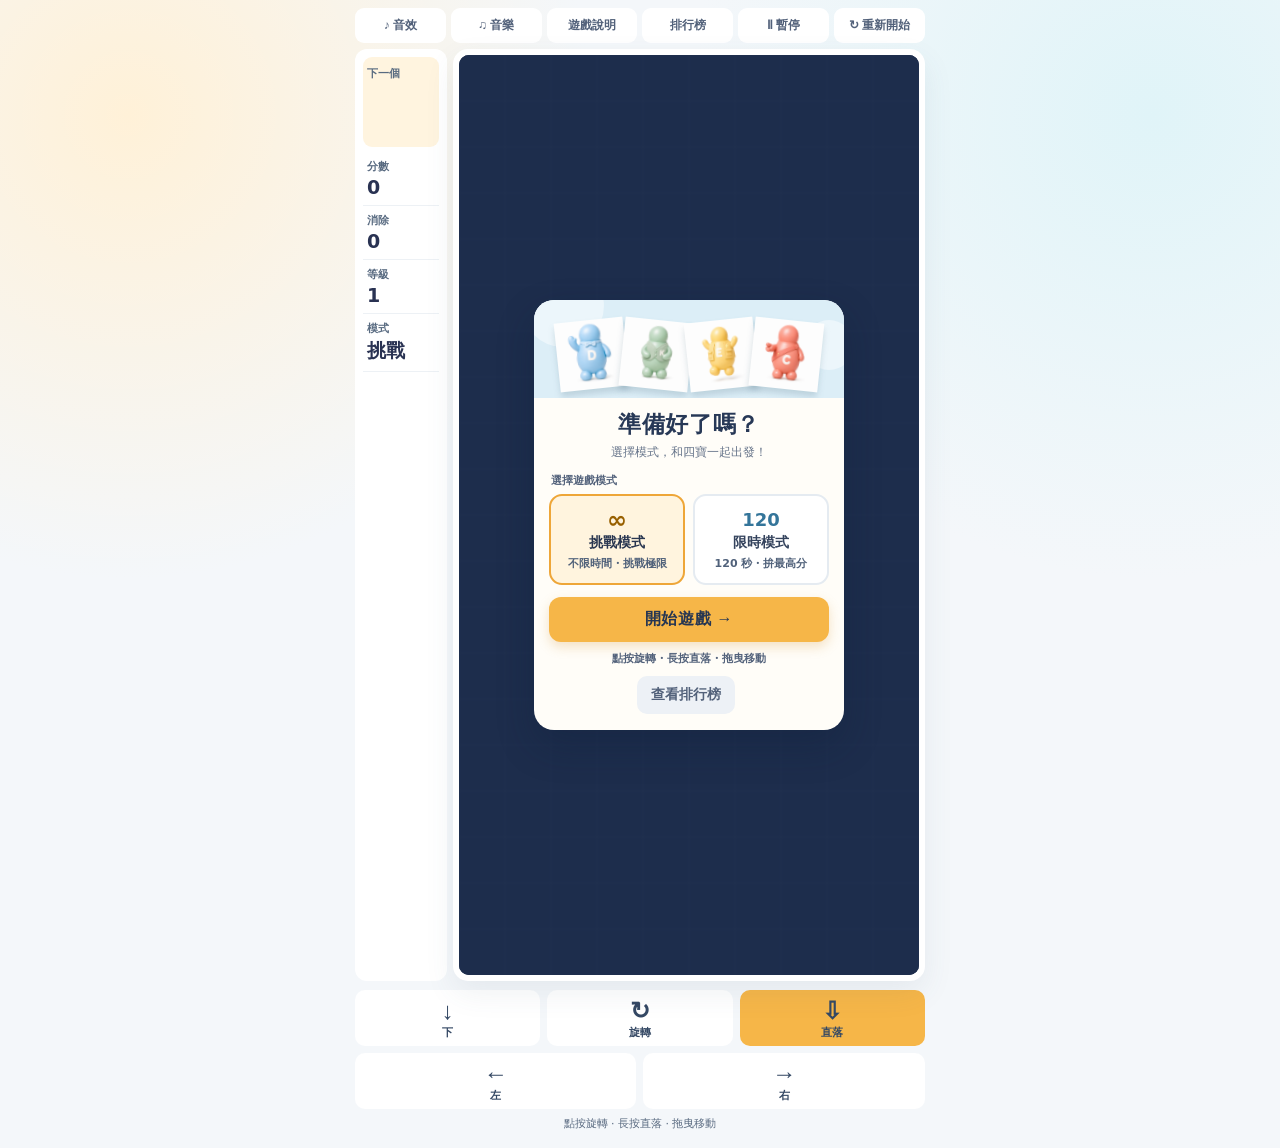
<file: index.html>
<!doctype html><html lang="zh-Hant"><head><meta charset="utf-8"><meta name="viewport" content="width=device-width,initial-scale=1,viewport-fit=cover"><title>四寶方塊｜呼吸小氣球</title><link rel="stylesheet" href="style.css?v=20261102-8"></head><body>
<main class="shell"><div class="game-layout"><div class="toolbar"><button id="sound" aria-pressed="true" aria-label="音效開啟">♪ 音效</button><button id="music" aria-pressed="true" aria-label="音樂開啟">♫ 音樂</button><button id="help">遊戲說明</button><button id="ranking">排行榜</button><button id="pause">Ⅱ 暫停</button><button id="restart">↻ 重新開始</button></div><div class="play-layout"><div class="scorebar"><div><small>分數</small><strong id="score">0</strong></div><div><small>消除</small><strong id="lines">0</strong></div><div><small>等級</small><strong id="level">1</strong></div><div><small>模式</small><strong id="mode-display">挑戰</strong></div><div class="next"><small>下一個</small><canvas id="next" width="120" height="100" aria-label="下一個方塊"></canvas></div></div><div class="board-wrap"><div class="board-area"><canvas id="board" width="300" height="600" aria-label="遊戲棋盤"></canvas><div id="board-timer" class="board-timer" hidden aria-label="剩餘時間"><span>剩餘</span><strong id="time">120</strong><span>秒</span></div><div id="feedback" class="feedback" aria-hidden="true"></div><div class="overlay" id="overlay"><div class="overlay-card"><div class="team" aria-label="四寶集合"><img src="character-d.png" alt="D寶"><img src="character-k.png" alt="K寶"><img src="character-e.png" alt="E寶"><img src="character-c.png" alt="C寶"></div><h2 id="overlay-title">準備好了嗎？</h2><p id="overlay-text">選擇模式，和四寶一起出發！</p><div id="setup"><fieldset class="mode-options"><legend>選擇遊戲模式</legend><label><input type="radio" name="mode" value="challenge" checked><span><i class="mode-icon" aria-hidden="true">∞</i><b>挑戰模式</b><small>不限時間・挑戰極限</small></span></label><label><input type="radio" name="mode" value="timed"><span><i class="mode-icon" aria-hidden="true">120</i><b>限時模式</b><small>120 秒・拚最高分</small></span></label></fieldset></div><form id="result-form" hidden><label for="nickname">輸入暱稱，登錄公開排行榜</label><div class="result-input"><input id="nickname" maxlength="12" placeholder="輸入暱稱"><button type="submit">登錄成績</button></div><p id="result-status" role="status"></p></form><div id="coupon-area" class="coupon-area" hidden><a class="coupon-button" href="https://www.dk-shoes.com.tw/v2/GameModule/40931/gpc001/2026070241306" target="_blank" rel="noopener noreferrer">玩輪盤拿好康</a></div><button id="start" class="primary">開始遊戲 →</button><p id="start-hint" class="start-hint">點按旋轉・長按直落・拖曳移動</p><button id="overlay-ranking" class="secondary overlay-ranking" type="button">查看排行榜</button><button id="menu" class="secondary" hidden>返回選擇模式</button></div></div></div></div></div><div class="controls" aria-label="遊戲按鈕"><button type="button" data-action="down" aria-label="向下">↓<small>下</small></button><button type="button" data-action="rotateRight" aria-label="向右旋轉">↻<small>旋轉</small></button><button type="button" data-action="drop" aria-label="直落">⇩<small>直落</small></button><button type="button" data-action="left" aria-label="向左">←<small>左</small></button><button type="button" data-action="right" aria-label="向右">→<small>右</small></button></div><p class="hint">點按旋轉 · 長按直落 · 拖曳移動</p></div></main>
<dialog id="info-dialog"><div class="dialog-head"><h2 id="dialog-title"></h2><button id="close-dialog" aria-label="關閉">✕</button></div><div id="dialog-body"></div></dialog><script src="game.js?v=20261102-8"></script></body></html>
</file>
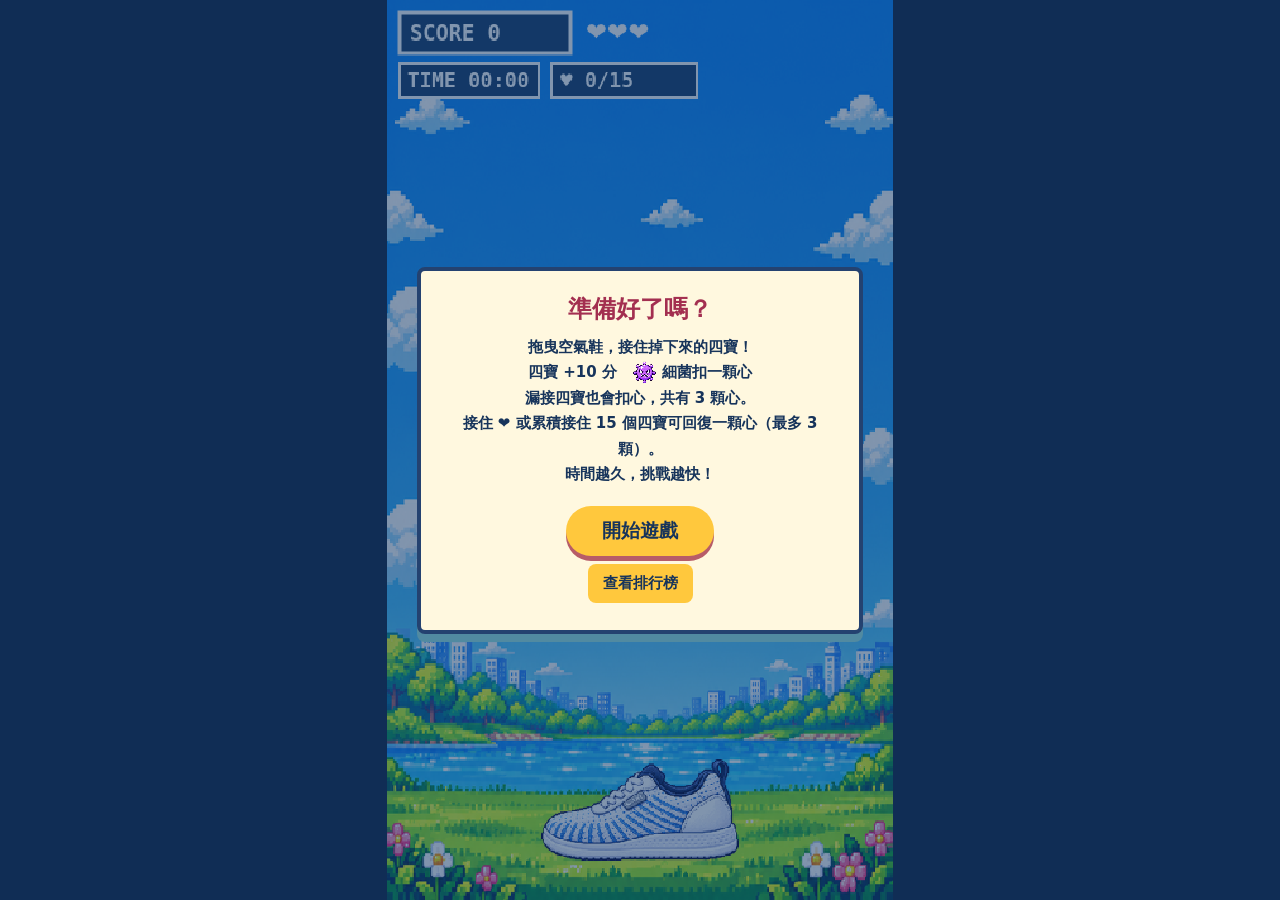
<file: catch-game/index.html>
<!doctype html>
<html lang="zh-Hant"><head><meta charset="utf-8"><meta name="viewport" content="width=device-width,initial-scale=1,viewport-fit=cover"><title>小氣球接接樂</title><style>*{box-sizing:border-box}html,body{margin:0;width:100%;height:100%;background:#102d55;font-family:system-ui,sans-serif}body{display:grid;place-items:center;overflow:hidden}.shell{width:min(100vw,56.25dvh);height:min(100dvh,177.7778vw)}h1,.sub,.hint{display:none}.stage{position:relative;width:100%;height:100%;overflow:hidden;touch-action:none;background:#168beb}canvas{display:block;width:100%;height:100%;image-rendering:pixelated}.pause{position:absolute;right:3%;top:1.5%;border:3px solid #a85a00;border-radius:8px;background:#ffd43c;color:#173a6c;font-size:20px;font-weight:bold;padding:4px 11px;cursor:pointer;z-index:2}.pause[hidden]{display:none}.sound{position:absolute;right:16%;top:1.5%;border:3px solid #a85a00;border-radius:8px;background:#ffd43c;color:#173a6c;font-size:18px;padding:4px 8px;z-index:2;cursor:pointer}.sound[hidden]{display:none}.overlay{position:absolute;inset:0;display:flex;align-items:center;justify-content:center;background:#14396788;padding:6%}.overlay.hidden{display:none}.card{background:#fff8df;color:#17345b;border:4px solid #244270;border-radius:8px;padding:22px 14px;width:100%;box-shadow:0 8px 0 #518aa1;text-align:center}.card h2{margin:0 0 10px;color:#a32f50}.germ-icon{width:25px;height:25px;vertical-align:middle;image-rendering:pixelated}.card p{line-height:1.7;font-size:15px;font-weight:600;color:#17345b;margin:6px}.btn{border:0;border-radius:30px;background:#ffc83d;color:#17345b;font-weight:bold;font-size:19px;padding:12px 36px;box-shadow:0 5px 0 #b75c68;cursor:pointer;margin:12px 0 3px}.rank-area{max-height:38dvh;overflow:auto}.card input{width:60%;padding:9px;border:2px solid #244270;border-radius:6px;font-size:16px}.card .smallbtn,.wheel{display:inline-block;border:0;border-radius:8px;background:#ffc83d;color:#17345b;font-weight:bold;font-size:15px;padding:10px 15px;margin:5px;text-decoration:none;cursor:pointer}.card.result{padding:14px 14px 16px;max-height:94%;overflow-y:auto}.card.result h2{margin-bottom:2px}.card.result #message{line-height:1.3;margin:2px 0 8px}.result-score{display:block;color:#b02e49;font-size:clamp(34px,10vw,48px);font-weight:900;line-height:1.05;margin:3px 0}.card.result .wheel{display:block;background:#fa596d;color:#fff;font-size:20px;border:3px solid #9d2d45;border-radius:13px;padding:13px 10px;margin:8px auto;box-shadow:0 4px 0 #9d2d45}.card.result #start{font-size:15px;padding:9px 28px;margin-top:8px;background:#e5edf1;box-shadow:0 3px 0 #9fb1bd}.card.result .rank-message{margin:2px;min-height:1em}.rank-row{display:flex;justify-content:space-between;border-bottom:1px solid #b7c8d6;padding:5px}.rank-message{min-height:1.5em}.gold-badge{position:absolute;top:12%;left:50%;transform:translateX(-50%);background:#ffe061;color:#654208;padding:5px 12px;font-weight:bold;border:2px solid #a85a00;border-radius:7px;z-index:1}.gold-badge[hidden]{display:none}</style></head><body><main class="shell"><h1>🎈 小氣球接接樂</h1><p class="sub">和小精靈一起收集天空的驚喜！</p><div class="stage" id="stage"><canvas id="game" width="400" height="711" aria-label="接氣球遊戲畫面"></canvas><button class="sound" id="sound" aria-label="關閉音效" aria-pressed="true" hidden>🔊</button><button class="pause" id="pause" aria-label="暫停遊戲" hidden>Ⅱ</button><div id="gold-badge" class="gold-badge" hidden>✦ 黃金模式 ×5 ✦</div><div class="overlay" id="overlay"><div class="card"><h2 id="title">準備好了嗎？</h2><p id="message">拖曳空氣鞋，接住掉下來的四寶！<br>四寶 +10 分　<img class="germ-icon" src="pixel-assets/germ/clean.png" alt="細菌"> 細菌扣一顆心<br>漏接四寶也會扣心，共有 3 顆心。<br>接住 ❤️ 或累積接住 15 個四寶可回復一顆心（最多 3 顆）。<br>時間越久，挑戰越快！</p><button class="btn" id="start">開始遊戲</button><div id="extra"><button type="button" class="smallbtn" id="ranking">查看排行榜</button></div></div></div></div><p class="hint">手機：拖曳畫面　｜　電腦：拖曳或按方向鍵 / A、D</p></main><script src="leaderboard.js"></script><script>
const c=document.querySelector('#game'),ctx=c.getContext('2d'),stage=document.querySelector('#stage'),overlay=document.querySelector('#overlay'),title=document.querySelector('#title'),message=document.querySelector('#message'),start=document.querySelector('#start');const shoe=new Image();shoe.src='pixel-assets/shoe/trimmed.png';const sprites=['c','d','e','k'].map(n=>{let i=new Image();i.src='pixel-assets/'+n+'/clean.png';return i});const bg=new Image();bg.src='pixel-assets/background.png';const germ=new Image();germ.src='pixel-assets/germ/clean.png';const pause=document.querySelector('#pause'),sound=document.querySelector('#sound');let audio=null,soundOn=true,particles=[],popups=[],bounce=0,shake=0,flash=0,scorePulse=0;let paused=false,goldenNext=false,goldenMode=false,runId=0,rankSaved=false,rankSubmitting=false;const extra=document.querySelector('#extra'),badge=document.querySelector('#gold-badge');let state='ready',score=0,lives=3,caught=0,items=[],player=200,keys={},last=0,elapsed=0,spawn=0;const colors=['#ff9eaa','#ffd477','#9be1d5','#bcb2ef','#8bcbee'];
function tone(bad){if(!soundOn)return;try{const A=window.AudioContext||window.webkitAudioContext;if(!A)return;audio=audio||new A();if(audio.state==='suspended')audio.resume();const now=audio.currentTime;for(let i=0;i<(bad?1:2);i++){let o=audio.createOscillator(),g=audio.createGain();o.type=bad?'sawtooth':'square';o.frequency.setValueAtTime(bad?190:520+i*200,now+i*.065);o.frequency.exponentialRampToValueAtTime(bad?90:720+i*220,now+i*.065+.09);g.gain.setValueAtTime(.035,now+i*.065);g.gain.exponentialRampToValueAtTime(.001,now+i*.065+.12);o.connect(g);g.connect(audio.destination);o.start(now+i*.065);o.stop(now+i*.065+.13)}}catch(e){}}
function feedback(x,y,bad,miss=false,heart=false){bounce=bad?.15:.22;shake=bad?.18:0;flash=bad?.18:0;scorePulse=bad?0:.22;popups.push({x,y,life:.8,text:bad?(miss?'漏接！':'小心！'):heart?'❤️ +1':'+10',bad});for(let i=0;i<(bad?9:14);i++){let angle=Math.random()*Math.PI*2,speed=50+Math.random()*150;particles.push({x,y,vx:Math.cos(angle)*speed,vy:Math.sin(angle)*speed-35,life:.35+Math.random()*.3,max:.65,color:bad?['#af6ee8','#ff758d','#fff'][i%3]:['#ffe65a','#fff','#8cfcff','#ff9ac2'][i%4],size:3+Math.random()*5})}tone(bad);if(bad&&navigator.vibrate)navigator.vibrate(35)}
function begin(){start.parentNode.classList.remove('result');start.parentNode.insertBefore(start,extra);goldenMode=goldenNext;goldenNext=false;runId++;rankSaved=false;rankSubmitting=false;badge.hidden=!goldenMode;extra.innerHTML='<button type="button" class="smallbtn" id="ranking">查看排行榜</button>';particles=[];popups=[];bounce=shake=flash=scorePulse=0;sound.hidden=false;score=0;lives=3;caught=0;items=[];player=200;elapsed=0;spawn=0;last=0;keys={};state='playing';paused=false;pause.hidden=false;pause.textContent='Ⅱ';overlay.classList.add('hidden');requestAnimationFrame(loop)}
function formatTime(seconds){const n=Math.floor(seconds);return String(Math.floor(n/60)).padStart(2,'0')+':'+String(n%60).padStart(2,'0')}
function end(){state='over';badge.hidden=true;pause.hidden=true;sound.hidden=true;title.textContent='遊戲結束！';message.innerHTML=`這次收集了 <strong class="result-score">${score.toLocaleString()} 分</strong>堅持時間 ${formatTime(elapsed)}`;start.textContent='再玩一次';start.parentNode.classList.add('result');start.parentNode.appendChild(start);showResult();overlay.classList.remove('hidden')}
function balloon(x,y,color){ctx.strokeStyle='#9eb4b2';ctx.lineWidth=1.5;ctx.beginPath();ctx.moveTo(x,y+17);ctx.quadraticCurveTo(x+8,y+28,x,y+38);ctx.stroke();ctx.fillStyle=color;ctx.beginPath();ctx.ellipse(x,y,14,18,0,0,Math.PI*2);ctx.fill();ctx.fillStyle='#ffffff99';ctx.beginPath();ctx.ellipse(x-5,y-7,3,6,.4,0,7);ctx.fill();ctx.fillStyle=color;ctx.fillRect(x-3,y+16,6,4)}
function cloud(x,y){ctx.fillStyle='#81959e';ctx.beginPath();ctx.arc(x-9,y,10,0,7);ctx.arc(x+2,y-7,13,0,7);ctx.arc(x+13,y,10,0,7);ctx.fill();ctx.fillStyle='#fff';ctx.fillRect(x-7,y-1,3,3);ctx.fillRect(x+5,y-1,3,3)}
function draw(){ctx.clearRect(0,0,400,711);ctx.imageSmoothingEnabled=false;ctx.save();if(shake>0)ctx.translate((Math.random()-.5)*6,(Math.random()-.5)*5);if(bg.complete&&bg.naturalWidth)ctx.drawImage(bg,0,0,400,711);else{ctx.fillStyle='#168beb';ctx.fillRect(0,0,400,711)}for(const o of items){if(o.heart){ctx.font='36px system-ui';ctx.textAlign='center';ctx.fillText('❤️',o.x,o.y+13);ctx.textAlign='left';continue}const sprite=o.bad?germ:sprites[o.kind];if(sprite.complete&&sprite.naturalWidth){ctx.save();ctx.translate(o.x,o.y);ctx.rotate(Math.sin(elapsed*4+o.phase)*.12);ctx.drawImage(sprite,-35,-35,70,70);ctx.restore()}}if(shoe.complete&&shoe.naturalWidth){let lift=bounce>0?Math.sin((bounce/.22)*Math.PI)*8:0;ctx.drawImage(shoe,player-78,600-lift,156,156*shoe.naturalHeight/shoe.naturalWidth)}for(const p of particles){ctx.globalAlpha=Math.min(1,p.life/.2);ctx.fillStyle=p.color;ctx.fillRect(p.x,p.y,p.size,p.size)}ctx.globalAlpha=1;for(const p of popups){ctx.globalAlpha=Math.min(1,p.life/.25);ctx.font='bold 25px system-ui';ctx.textAlign='center';ctx.lineWidth=4;ctx.strokeStyle='#183766';ctx.strokeText(p.text,p.x,p.y);ctx.fillStyle=p.bad?'#ff8787':'#ffeb58';ctx.fillText(p.text,p.x,p.y)}ctx.globalAlpha=1;ctx.restore();if(flash>0){ctx.globalAlpha=flash*1.1;ctx.fillStyle=shake>0?'#ff526c':'#fff5a6';ctx.fillRect(0,0,400,711);ctx.globalAlpha=1}ctx.fillStyle='#143967';ctx.fillRect(10,10,135,32);ctx.strokeStyle='#fff';ctx.lineWidth=3;ctx.strokeRect(10,10,135,32);ctx.fillStyle=scorePulse>0?'#ffe45b':'#fff';ctx.textAlign='left';ctx.font='bold 17px monospace';ctx.fillText('SCORE '+score,18,32);ctx.font='20px system-ui';ctx.fillText('❤️'.repeat(lives),157,32);ctx.fillStyle='#143967';ctx.fillRect(10,50,110,27);ctx.strokeStyle='#fff';ctx.lineWidth=2;ctx.strokeRect(10,50,110,27);ctx.fillStyle='#fff';ctx.font='bold 16px monospace';ctx.fillText('TIME '+formatTime(elapsed),16,69);ctx.fillStyle='#143967';ctx.fillRect(130,50,115,27);ctx.strokeStyle='#fff';ctx.strokeRect(130,50,115,27);ctx.fillStyle='#fff';ctx.fillText('♥ '+caught+'/15',137,69)}
function loop(t){if(state!=='playing')return;let dt=Math.min((t-(last||t))/1000,.04);last=t;elapsed+=dt;spawn+=dt;bounce=Math.max(0,bounce-dt);shake=Math.max(0,shake-dt);flash=Math.max(0,flash-dt);scorePulse=Math.max(0,scorePulse-dt);for(const p of particles){p.life-=dt;p.x+=p.vx*dt;p.y+=p.vy*dt;p.vy+=210*dt}particles=particles.filter(p=>p.life>0);for(const p of popups){p.life-=dt;p.y-=55*dt}popups=popups.filter(p=>p.life>0);if(keys.left)player-=250*dt;if(keys.right)player+=250*dt;player=Math.max(40,Math.min(360,player));if(spawn>Math.max(.38,1.12-elapsed*.008)){spawn=0;let roll=Math.random();items.push({x:25+Math.random()*350,y:-25,heart:roll<.025,bad:roll>=.025&&roll<.225,kind:Math.floor(Math.random()*4),phase:Math.random()*6.28,speed:(100+Math.min(elapsed*1.6,150))*(.7+Math.random()*.7)})}for(let i=items.length-1;i>=0;i--){let o=items[i];o.y+=o.speed*dt;if(o.y>600&&o.y<660&&Math.abs(o.x-player)<55){if(o.heart){let restored=lives<3;lives=Math.min(3,lives+1);feedback(o.x,580,false,false,restored);if(!restored)popups[popups.length-1].text='滿血！'}else{if(o.bad)lives--;else{score+=goldenMode?50:10;caught++;if(caught>=15){caught=0;if(lives<3){lives++;popups.push({x:player,y:545,life:1,text:'❤️ +1',bad:false})}}}feedback(o.x,580,o.bad);if(!o.bad&&goldenMode)popups[popups.length-1].text='+50'}items.splice(i,1)}else if(o.y>720){if(!o.bad&&!o.heart){lives--;feedback(o.x,660,true,true)}items.splice(i,1)}if(lives<=0){draw();end();return}}draw();requestAnimationFrame(loop)}
sound.addEventListener('click',()=>{soundOn=!soundOn;sound.textContent=soundOn?'🔊':'🔇';sound.setAttribute('aria-label',soundOn?'關閉音效':'開啟音效');sound.setAttribute('aria-pressed',String(soundOn))});function showResult(){extra.innerHTML=`<form id="rank-form"><label for="rank-name">輸入暱稱，登錄公開排行榜</label><br><input id="rank-name" maxlength="24" autocomplete="nickname" placeholder="輸入暱稱" ${goldenMode?'value="DKEC" readonly':''}><button class="smallbtn" id="rank-submit">登錄</button><p class="rank-message" id="rank-message" role="status">${goldenMode?'黃金模式：本局分數 ×5':''}</p></form><button type="button" class="smallbtn" id="ranking">查看排行榜</button><a class="wheel" href="https://www.dk-shoes.com.tw/v2/GameModule/40931/gpc001/2026070241306" target="_blank" rel="noopener noreferrer">玩輪盤領好康 ↗</a>`;}
function showRanking(){const old=extra.innerHTML;extra.innerHTML='<div class="rank-area"><h2>排行榜</h2><p id="rank-status">讀取中…</p><div id="rank-list"></div></div><button type="button" class="smallbtn" id="rank-back">返回</button>';start.hidden=true;const list=document.querySelector('#rank-list'),status=document.querySelector('#rank-status');window.CatchLeaderboard.read().then(data=>{if(!list.isConnected)return;status.textContent=data.records.length?'依分數由高到低':'目前還沒有紀錄';for(const [i,r] of data.records.entries()){const row=document.createElement('div'),name=document.createElement('span'),points=document.createElement('b');row.className='rank-row';name.textContent=(i+1)+'. '+String(r.name||'')+(r.golden?' ✨':'');points.textContent=Number(r.score).toLocaleString()+' 分';row.append(name,points);list.append(row)}}).catch(e=>{if(list.isConnected)status.textContent=e.message});document.querySelector('#rank-back').onclick=()=>{start.hidden=false;if(state==='over')showResult();else extra.innerHTML=old}}
extra.addEventListener('click',e=>{if(e.target.id==='ranking')showRanking()});extra.addEventListener('submit',e=>{if(e.target.id!=='rank-form')return;e.preventDefault();if(rankSaved||rankSubmitting)return;let msg=document.querySelector('#rank-message'),button=document.querySelector('#rank-submit'),name;try{name=window.CatchLeaderboard.nickname(document.querySelector('#rank-name').value)}catch(err){msg.textContent=err.message;return}if(!goldenMode&&name.toUpperCase()==='DKEC'){goldenNext=true;msg.textContent='黃金模式已啟動，下一局分數 ×5！';return}rankSubmitting=true;button.disabled=true;msg.textContent='正在登錄排行榜…';const current=runId;window.CatchLeaderboard.submit({nickname:goldenMode?'DKEC':name,score,character:'c',golden:goldenMode}).then(()=>{if(current!==runId)return;rankSubmitting=false;rankSaved=true;if(msg.isConnected){msg.textContent='成績已登錄排行榜！';button.textContent='已登錄'}}).catch(err=>{if(current!==runId)return;rankSubmitting=false;if(msg.isConnected){button.disabled=false;msg.textContent=err.message}})});
start.addEventListener('click',()=>{if(paused){paused=false;state='playing';last=0;overlay.classList.add('hidden');pause.textContent='Ⅱ';requestAnimationFrame(loop)}else begin()});pause.addEventListener('click',()=>{if(state!=='playing')return;state='paused';paused=true;keys={};extra.innerHTML='<button type="button" class="smallbtn" id="ranking">查看排行榜</button>';title.textContent='遊戲暫停';message.textContent='休息一下，準備好再繼續！';start.textContent='繼續遊戲';pause.textContent='▶';overlay.classList.remove('hidden')});addEventListener('keydown',e=>{if(state!=='playing'||e.target?.isContentEditable||['INPUT','TEXTAREA','SELECT'].includes(e.target?.tagName))return;if(['ArrowLeft','a','A'].includes(e.key)){keys.left=true;e.preventDefault()}if(['ArrowRight','d','D'].includes(e.key)){keys.right=true;e.preventDefault()}});addEventListener('keyup',e=>{if(['ArrowLeft','a','A'].includes(e.key))keys.left=false;if(['ArrowRight','d','D'].includes(e.key))keys.right=false});addEventListener('blur',()=>keys={});function move(e){if(state!=='playing')return;let r=c.getBoundingClientRect();player=Math.max(40,Math.min(360,(e.clientX-r.left)*400/r.width));draw()}for(const asset of [bg,shoe,germ,...sprites])asset.addEventListener('load',()=>{if(state!=='playing')draw()});c.addEventListener('pointerdown',e=>{c.setPointerCapture(e.pointerId);move(e)});c.addEventListener('pointermove',e=>{if(c.hasPointerCapture(e.pointerId))move(e)});draw();
</script></body></html>
</file>
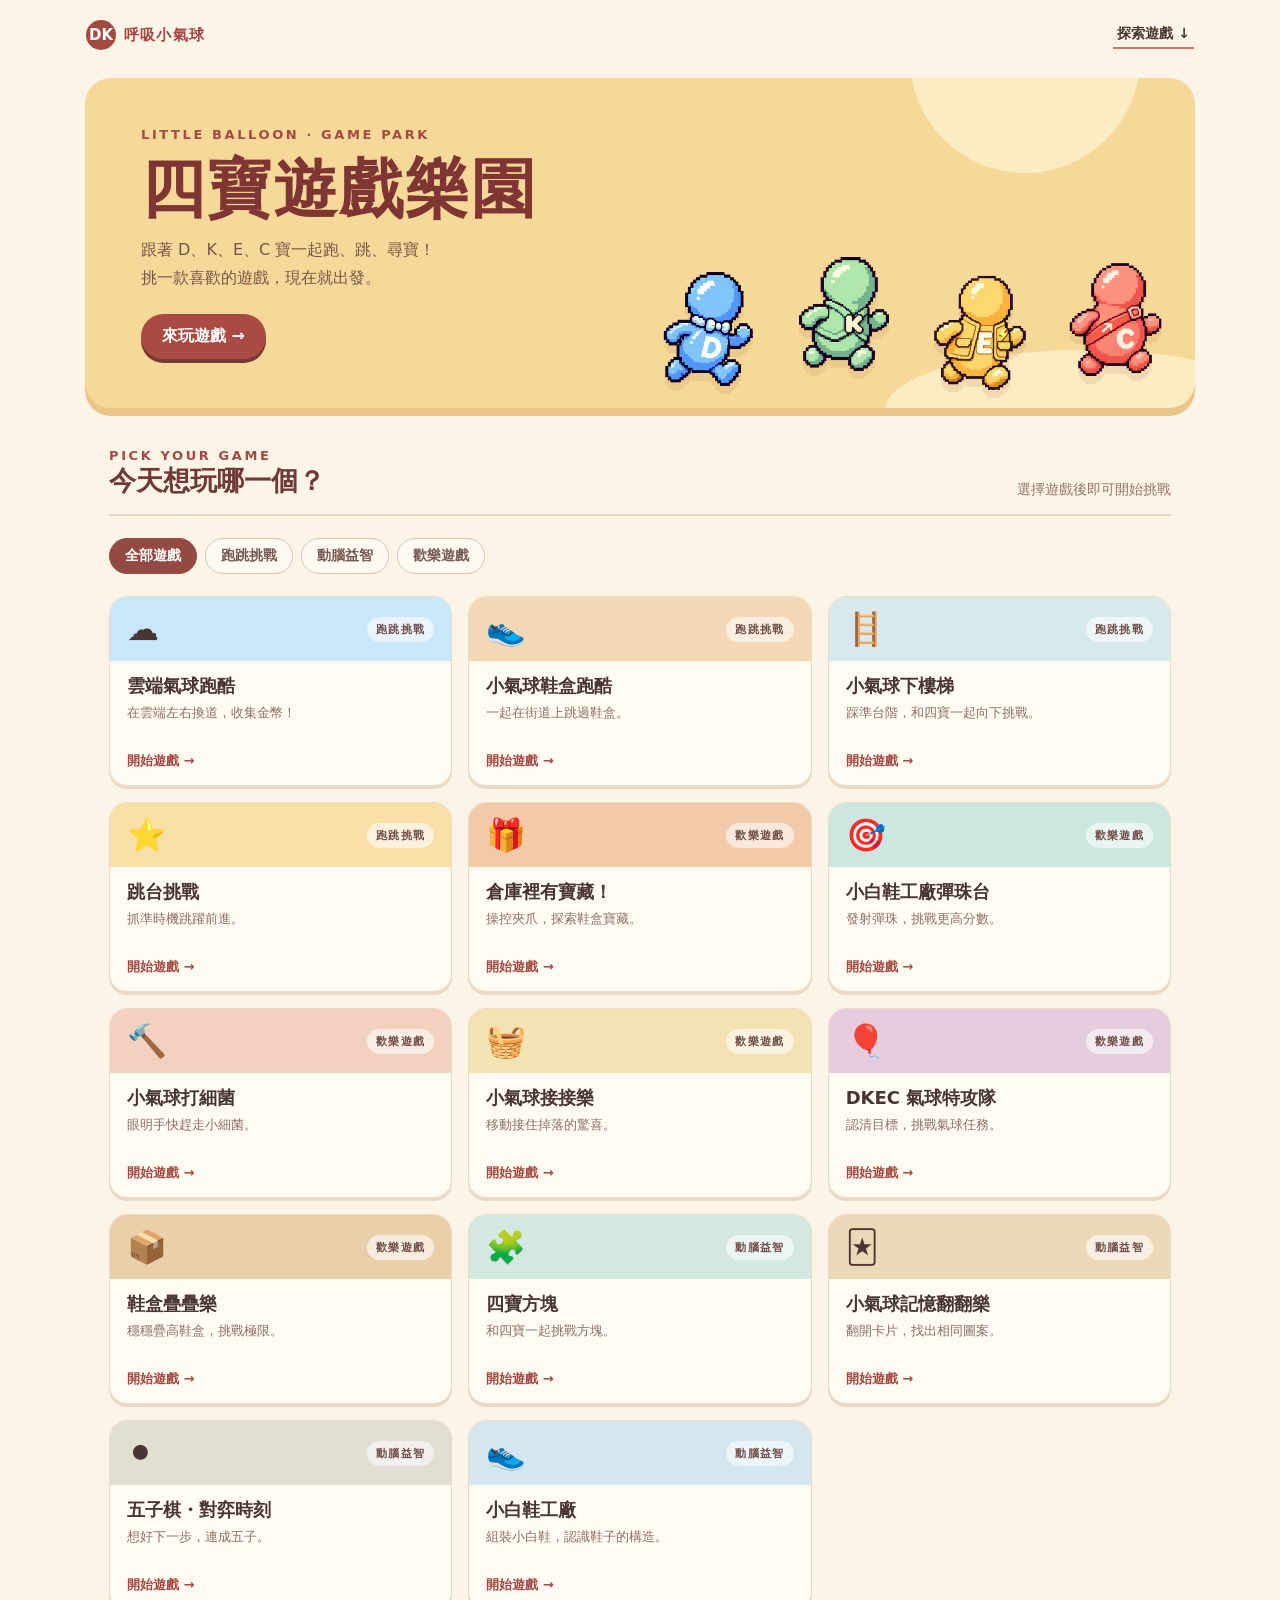
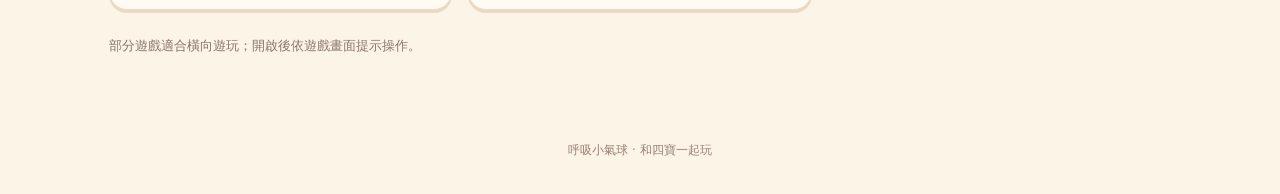
<file: games/index.html>
<!doctype html>
<html lang="zh-Hant"><head><meta charset="utf-8"><meta name="viewport" content="width=device-width,initial-scale=1"><meta name="theme-color" content="#fff6e8"><title>呼吸小氣球｜四寶遊戲樂園</title><style>
:root{color-scheme:light;--ink:#493634;--paper:#fff9ee;--red:#ad4942;--border:#e9d9c2}*{box-sizing:border-box}body{margin:0;background:#fbf4e7;color:var(--ink);font-family:system-ui,-apple-system,"Microsoft JhengHei",sans-serif}a{color:inherit}header{max-width:1160px;margin:auto;padding:20px 26px;display:flex;align-items:center;justify-content:space-between;gap:14px}.brand{font-weight:900;color:#a44941;letter-spacing:.08em;font-size:15px}.brand span{display:inline-block;background:#a44941;color:white;border-radius:50%;width:30px;height:30px;line-height:30px;text-align:center;margin-right:8px;letter-spacing:0}.top-link{font-size:14px;font-weight:700;text-decoration:none;border-bottom:2px solid #ca7864;padding:4px}.hero{max-width:1110px;margin:8px auto 40px;min-height:330px;border-radius:26px;background:#f6d998;position:relative;overflow:hidden;display:flex;align-items:center;padding:45px 56px;box-shadow:0 8px 0 #eac58a}.hero:before,.hero:after{content:"";position:absolute;background:#fff6d8;opacity:.7;border-radius:50%}.hero:before{width:230px;height:230px;right:5%;top:-135px}.hero:after{width:400px;height:120px;right:-90px;bottom:-62px}.intro{z-index:1;max-width:520px}.eyebrow{font-size:13px;font-weight:900;letter-spacing:.2em;color:#a44a42}.hero h1{font-size:clamp(38px,6vw,64px);line-height:1.06;letter-spacing:.03em;margin:14px 0 12px;color:#7f3533}.hero p{font-size:16px;line-height:1.8;margin:0;color:#76544b}.hero a{display:inline-block;background:#a94b43;color:#fff;border-radius:999px;padding:12px 21px;text-decoration:none;font-weight:800;margin-top:21px;box-shadow:0 4px 0 #783a34}.characters{position:absolute;right:2%;bottom:12px;width:47%;height:210px;display:flex;align-items:end;justify-content:center;z-index:1}.characters img{width:26%;object-fit:contain;filter:drop-shadow(0 8px 0 #bd8b5730)}.characters img:nth-child(2){transform:translateY(-15px)}.characters img:nth-child(3){transform:translateY(4px)}.characters img:nth-child(4){transform:translateY(-10px)}main{max-width:1110px;margin:auto;padding:0 24px 65px}.section-header{display:flex;align-items:end;justify-content:space-between;gap:15px;border-bottom:2px solid #e6d5bb;padding-bottom:15px;margin-bottom:22px}.section-header h2{margin:0;font-size:27px;color:#703a37}.section-header p{margin:0;font-size:14px;color:#927568}.filters{display:flex;flex-wrap:wrap;gap:8px;margin-bottom:22px}.filter{border:1px solid #dac5ad;background:#fffaf1;color:#755952;border-radius:999px;padding:8px 15px;font:inherit;font-size:14px;font-weight:700;cursor:pointer}.filter[aria-pressed="true"]{background:#934a43;color:white;border-color:#934a43}.grid{display:grid;grid-template-columns:repeat(3,minmax(0,1fr));gap:16px}.game{display:flex;flex-direction:column;min-height:190px;background:#fffaf2;border:1px solid #eadbc8;border-radius:18px;overflow:hidden;text-decoration:none;transition:transform .15s,box-shadow .15s;box-shadow:0 3px 0 #e9d9c5}.game:hover,.game:focus-visible{transform:translateY(-3px);box-shadow:0 8px 0 #e9d9c5;outline-color:#a44941}.game[hidden]{display:none}.game-art{height:64px;display:flex;align-items:center;justify-content:space-between;padding:0 17px;background:var(--color);font-size:32px}.game-art small{font-size:11px;letter-spacing:.12em;font-weight:900;color:#704d49;background:#fff9;border-radius:30px;padding:5px 9px}.game-content{display:flex;flex-direction:column;gap:5px;padding:13px 17px 15px;flex:1}.game h3{font-size:18px;line-height:1.35;margin:0}.game p{font-size:13px;color:#8b7064;margin:0;line-height:1.55}.play{font-size:13px;font-weight:900;color:#a44941;margin-top:auto;padding-top:10px}.note{font-size:13px;color:#8c7569;margin:25px 0 0;line-height:1.7}footer{text-align:center;padding:20px 16px 35px;color:#9a8073;font-size:12px}@media(max-width:760px){header{padding:16px 20px}.hero{margin:4px 16px 34px;padding:30px 25px 165px;min-height:0}.hero h1{font-size:40px}.hero p{font-size:14px}.characters{width:78%;height:145px;right:4%;bottom:0}.grid{grid-template-columns:repeat(2,minmax(0,1fr));gap:11px}main{padding:0 16px 45px}.game{min-height:180px}.game-content{padding:12px}.game-art{padding:0 12px}.game h3{font-size:16px}.section-header{align-items:start;flex-direction:column;gap:5px}.section-header h2{font-size:24px}}@media(max-width:370px){.grid{grid-template-columns:1fr}.game{min-height:0}.game-art{height:54px}}@media(prefers-reduced-motion:reduce){*{transition:none!important;scroll-behavior:auto!important}}
</style></head><body><header><div class="brand"><span>DK</span>呼吸小氣球</div><a class="top-link" href="#games">探索遊戲 ↓</a></header><section class="hero"><div class="intro"><div class="eyebrow">LITTLE BALLOON · GAME PARK</div><h1>四寶遊戲樂園</h1><p>跟著 D、K、E、C 寶一起跑、跳、尋寶！<br>挑一款喜歡的遊戲，現在就出發。</p><a href="#games">來玩遊戲 →</a></div><div class="characters" aria-label="D、K、E、C 寶"><img src="assets/d.png" alt="D 寶"><img src="assets/k.png" alt="K 寶"><img src="assets/e.png" alt="E 寶"><img src="assets/c.png" alt="C 寶"></div></section><main id="games"><div class="section-header"><div><div class="eyebrow">PICK YOUR GAME</div><h2>今天想玩哪一個？</h2></div><p>選擇遊戲後即可開始挑戰</p></div><nav class="filters" aria-label="遊戲分類"><button class="filter" data-filter="all" aria-pressed="true">全部遊戲</button><button class="filter" data-filter="action" aria-pressed="false">跑跳挑戰</button><button class="filter" data-filter="puzzle" aria-pressed="false">動腦益智</button><button class="filter" data-filter="arcade" aria-pressed="false">歡樂遊戲</button></nav><div id="grid" class="grid"></div><p class="note">部分遊戲適合橫向遊玩；開啟後依遊戲畫面提示操作。</p></main><footer>呼吸小氣球 · 和四寶一起玩</footer><script>
const games=[
['雲端氣球跑酷','跑跳挑戰','在雲端左右換道，收集金幣！','☁️','#c9e7fa','sky-runner/','action'],
['小氣球鞋盒跑酷','跑跳挑戰','一起在街道上跳過鞋盒。','👟','#f4d7b5','runner-game/','action'],
['小氣球下樓梯','跑跳挑戰','踩準台階，和四寶一起向下挑戰。','🪜','#d8e9ed','https://sweet294728.github.io/little-balloon-downstairs/','action'],
['跳台挑戰','跑跳挑戰','抓準時機跳躍前進。','⭐','#f8dfa8','jump-game/','action'],
['倉庫裡有寶藏！','歡樂遊戲','操控夾爪，探索鞋盒寶藏。','🎁','#f2c9a9','treasure-game/','arcade'],
['小白鞋工廠彈珠台','歡樂遊戲','發射彈珠，挑戰更高分數。','🎯','#cce7e0','pinball-game/','arcade'],
['小氣球打細菌','歡樂遊戲','眼明手快趕走小細菌。','🔨','#f2d2bf','germ-game/','arcade'],
['小氣球接接樂','歡樂遊戲','移動接住掉落的驚喜。','🧺','#f4e3b2','catch-game/','arcade'],
['DKEC 氣球特攻隊','歡樂遊戲','認清目標，挑戰氣球任務。','🎈','#e5cddd','https://sweet294728.github.io/dkec-balloon-game/','arcade'],
['鞋盒疊疊樂','歡樂遊戲','穩穩疊高鞋盒，挑戰極限。','📦','#e9d0ab','shoe-stack/','arcade'],
['四寶方塊','動腦益智','和四寶一起挑戰方塊。','🧩','#d3e8df','./','puzzle'],
['小氣球記憶翻翻樂','動腦益智','翻開卡片，找出相同圖案。','🃏','#ecd8b7','memory-game/','puzzle'],
['五子棋・對弈時刻','動腦益智','想好下一步，連成五子。','⚫','#e2ded2','gomoku-game/','puzzle'],
['小白鞋工廠','動腦益智','組裝小白鞋，認識鞋子的構造。','👟','#d4e6ef','https://sweet294728.github.io/little-white-shoe-factory/','puzzle']];
const base='https://sweet294728.github.io/four-treasures-blocks/';let grid=document.querySelector('#grid');for(const [name,category,description,icon,color,path,group] of games){let a=document.createElement('a');a.className='game';a.dataset.group=group;a.href=new URL(path,base).href;a.style.setProperty('--color',color);let art=document.createElement('div');art.className='game-art';let sym=document.createElement('span');sym.setAttribute('aria-hidden','true');sym.textContent=icon;let badge=document.createElement('small');badge.textContent=category;art.append(sym,badge);let content=document.createElement('div');content.className='game-content';let title=document.createElement('h3');title.textContent=name;let desc=document.createElement('p');desc.textContent=description;let play=document.createElement('span');play.className='play';play.textContent='開始遊戲 →';content.append(title,desc,play);a.append(art,content);grid.append(a)}for(const b of document.querySelectorAll('.filter'))b.addEventListener('click',()=>{for(const x of document.querySelectorAll('.filter'))x.setAttribute('aria-pressed',String(x===b));for(const card of grid.children)card.hidden=b.dataset.filter!=='all'&&card.dataset.group!==b.dataset.filter});
</script></body></html>
</file>
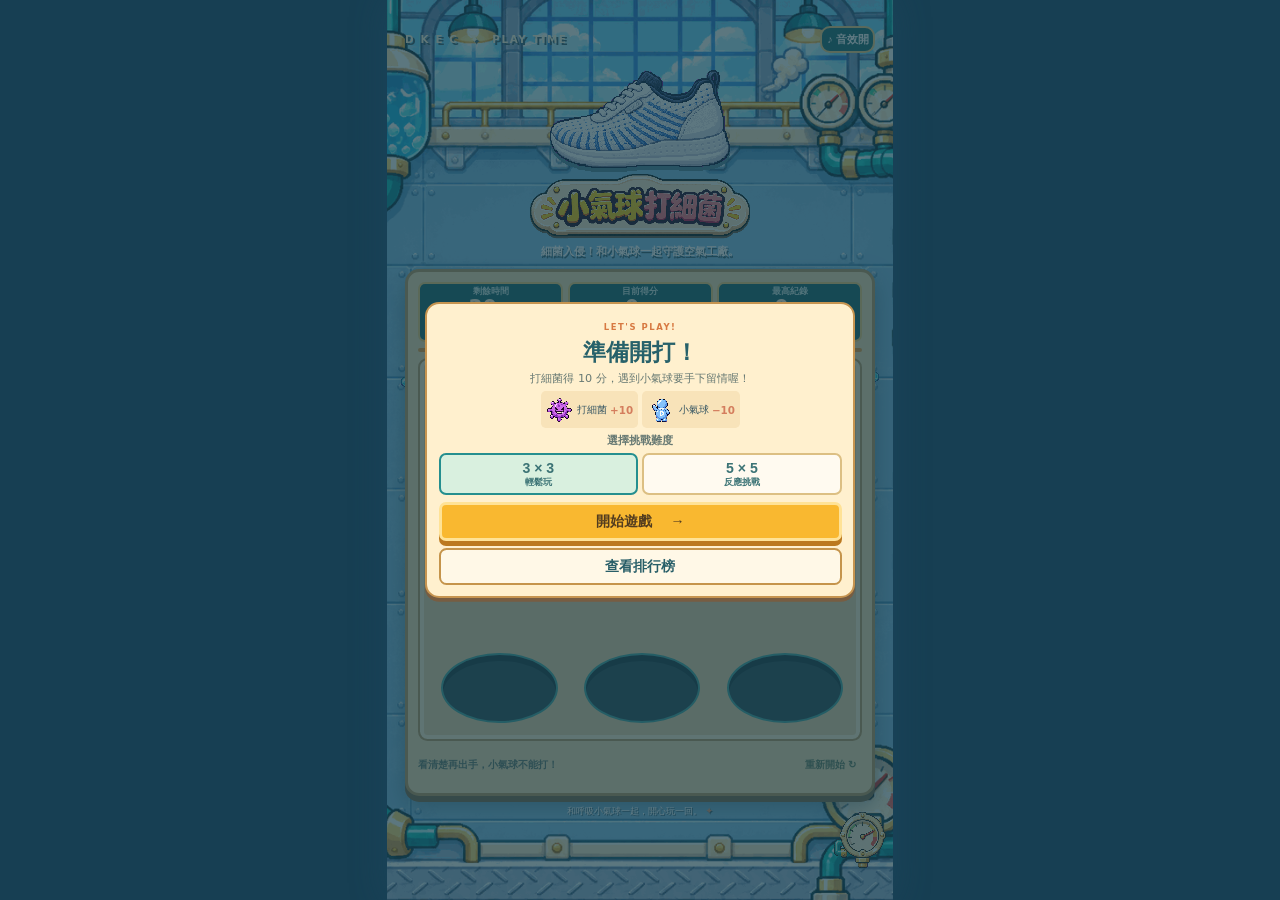
<file: germ-game/index.html>
<!doctype html>
<html lang="zh-Hant"><head><meta charset="utf-8"><meta name="viewport" content="width=device-width,initial-scale=1,viewport-fit=cover"><meta name="theme-color" content="#f8f1df"><title>小氣球打細菌</title><link rel="stylesheet" href="style.css?v=3"></head>
<body><main class="app"><img class="decor bubbles left" src="assets/pixel/bubbles/animation.gif" alt=""><img class="decor bubbles right" src="assets/pixel/bubbles/animation.gif" alt=""><img class="decor gauge" src="assets/pixel/gauge/animation.gif" alt=""><header><span class="brand">D K E C　✦　PLAY TIME</span><button id="pause" class="pause-button" hidden aria-label="暫停遊戲">Ⅱ 暫停</button><button id="sound" class="sound" aria-label="關閉音效" aria-pressed="true">♪ 音效開</button></header><section class="intro"><img class="shoe" src="assets/pixel/shoe.png" alt="白藍色呼吸空氣鞋像素插圖"><p class="eyebrow">準備好考驗你的反應力了嗎？</p><h1><img class="title-art" src="assets/pixel/title.png" alt="小氣球打細菌"></h1><p>細菌入侵！和小氣球一起守護空氣工廠。</p></section><section class="game-card"><div class="topline"><div><small>剩餘時間</small><strong id="time">30 <em>秒</em></strong></div><div class="score"><small>目前得分</small><strong id="score">0 <em>分</em></strong></div><div><small>最高紀錄</small><strong id="best">0 <em>分</em></strong></div></div><div class="progress"><div id="bar"></div></div><div class="board-wrap"><div class="board" id="board" aria-label="遊戲區"></div></div><div class="bottom"><span id="message" aria-live="polite">看清楚再出手，小氣球不能打！</span><button id="restart">重新開始 ↻</button></div></section><footer>和呼吸小氣球一起，開心玩一回。 <span>✦</span></footer><div id="pause-overlay" class="overlay hidden"><div class="modal pause-modal"><h2 id="pause-title">遊戲暫停</h2><div id="pause-menu"><button id="resume" class="start">繼續遊戲</button><button id="pause-restart" class="secondary">重新開始</button><button id="pause-difficulty" class="secondary">選擇難度</button><button id="pause-ranking" class="secondary">查看排行榜</button></div><div id="pause-modes" hidden><p>選擇難度後開始新的一局</p><div class="modes"><button class="pause-mode mode" data-value="3">3 × 3 <small>輕鬆玩</small></button><button class="pause-mode mode" data-value="5">5 × 5 <small>反應挑戰</small></button></div><button id="difficulty-back" class="secondary">返回暫停選單</button></div><div id="ranks" hidden><div class="rank-tabs" role="group" aria-label="排行榜難度"><button type="button" data-rank="3">3 × 3</button><button type="button" data-rank="5">5 × 5</button></div><p id="rank-status" role="status">讀取中…</p><div id="rank-list" class="rank-list"></div><button id="rank-back" class="secondary">返回</button></div></div></div><div id="overlay" class="overlay"><div class="modal"><span class="badge">LET'S PLAY!</span><h2 id="modal-title">準備開打！</h2><p id="modal-text">打細菌得 10 分，遇到小氣球要手下留情喔！</p><div id="result" class="result" hidden aria-live="polite"><span>本次得分</span><strong id="result-score">0</strong><small>分</small></div><div class="legend"><span><img class="legend-icon" src="assets/pixel/germ/idle-1.png" alt="">打細菌 <b>+10</b></span><span><img class="legend-icon" src="assets/pixel/d/idle-1.png" alt="">小氣球 <b>−10</b></span></div><p class="choose">選擇挑戰難度</p><div class="modes"><button data-mode="3" class="mode active">3 × 3 <small>輕鬆玩</small></button><button data-mode="5" class="mode">5 × 5 <small>反應挑戰</small></button></div><div id="rank-result" hidden><form id="rank-form"><label for="rank-name">輸入暱稱登錄排行榜</label><div class="rank-entry"><input id="rank-name" maxlength="24" placeholder="暱稱（最多 12 字）" autocomplete="nickname"><button id="rank-submit" type="submit">登錄</button></div><p id="rank-message" role="status"></p></form><a class="wheel" href="https://www.dk-shoes.com.tw/v2/GameModule/40931/gpc001/2026070241306" target="_blank" rel="noopener noreferrer">玩輪盤領好康 ↗</a></div><button id="start" class="start">開始遊戲 <span>→</span></button><button id="open-ranks" class="secondary" type="button">查看排行榜</button></div></div></main><script src="leaderboard.js?v=3"></script><script src="game.js?v=4"></script></body></html>
</file>
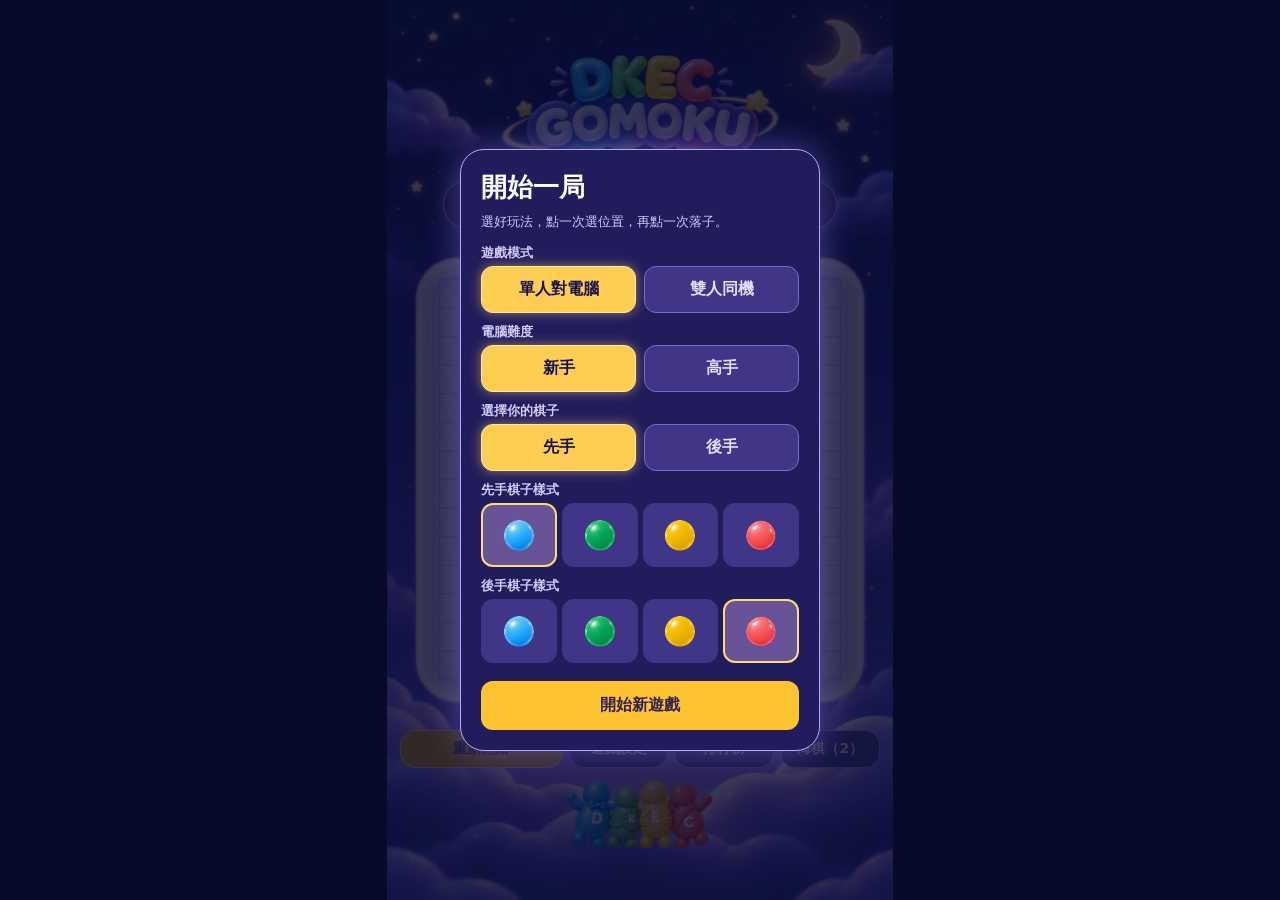
<file: gomoku-game/index.html>
<!doctype html>
<html lang="zh-Hant"><head><meta charset="utf-8"><meta name="viewport" content="width=device-width,initial-scale=1,viewport-fit=cover"><title>五子棋・對弈時刻</title><style>
:root{font-family:system-ui,-apple-system,sans-serif;color:#423324;background:#f5f0e6}*{box-sizing:border-box}body{margin:0;min-height:100vh;display:grid;place-items:center;padding:18px;background:radial-gradient(circle at 20% 10%,#fffdf7,#f1e9da 65%,#e9dfcf)}main{width:min(100%,1000px);display:grid;grid-template-columns:260px minmax(0,1fr);gap:28px;align-items:center}.intro{padding:10px}.eyebrow{font-size:12px;letter-spacing:.24em;font-weight:800;color:#ae7c52}h1{font-size:clamp(42px,6vw,68px);line-height:1;margin:15px 0 10px;letter-spacing:.05em}p{color:#8d7b69;line-height:1.7}.panel{background:#fffaf1;border:1px solid #eadfce;border-radius:24px;padding:20px;box-shadow:0 14px 35px #7a563012;margin-top:28px}.label{font-size:12px;color:#a28a72;font-weight:700;letter-spacing:.1em}.turn{display:flex;align-items:center;gap:12px;font-size:20px;font-weight:800;margin:12px 0}.dot{width:26px;height:26px;border-radius:50%;background:linear-gradient(145deg,#555,#111);box-shadow:0 3px 5px #0003}.dot.white{background:linear-gradient(145deg,#fff,#dad4c9);border:1px solid #d2c8ba}.hint{font-size:13px;min-height:22px;margin:0}.buttons{display:flex;gap:8px;flex-wrap:wrap;margin-top:18px}button,select{font:inherit;border:0;cursor:pointer}button{background:#594333;color:#fff;border-radius:12px;padding:11px 15px;font-weight:700;transition:transform .15s,background .15s}button:hover{background:#765a43;transform:translateY(-2px)}button:active{transform:scale(.94)}button.secondary{background:#eee5d7;color:#715d4a}select{width:100%;margin-top:12px;padding:11px;border-radius:10px;background:#f2eadd;color:#594333;font-weight:700}.game{position:relative;background:#ddb680;border:8px solid #bd8d59;border-radius:18px;box-shadow:0 20px 0 #aa7c4e,0 30px 45px #60462c33;padding:12px;touch-action:manipulation}.game.shake{animation:shake .35s}canvas{display:block;width:100%;aspect-ratio:1;cursor:crosshair;border-radius:7px}.caption{text-align:center;font-size:12px;color:#ad947c;margin:26px 0 0}.toast{position:absolute;left:50%;top:48%;transform:translate(-50%,-50%) scale(.8);background:#fff9ebef;border-radius:22px;padding:20px 35px;text-align:center;box-shadow:0 15px 50px #4b321c55;pointer-events:none;opacity:0;transition:.3s;white-space:nowrap}.toast.show{opacity:1;transform:translate(-50%,-50%) scale(1)}.toast strong{display:block;font-size:28px}.toast small{color:#9c7654}.sound{background:none;color:#917962;padding:4px;float:right}.sound:hover{background:none;color:#57412c}.footer{font-size:12px;color:#ae9b86;margin-top:22px}@keyframes shake{25%{transform:translateX(-4px) rotate(-.3deg)}75%{transform:translateX(4px) rotate(.3deg)}}@media(max-width:720px){body{padding:15px}main{display:flex;flex-direction:column;gap:14px}.intro{width:100%;padding:0}.eyebrow{font-size:10px}h1{font-size:34px;margin:6px 0} .intro>p{display:none}.panel{margin-top:10px;padding:13px 15px}.turn{font-size:17px;margin:6px 0}.buttons{margin-top:8px}.game{width:min(100%,560px);padding:5px;border-width:6px}.caption,.footer{display:none}select{margin-top:6px;padding:8px}}

body{padding:0;overflow:hidden}main{width:min(100vw,56.25vh);height:min(100vh,177.7778vw);aspect-ratio:9/16;display:flex;flex-direction:column;justify-content:center;gap:14px;padding:clamp(12px,3vmin,24px);background:#f8f1e5;overflow:hidden}.intro{width:100%;padding:0}.intro>p,.eyebrow,.footer,.caption{display:none}h1{font-size:clamp(26px,5vh,48px);margin:0 0 8px}.panel{margin:0;padding:12px 15px;border-radius:16px}.turn{margin:6px 0;font-size:18px}.buttons{margin-top:8px}.game{width:100%;padding:5px;border-width:6px;box-shadow:0 10px 0 #aa7c4e,0 16px 30px #60462c33}section:last-child{width:100%}.modal{position:fixed;inset:0;display:grid;place-items:center;background:#30251bc4;padding:20px;z-index:5}.modal[hidden]{display:none}.modal-card{width:min(100%,360px);max-height:95vh;overflow:auto;background:#fffaf1;border-radius:24px;padding:24px;box-shadow:0 20px 60px #30201466}.modal-card h2{margin:0 0 6px;font-size:26px}.modal-card p{margin:0 0 18px;font-size:13px}.group{margin:16px 0}.group>span{display:block;font-size:13px;font-weight:800;color:#9a816b;margin-bottom:8px}.choices{display:flex;gap:8px}.choice{flex:1;background:#efe6d9;color:#725b47;padding:12px 6px}.choice.selected{background:#654a36;color:#fff;box-shadow:0 3px 0 #b78c60}.start{width:100%;margin-top:8px;padding:14px}.setup{background:#eee5d7;color:#715d4a}

body{background:#080c2a;color:#f5f3ff}main{position:relative;justify-content:flex-start;gap:1.2%;padding:3% 4% 3%;background:#11124b url('夢幻星空素材/01-星空背景.png?v=2') center/100% 100% no-repeat}h1{height:16%;min-height:58px;width:100%;margin:0;background:url('夢幻星空素材/07-遊戲標題.png?v=2') center/contain no-repeat;font-size:0}.intro{display:contents}.panel{display:contents}.label{display:none}.turn{flex:none;align-self:center;justify-content:center;width:82%;height:6%;min-height:35px;margin:0;color:#fff;border:1px solid #b1a7ff;border-radius:999px;background:#211b69c9;box-shadow:0 0 12px #9185ff80;font-size:clamp(13px,3vh,19px)}.hint{display:none}.dot{width:22px;height:22px;flex:none}.buttons{position:absolute;left:4%;right:4%;bottom:2.8%;height:6%;display:flex;justify-content:center;gap:6px;margin:0}.buttons button{flex:1;padding:4px;border-radius:15px;color:white;background:#5144aa;border:1px solid #a8a3ff;box-shadow:0 0 10px #9384ff75;font-size:clamp(10px,2vh,14px)}.buttons #restart{flex:1.7;background:#eaae19;color:#2b245a;border-color:#ffe7a1}.buttons button[hidden]{display:none}section:last-of-type{width:100%;flex:none}.game{position:relative;width:100%;border:0;padding:7%;border-radius:0;background:transparent url('夢幻星空素材/02-棋盤底圖.png?v=2') center/100% 100% no-repeat;box-shadow:none}.game canvas{background:transparent}.cast{height:17%;width:100%;flex:none;background:url('夢幻星空素材/03-四寶合照.png?v=2') center/contain no-repeat;margin-top:auto;margin-bottom:10%}.modal{background:#080a2bcf}.modal-card{color:#fff;background:#211c5c;border:1px solid #b5a9ff;box-shadow:0 0 35px #9f84ff70;padding:20px}.modal-card p,.group>span{color:#d3cafa}.choice{color:#e4ddff;background:#403587;border:1px solid #776bc3}.choice.selected{color:#18134c;background:#ffcd52;border-color:#ffe8a0;box-shadow:0 0 12px #ffd66980}.start{color:#352150;background:#ffc332}.piece-choices{display:grid;grid-template-columns:repeat(4,1fr);gap:5px}.piece-choice{display:flex;flex-direction:column;align-items:center;gap:2px;padding:4px 2px;color:#ede9ff;background:#403587;border:2px solid transparent;border-radius:12px;font-size:12px}.piece-choice img{width:100%;max-width:44px;aspect-ratio:1;object-fit:contain}.piece-choice.selected{border-color:#ffdc73;background:#685399}.piece-choice:disabled{opacity:.35;cursor:not-allowed}.group{margin:10px 0}.group>span{margin-bottom:4px}.modal-card p{margin-bottom:8px}.toast{background:#282065ec;color:white;border:1px solid #cabdff}.toast small{color:#d8caff}
.buttons{position:static;order:3;width:100%;height:auto;min-height:38px;flex:none;margin:0;left:auto;right:auto;bottom:auto}.buttons button{min-height:38px}section:last-of-type{order:2}.cast{order:4;flex:1;min-height:0;height:auto;margin:0 0 2%;background-position:center}.piece-choice{justify-content:center;padding:6px}.piece-choice img{max-width:48px}
main{padding-left:1%;padding-right:1%}.game{padding:3%}.hint{display:none}
html,body,main,button,canvas,.modal{-webkit-user-select:none;user-select:none;-webkit-touch-callout:none;-webkit-tap-highlight-color:transparent}button,canvas,.game{touch-action:manipulation}canvas{outline:none}
.continue{width:100%;margin-top:8px}.continue[hidden]{display:none}
.rank-modal{position:fixed;inset:0;z-index:7;background:#080a2bd9;display:grid;place-items:center;padding:20px}.rank-modal[hidden]{display:none}.rank-card{width:min(100%,360px);max-height:90vh;overflow:auto;background:#211c5c;color:white;border:1px solid #b5a9ff;border-radius:22px;padding:20px;box-shadow:0 0 30px #8270db80}.rank-card h2{margin:0 0 8px}.rank-card p{color:#ddd5ff;margin:6px 0}.rank-card input{width:100%;font:inherit;border-radius:10px;padding:10px;margin:8px 0;border:1px solid #a99de9;user-select:text;-webkit-user-select:text}.rank-actions{display:flex;gap:8px;margin-top:10px}.rank-actions button{flex:1;font-size:14px}.rank-row{display:flex;justify-content:space-between;gap:8px;padding:8px 0;border-bottom:1px solid #ffffff25}.rank-tabs{display:flex;gap:8px}.rank-tabs button{flex:1}.rank-status{font-size:13px;min-height:20px}.buttons #ranking{flex:1}
</style></head><body><main><section class="intro"><div class="eyebrow">A LITTLE MOMENT TO PLAY <button id="sound" class="sound" aria-label="切換音效">♫ 音效開</button></div><h1>五子棋</h1><p>擺下一顆棋子，<br>享受一場剛剛好的較量。</p><div class="panel"><div class="label">現在輪到</div><div class="turn"><span id="dot" class="dot"></span><span id="status" aria-live="polite">黑棋落子</span></div><p class="hint" id="hint">先連成五顆，就能獲勝！</p><div class="buttons"><button id="restart">重新開始</button><button id="settings" class="setup">遊戲設定</button><button id="ranking" class="secondary">排行榜</button><button id="undo" class="secondary">悔棋（2）</button><button id="move-order" class="secondary" hidden>查看下棋順序</button></div></div><div class="footer">黑棋先行 · 橫、直、斜連成五子獲勝</div></section><section><div class="game" id="game"><canvas id="board" aria-label="五子棋棋盤，點擊交叉點落子"></canvas><div class="toast" id="toast"><strong id="winner"></strong><small>精彩的一局！</small></div></div><p class="caption">點擊交叉點落子 · 好好享受這一局</p></section><div class="cast" aria-hidden="true"></div></main><div id="modal" class="modal" role="dialog" aria-modal="true" aria-labelledby="modal-title"><div class="modal-card"><h2 id="modal-title">開始一局</h2><p>選好玩法，點一次選位置，再點一次落子。</p><div class="group"><span>遊戲模式</span><div class="choices" id="mode-choices"><button class="choice selected" data-value="ai">單人對電腦</button><button class="choice" data-value="local">雙人同機</button></div></div><div class="group" id="difficulty-group"><span>電腦難度</span><div class="choices" id="difficulty-choices"><button class="choice selected" data-value="easy">新手</button><button class="choice" data-value="hard">高手</button></div></div><div class="group" id="color-group"><span>選擇你的棋子</span><div class="choices" id="color-choices"><button class="choice selected" data-value="1">先手</button><button class="choice" data-value="2">後手</button></div></div><div class="group"><span>先手棋子樣式</span><div class="piece-choices" id="piece-1"><button class="piece-choice selected" data-value="D" aria-label="D寶 藍色" aria-pressed="true"><img src="夢幻星空素材/05-藍色棋子.png" alt=""></button><button class="piece-choice" data-value="K" aria-label="K寶 綠色" aria-pressed="false"><img src="夢幻星空素材/08-綠色棋子.png" alt=""></button><button class="piece-choice" data-value="E" aria-label="E寶 黃色" aria-pressed="false"><img src="夢幻星空素材/09-黃色棋子.png" alt=""></button><button class="piece-choice" data-value="C" aria-label="C寶 紅色" aria-pressed="false"><img src="夢幻星空素材/06-紅色棋子.png" alt=""></button></div></div><div class="group"><span>後手棋子樣式</span><div class="piece-choices" id="piece-2"><button class="piece-choice" data-value="D" aria-label="D寶 藍色" aria-pressed="false"><img src="夢幻星空素材/05-藍色棋子.png" alt=""></button><button class="piece-choice" data-value="K" aria-label="K寶 綠色" aria-pressed="false"><img src="夢幻星空素材/08-綠色棋子.png" alt=""></button><button class="piece-choice" data-value="E" aria-label="E寶 黃色" aria-pressed="false"><img src="夢幻星空素材/09-黃色棋子.png" alt=""></button><button class="piece-choice selected" data-value="C" aria-label="C寶 紅色" aria-pressed="true"><img src="夢幻星空素材/06-紅色棋子.png" alt=""></button></div></div><button id="start" class="start">開始新遊戲</button><button id="continue-game" class="choice continue" hidden>繼續目前棋局</button></div></div><div id="rank-modal" class="rank-modal" hidden role="dialog" aria-modal="true" aria-label="排行榜"><div class="rank-card"><h2>排行榜</h2><p>擊敗電腦後可登錄；依時間由短到長排列。</p><div class="rank-tabs"><button id="rank-easy">新手</button><button id="rank-hard">高手</button></div><p id="rank-status" class="rank-status"></p><div id="rank-list"></div><div class="rank-actions"><button id="rank-close">返回遊戲</button></div></div></div><div id="result-modal" class="rank-modal" hidden role="dialog" aria-modal="true" aria-label="對局結果"><div class="rank-card"><h2 id="result-title">對局結束</h2><p id="result-details"></p><form id="rank-form"><label for="rank-name">輸入暱稱登錄線上排行榜</label><input id="rank-name" maxlength="24" autocomplete="nickname" placeholder="暱稱（最多 12 字）"><p id="result-message" class="rank-status"></p><div class="rank-actions"><button type="submit" id="rank-submit">登錄成績</button><button type="button" id="result-close">稍後再說</button></div></form></div></div><script src="leaderboard.js"></script><script>
(()=>{'use strict';const N=15,canvas=document.querySelector('#board'),ctx=canvas.getContext('2d'),game=document.querySelector('#game'),status=document.querySelector('#status'),hint=document.querySelector('#hint'),dot=document.querySelector('#dot'),toast=document.querySelector('#toast'),winner=document.querySelector('#winner'),mode={value:'ai'},difficulty={value:'easy'},modal=document.querySelector('#modal');let player=1,undos=2,settingsSnapshot=null,startedAt=0,pausedAt=0,pausedMs=0,finalResult=null,rankRequest=0;const pieceNames={D:'D寶',K:'K寶',E:'E寶',C:'C寶'},pieceFiles={D:'05-藍色棋子.png',K:'08-綠色棋子.png',E:'09-黃色棋子.png',C:'06-紅色棋子.png'},pieces={1:'D',2:'C'},pieceImages={};for(const key of Object.keys(pieceFiles)){let img=new Image();img.src='夢幻星空素材/'+pieceFiles[key];pieceImages[key]=img}let board,turn,over,history,winning,hover,selected=null,showOrder=false,particles=[],animations=[],timer=null,sound=true,audio,last=0;const pad=32,step=36,size=pad*2+step*(N-1);canvas.width=canvas.height=size;function reset(){clearTimeout(timer);timer=null;board=Array.from({length:N},()=>Array(N).fill(0));turn=1;undos=2;startedAt=Date.now();pausedAt=0;pausedMs=0;finalResult=null;document.querySelector('#result-modal').hidden=true;over=false;history=[];winning=[];hover=null;selected=null;showOrder=false;particles=[];animations=[];toast.classList.remove('show');update()}function update(){const undoButton=document.querySelector('#undo');undoButton.textContent='悔棋（'+undos+'）';undoButton.disabled=undos<=0;const orderButton=document.querySelector('#move-order');orderButton.hidden=!over;orderButton.textContent=showOrder?'隱藏下棋順序':'查看下棋順序';dot.style.background=`center/contain no-repeat url('夢幻星空素材/${pieceFiles[pieces[turn]]}')`;status.textContent=over?(winning.length?pieceNames[pieces[turn]]+'獲勝！':'平手！'):pieceNames[pieces[turn]]+'・'+(turn===1?'先手':'後手')+'落子';hint.textContent=over?'按「重新開始」再玩一局':mode.value==='ai'&&turn!==player?'電腦思考中…':'先連成五顆，就能獲勝！'}function tone(freq=400,duration=.08,type='sine'){if(!sound)return;try{audio=audio||new(window.AudioContext||window.webkitAudioContext)();if(audio.state==='suspended')audio.resume();const o=audio.createOscillator(),g=audio.createGain();o.type=type;o.frequency.setValueAtTime(freq,audio.currentTime);o.frequency.exponentialRampToValueAtTime(freq*.7,audio.currentTime+duration);g.gain.setValueAtTime(.09,audio.currentTime);g.gain.exponentialRampToValueAtTime(.001,audio.currentTime+duration);o.connect(g);g.connect(audio.destination);o.start();o.stop(audio.currentTime+duration)}catch(e){}}function line(r,c,color){for(const [dr,dc] of [[1,0],[0,1],[1,1],[1,-1]]){let cells=[[r,c]];for(const sign of [-1,1]){let y=r+dr*sign,x=c+dc*sign;while(y>=0&&y<N&&x>=0&&x<N&&board[y][x]===color){cells.push([y,x]);y+=dr*sign;x+=dc*sign}}if(cells.length>=5)return cells}return []}function burst(x,y,n=14){for(let i=0;i<n;i++){let a=Math.random()*Math.PI*2,v=1+Math.random()*3;particles.push({x,y,vx:Math.cos(a)*v,vy:Math.sin(a)*v-1,life:1,color:['#fff4cc','#f4c56d','#d98259'][i%3]})}}function place(r,c){if(over||board[r][c])return;let color=turn;selected=null;board[r][c]=color;history.push([r,c,color]);animations.push({r,c,start:performance.now()});burst(pad+c*step,pad+r*step,8);tone(color===1?350:460);winning=line(r,c,color);if(winning.length){over=true;burst(pad+c*step,pad+r*step,45);game.classList.remove('shake');void game.offsetWidth;game.classList.add('shake');winner.textContent=pieceNames[pieces[color]]+'獲勝！';toast.classList.add('show');if(mode.value==='ai'&&color===player){finalResult={seconds:Math.max(1,Math.floor((Date.now()-startedAt-pausedMs)/1000)),moves:history.filter(m=>m[2]===player).length,difficulty:difficulty.value};showResult()}setTimeout(()=>tone(620,.25),120)}else if(history.length===N*N){over=true;winner.textContent='平手！';toast.classList.add('show')}else turn=3-turn;update();if(!over&&mode.value==='ai'&&turn!==player)timer=setTimeout(ai,360)}function score(r,c,color){let total=0;for(const [dy,dx] of [[1,0],[0,1],[1,1],[1,-1]]){let count=1,open=0;for(const s of [-1,1]){let y=r+dy*s,x=c+dx*s;while(y>=0&&y<N&&x>=0&&x<N&&board[y][x]===color){count++;y+=dy*s;x+=dx*s}if(y>=0&&y<N&&x>=0&&x<N&&!board[y][x])open++}total+=count>=5?1000000:open===0?0:count===4?(open===2?90000:10000):count===3?(open===2?5000:500):count===2?(open===2?200:30):5}return total}function ai(){timer=null;if(over||turn===player||mode.value!=='ai')return;let computer=turn,human=player;let candidates=[];for(let r=0;r<N;r++)for(let c=0;c<N;c++){if(board[r][c])continue;let near=false;for(let y=Math.max(0,r-2);y<=Math.min(N-1,r+2);y++)for(let x=Math.max(0,c-2);x<=Math.min(N-1,c+2);x++)if(board[y][x])near=true;if(!near)continue;let attack=score(r,c,computer),defense=score(r,c,human);candidates.push({r,c,value:attack>=1000000?2000000:defense>=1000000?1500000:attack+defense*.95+Math.random()*5})}candidates.sort((a,b)=>b.value-a.value);let best=candidates[0]||{r:7,c:7};if(difficulty.value==='easy'&&candidates.length>1){const win=candidates.find(p=>score(p.r,p.c,computer)>=1000000);if(win)best=win;else if(best.value>=1500000&&Math.random()<.65)best=candidates.find(p=>score(p.r,p.c,human)>=1000000)||best;else {let pool=candidates.slice(0,Math.min(8,candidates.length));best=pool[Math.floor(Math.random()*pool.length)]}}place(best.r,best.c)}function position(e){let rect=canvas.getBoundingClientRect();return {c:Math.round(((e.clientX-rect.left)/rect.width*size-pad)/step),r:Math.round(((e.clientY-rect.top)/rect.height*size-pad)/step)}}canvas.addEventListener('pointermove',e=>{let p=position(e);hover=p.r>=0&&p.r<N&&p.c>=0&&p.c<N?p:null});canvas.addEventListener('pointerleave',()=>hover=null);canvas.addEventListener('touchend',e=>e.preventDefault(),{passive:false});canvas.addEventListener('dblclick',e=>e.preventDefault());canvas.addEventListener('pointerdown',e=>{e.preventDefault();if(over||timer||!modal.hidden||mode.value==='ai'&&turn!==player)return;let {r,c}=position(e);if(r<0||r>=N||c<0||c>=N||board[r][c])return;if(selected&&selected.r===r&&selected.c===c){place(r,c)}else{selected={r,c};tone(520,.035)}});function newGame(){reset();if(mode.value==='ai'&&player===2)timer=setTimeout(ai,360)}document.querySelector('#restart').onclick=newGame;document.querySelector('#settings').onclick=()=>{if(!over&&!pausedAt)pausedAt=Date.now();settingsSnapshot={mode:mode.value,difficulty:difficulty.value,player,p1:pieces[1],p2:pieces[2]};clearTimeout(timer);timer=null;document.querySelector('#continue-game').hidden=false;modal.hidden=false};function syncChoices(id,value){document.querySelector(id).querySelectorAll('button').forEach(b=>{let selected=b.dataset.value===String(value);b.classList.toggle('selected',selected);b.setAttribute('aria-pressed',String(selected))})}document.querySelector('#continue-game').onclick=()=>{if(!settingsSnapshot)return;mode.value=settingsSnapshot.mode;difficulty.value=settingsSnapshot.difficulty;player=settingsSnapshot.player;pieces[1]=settingsSnapshot.p1;pieces[2]=settingsSnapshot.p2;syncChoices('#mode-choices',mode.value);syncChoices('#difficulty-choices',difficulty.value);syncChoices('#color-choices',player);syncChoices('#piece-1',pieces[1]);syncChoices('#piece-2',pieces[2]);document.querySelector('#difficulty-group').hidden=mode.value!=='ai';document.querySelector('#color-group').hidden=mode.value!=='ai';settingsSnapshot=null;if(pausedAt){pausedMs+=Date.now()-pausedAt;pausedAt=0}modal.hidden=true;document.querySelector('#continue-game').hidden=true;update();if(!over&&mode.value==='ai'&&turn!==player)timer=setTimeout(ai,360)};function setupChoices(id,onChange){let group=document.querySelector(id);group.addEventListener('click',e=>{let button=e.target.closest('button[data-value]');if(!button)return;group.querySelectorAll('button').forEach(b=>{b.classList.toggle('selected',b===button);b.setAttribute('aria-pressed',b===button?'true':'false')});onChange(button.dataset.value)})}setupChoices('#mode-choices',v=>{mode.value=v;document.querySelector('#difficulty-group').hidden=v!=='ai';document.querySelector('#color-group').hidden=v!=='ai'});setupChoices('#difficulty-choices',v=>difficulty.value=v);setupChoices('#color-choices',v=>player=Number(v));for(const side of [1,2]){let group=document.querySelector('#piece-'+side);group.addEventListener('click',e=>{let button=e.target.closest('button[data-value]');if(!button)return;let other=3-side,previous=pieces[side];pieces[side]=button.dataset.value;if(pieces[other]===pieces[side])pieces[other]=previous;for(const n of [1,2])document.querySelector('#piece-'+n).querySelectorAll('button').forEach(b=>{let selected=b.dataset.value===pieces[n];b.classList.toggle('selected',selected);b.setAttribute('aria-pressed',String(selected))})})}document.querySelector('#start').onclick=()=>{settingsSnapshot=null;document.querySelector('#continue-game').hidden=true;modal.hidden=true;newGame()};document.querySelector('#move-order').onclick=()=>{if(!over)return;showOrder=!showOrder;toast.classList.remove('show');update()};document.querySelector('#undo').onclick=()=>{if(undos<=0||!history.length||mode.value==='ai'&&history.length===1&&history[0][2]!==player)return;clearTimeout(timer);timer=null;undos--; let count=mode.value==='ai'&&history.length>=2&&history.at(-1)[2]!==player?2:1;while(count--&&history.length){let [r,c,color]=history.pop();board[r][c]=0;turn=color}over=false;winning=[];selected=null;showOrder=false;finalResult=null;document.querySelector('#result-modal').hidden=true;toast.classList.remove('show');animations=[];update()};document.querySelector('#sound').onclick=e=>{sound=!sound;e.currentTarget.textContent=sound?'♫ 音效開':'♫ 音效關';if(sound)tone()};function showResult(){document.querySelector('#result-title').textContent='恭喜獲勝！';document.querySelector('#result-details').textContent='你的落子：'+finalResult.moves+' 子（不含悔棋） · 用時：'+formatTime(finalResult.seconds);document.querySelector('#rank-name').value='';document.querySelector('#result-message').textContent='';document.querySelector('#rank-submit').disabled=false;document.querySelector('#rank-submit').textContent='登錄成績';document.querySelector('#result-modal').hidden=false}function formatTime(s){return Math.floor(s/60)+' 分 '+String(s%60).padStart(2,'0')+' 秒'}function openRanks(which){let id=++rankRequest,box=document.querySelector('#rank-modal'),list=document.querySelector('#rank-list'),note=document.querySelector('#rank-status');box.hidden=false;document.querySelector('#rank-easy').classList.toggle('selected',which==='easy');document.querySelector('#rank-hard').classList.toggle('selected',which==='hard');list.replaceChildren();note.textContent='排行榜載入中…';window.GomokuRanks.read().then(data=>{if(id!==rankRequest||box.hidden)return;let rows=data.records.filter(r=>r.difficulty===which).slice(0,20);note.textContent=which==='easy'?'新手排行榜 · 每個暱稱保留最快紀錄':'高手排行榜 · 每個暱稱保留最快紀錄';if(!rows.length){note.textContent+=' · 尚無紀錄';return}rows.forEach((r,i)=>{let row=document.createElement('div'),name=document.createElement('span'),score=document.createElement('b');row.className='rank-row';name.textContent=(i+1)+'. '+r.name;score.textContent=formatTime(Number(r.seconds))+' · '+r.moves+' 子';row.append(name,score);list.append(row)})}).catch(e=>{if(id===rankRequest&&!box.hidden)note.textContent=e.message||'排行榜讀取失敗'})}document.querySelector('#ranking').onclick=()=>openRanks(difficulty.value);document.querySelector('#rank-easy').onclick=()=>openRanks('easy');document.querySelector('#rank-hard').onclick=()=>openRanks('hard');document.querySelector('#rank-close').onclick=()=>{rankRequest++;document.querySelector('#rank-modal').hidden=true};document.querySelector('#result-close').onclick=()=>{document.querySelector('#result-modal').hidden=true};document.querySelector('#rank-form').onsubmit=e=>{e.preventDefault();if(!finalResult)return;let btn=document.querySelector('#rank-submit'),msg=document.querySelector('#result-message'),result=finalResult;try{window.GomokuRanks.nickname(document.querySelector('#rank-name').value)}catch(error){msg.textContent=error.message;return}btn.disabled=true;msg.textContent='正在登錄…';window.GomokuRanks.submit({...result,name:document.querySelector('#rank-name').value}).then(()=>{if(finalResult!==result)return;msg.textContent='成績已登錄！';btn.textContent='已登錄'}).catch(error=>{if(finalResult!==result)return;btn.disabled=false;msg.textContent=error.message||'登錄失敗，請稍後再試'})};function draw(t){ctx.clearRect(0,0,size,size);ctx.strokeStyle='#9d8fd2';ctx.lineWidth=1;for(let i=0;i<N;i++){let p=pad+i*step;ctx.beginPath();ctx.moveTo(p,pad);ctx.lineTo(p,size-pad);ctx.moveTo(pad,p);ctx.lineTo(size-pad,p);ctx.stroke()}for(let r of [3,7,11])for(let c of [3,7,11]){ctx.beginPath();ctx.fillStyle='#8778bc';ctx.arc(pad+c*step,pad+r*step,3,0,7);ctx.fill()}if(hover&&!over&&!timer&&!board[hover.r][hover.c]){ctx.beginPath();ctx.fillStyle=turn===1?'#25211c55':'#fff9';ctx.arc(pad+hover.c*step,pad+hover.r*step,14,0,7);ctx.fill()}if(selected&&!over&&!board[selected.r][selected.c]){let x=pad+selected.c*step,y=pad+selected.r*step;ctx.save();ctx.beginPath();ctx.fillStyle='rgba(255,220,105,.38)';ctx.arc(x,y,16,0,7);ctx.fill();ctx.strokeStyle='#ffbd28';ctx.lineWidth=3;ctx.stroke();ctx.fillStyle='#3a2664';ctx.textAlign='center';ctx.textBaseline='middle';ctx.font='bold 13px system-ui';ctx.fillText('✓',x,y);ctx.restore()}for(let r=0;r<N;r++)for(let c=0;c<N;c++)if(board[r][c]){let x=pad+c*step,y=pad+r*step,a=animations.find(z=>z.r===r&&z.c===c),progress=a?Math.min(1,(t-a.start)/230):1,scale=progress<1?1+Math.sin(progress*Math.PI)*.25:1;ctx.save();ctx.translate(x,y);ctx.scale(scale,scale);ctx.shadowColor='#4c301c77';ctx.shadowBlur=5;ctx.shadowOffsetY=3;let img=pieceImages[pieces[board[r][c]]];if(img.complete&&img.naturalWidth){ctx.drawImage(img,-25,-25,50,50)}else{ctx.fillStyle=({D:'#299ce1',K:'#75bc60',E:'#f5c431',C:'#f16d70'})[pieces[board[r][c]]];ctx.beginPath();ctx.arc(0,0,15.5,0,7);ctx.fill()}ctx.restore();if(winning.some(p=>p[0]===r&&p[1]===c)){ctx.beginPath();ctx.strokeStyle='#f8ca67';ctx.lineWidth=3;ctx.arc(x,y,17.5,0,7);ctx.stroke()}}if(showOrder){ctx.textAlign='center';ctx.textBaseline='middle';ctx.font='bold 13px system-ui, sans-serif';for(let i=0;i<history.length;i++){let [r,c,color]=history[i];ctx.lineWidth=3;ctx.strokeStyle='#17133b';ctx.strokeText(String(i+1),pad+c*step,pad+r*step+.5);ctx.fillStyle='#fff';ctx.fillText(String(i+1),pad+c*step,pad+r*step+.5)}}if(history.length&&!over){let [r,c]=history.at(-1);ctx.fillStyle='#fff';ctx.beginPath();ctx.arc(pad+c*step,pad+r*step,3,0,7);ctx.fill()}let dt=Math.min(2,(t-last)/16||1);last=t;for(let p of particles){p.x+=p.vx*dt;p.y+=p.vy*dt;p.vy+=.08*dt;p.life-=.025*dt;ctx.globalAlpha=Math.max(0,p.life);ctx.fillStyle=p.color;ctx.beginPath();ctx.arc(p.x,p.y,3*Math.max(0,p.life),0,7);ctx.fill()}ctx.globalAlpha=1;particles=particles.filter(p=>p.life>0);animations=animations.filter(a=>t-a.start<240);requestAnimationFrame(draw)}reset();requestAnimationFrame(draw)})();
</script></body></html>
</file>
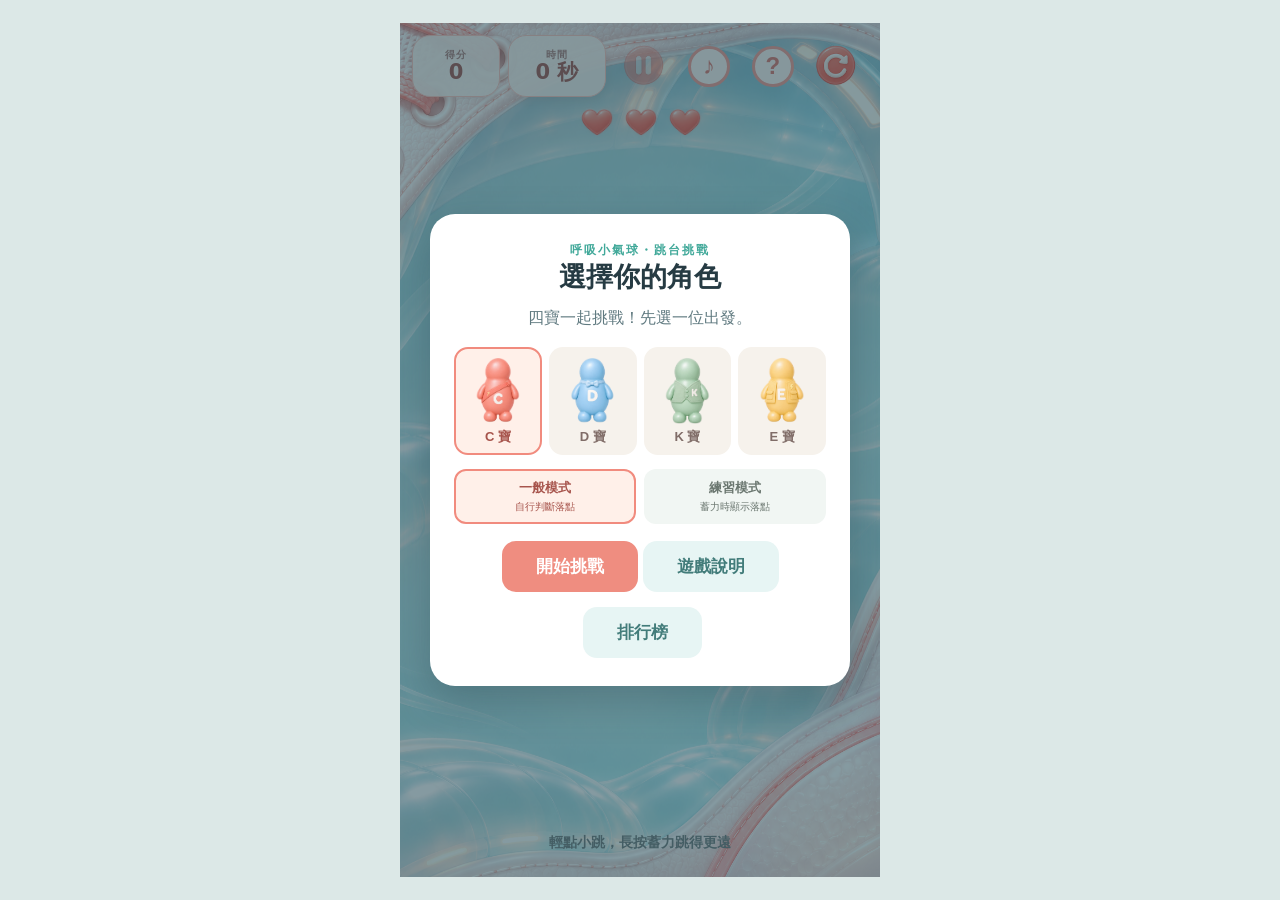
<file: jump-game/index.html>
<!doctype html>
<html lang="zh-Hant"><head><meta charset="utf-8"><meta name="viewport" content="width=device-width,initial-scale=1,maximum-scale=1,user-scalable=no"><meta name="theme-color" content="#e6f3f1"><title>跳台挑戰｜玩法原型</title><style>
*{box-sizing:border-box}html,body{margin:0;height:100%;font-family:system-ui,'Microsoft JhengHei',sans-serif;background:#dce8e7;color:#263b43}body{display:grid;place-items:center}main{position:relative;width:min(100vw,480px,56.25dvh);height:auto;aspect-ratio:9 / 16;max-height:100dvh;overflow:hidden;background:#e9f5f5;touch-action:none}#game{-webkit-user-select:none;user-select:none;-webkit-touch-callout:none;-webkit-tap-highlight-color:transparent}#game input,#game textarea{-webkit-user-select:text;user-select:text;-webkit-touch-callout:default}canvas{width:100%;height:100%;display:block}.hud{position:absolute;top:max(12px,env(safe-area-inset-top));left:12px;right:12px;pointer-events:none}.top{display:grid;grid-template-columns:minmax(0,.9fr) minmax(0,1fr) minmax(0,2.6fr);align-items:center;gap:8px}.pill{height:62px;min-width:0;display:flex;flex-direction:column;justify-content:center;align-items:center;background:#fff7f2ed;border:1px solid #ffc3b9;border-radius:18px;color:#a25249;box-shadow:0 3px 10px #a3605424;font-weight:800}.pill small{font-size:10px;color:#aa7973;letter-spacing:1px;line-height:1.15}.pill b{font-size:21px;line-height:1.15;white-space:nowrap}.life-row{display:flex;justify-content:center;margin-top:5px;pointer-events:none}.life-pill{height:auto;min-width:0;background:transparent;border:0;box-shadow:none}#lives{display:flex;justify-content:center;align-items:center;gap:0;white-space:nowrap}.heart{width:44px;height:40px;flex:none;background:url('game-art/heart-full.png') center/contain no-repeat}.heart.empty{background-image:url('game-art/heart-empty.png')}.controls{min-width:0;display:grid;grid-template-columns:repeat(4,minmax(0,1fr));place-items:center;gap:2px;margin:0;pointer-events:auto}.controls button{width:100%;max-width:46px;height:auto;aspect-ratio:1;padding:0;border:0;background:transparent;display:flex;align-items:center;justify-content:center;cursor:pointer}.controls button:focus-visible{outline:2px solid #a25249;outline-offset:1px;border-radius:12px}.controls button>span:last-child{display:none}.sound-icon{width:90%;height:90%;max-width:42px;max-height:42px;border-radius:50%;border:3px solid #f69a8e;background:#fff7f2;color:#df7468;display:grid;place-items:center;font-size:clamp(19px,6vw,24px);font-weight:800;line-height:1}.help-icon{width:90%;height:90%;max-width:42px;max-height:42px;border-radius:50%;border:3px solid #f69a8e;background:#fff7f2;color:#df7468;display:grid;place-items:center;font-size:clamp(19px,6vw,24px);font-weight:800;line-height:1}.controls button:disabled{opacity:.5}.control-icon{display:block;width:100%;height:100%;max-width:46px;max-height:46px;background:url('game-art/pause.png') center/contain no-repeat}.control-icon.restart{background-image:url('game-art/restart.png')}.control-icon.resume{background-image:url('game-art/resume.png')}.combo{font-size:10px;color:#d27163;white-space:nowrap} @media(max-width:350px){.hud{left:8px;right:8px}.top{gap:5px}.pill{height:58px}.heart{width:40px;height:37px}.controls button{width:100%;height:auto}.controls{margin:0}}
.bottom{position:absolute;bottom:max(25px,env(safe-area-inset-bottom));left:20px;right:20px;text-align:center;pointer-events:none}.meter{height:12px;background:#ffffffa8;border:2px solid white;border-radius:20px;overflow:hidden;margin:8px auto;width:min(250px,70%)}.fill{height:100%;width:0;background:#50b7a5;border-radius:20px}.hint{font-weight:700;font-size:14px;color:#6d7776}.overlay{position:absolute;inset:0;background:#2449568c;display:grid;place-items:center;padding:30px}.card{width:100%;max-height:100%;overflow-y:auto;overscroll-behavior:contain;touch-action:pan-y;background:#fff;border-radius:25px;padding:28px 24px;text-align:center;box-shadow:0 15px 40px #203b4650}.mode-grid{display:grid;grid-template-columns:1fr 1fr;gap:8px;margin:14px 0 2px}.card .mode-choice{margin:0;padding:9px 5px;background:#f1f6f3;color:#6b7770;border:2px solid transparent;border-radius:12px;font-size:13px;line-height:1.3}.mode-choice strong,.mode-choice small{display:block}.mode-choice small{font-size:10px;font-weight:500;margin-top:3px}.card .mode-choice[aria-pressed="true"]{background:#fff0e9;border-color:#f18b7e;color:#a7544c}.mode-badge{position:absolute;bottom:max(49px,calc(env(safe-area-inset-bottom) + 24px));left:50%;transform:translateX(-50%);padding:4px 10px;border-radius:20px;background:#ffffffd9;color:#388b82;font-size:11px;font-weight:800;white-space:nowrap;pointer-events:none}.mode-badge[hidden]{display:none}.character-grid{display:grid;grid-template-columns:repeat(4,minmax(0,1fr));gap:7px;margin:16px 0 4px}.card .character-choice{min-width:0;padding:5px 3px 7px;margin:0;border:2px solid transparent;background:#f6f2ec;color:#806d68;border-radius:14px;font-size:13px}.card .character-choice[aria-pressed="true"]{border-color:#f18b7e;background:#fff0e9;color:#a7544c}.character-choice img{width:100%;height:74px;object-fit:contain;display:block}.card .secondary{background:#e7f5f4;color:#427c7a;margin-left:5px}.card .help-copy{text-align:left;font-size:14px;line-height:1.65;color:#526f72}.help-copy p{margin:8px 0}.guide-list{display:grid;gap:9px;text-align:left;margin:16px 0}.guide-row{display:grid;grid-template-columns:76px minmax(0,1fr);align-items:center;gap:12px;padding:8px;background:#f2f9f7;border-radius:15px}.guide-picture{height:68px;position:relative;display:flex;align-items:center;justify-content:center;border-radius:11px;background:#dff3f1;overflow:hidden}.guide-picture img,.guide-picture svg{display:block;max-width:100%;max-height:100%;object-fit:contain}.guide-picture .guide-character{height:62px}.guide-picture .guide-icon{width:51px;height:51px;object-fit:contain}.guide-picture .guide-controls{width:32px;height:32px;object-fit:contain}.guide-picture .guide-arrow{font-size:24px;font-weight:900;color:#e47768;margin-left:-4px}.guide-picture .guide-spike{position:absolute;width:35px;height:27px;right:4px;top:11px}.guide-text h2{margin:0 0 3px;font-size:14px;line-height:1.2;color:#a9564e}.card .guide-text p{margin:0;font-size:12px;line-height:1.5;color:#536e70}.help-footer{position:sticky;bottom:-1px;padding:4px 0 0;background:#fff}.card .help-footer button{margin-top:8px}.guide-scroll{font-size:11px;color:#8ba4a3;margin:0}.card h1{margin:0 0 8px;font-size:27px}.card p{line-height:1.7;color:#607a80;margin:9px 0}.card button{border:0;border-radius:14px;background:#ef8d80;color:white;font-weight:800;font-size:17px;padding:14px 34px;margin-top:15px;cursor:pointer}.rank-caption{font-size:12px!important;color:#78918f!important}.rank-list{display:grid;gap:5px;margin:8px 0}.rank-row{display:flex;justify-content:space-between;gap:8px;padding:8px 10px;border-radius:10px;background:#f2f9f7;color:#526f70;font-size:13px}.rank-row span{overflow-wrap:anywhere}.rank-row b{white-space:nowrap;color:#b66054}.result-form{margin:12px 0;text-align:left}.result-form label{font-size:13px;font-weight:700;color:#607a80}.rank-entry{display:flex;gap:6px;margin-top:6px}.rank-entry input{width:100%;min-width:0;border:1px solid #efc7bc;border-radius:10px;padding:9px;font:inherit}.card .rank-entry button{flex:none;margin:0;padding:9px 12px;font-size:13px}.card .rank-entry button:disabled{opacity:.55}.card #rank-message{font-size:12px;line-height:1.4;margin:6px 0}.wheel-button{display:block;margin:12px 0 4px;padding:12px;border-radius:12px;background:#f6bd5e;color:#6f4b20;text-decoration:none;font-weight:800}.result-actions{display:flex;flex-wrap:wrap;justify-content:center;gap:6px}.card .result-actions button{margin:6px 0 0;padding:10px 14px;font-size:14px}.golden-hint{color:#b88028!important;font-weight:700;font-size:12px}.card .score{font-size:40px;font-weight:900;color:#339b8b}.tag{font-size:12px;letter-spacing:2px;color:#42a99a;font-weight:800}.hidden{display:none}</style></head><body><main id="game"><canvas id="canvas"></canvas><div class="hud"><div class="top"><div class="pill"><small>得分</small><b id="score">0</b><span class="combo" id="combo"></span></div><div class="pill"><small>時間</small><b><span id="time">0</span> 秒</b></div><div class="controls"><button id="pause" aria-label="暫停" disabled><span id="pause-icon" class="control-icon" aria-hidden="true"></span><span id="pause-label">暫停</span></button><button id="sound" aria-label="關閉音樂與音效" aria-pressed="true"><span id="sound-icon" class="sound-icon" aria-hidden="true">♪</span><span>音效</span></button><button id="help" class="help-button" aria-label="遊戲說明"><span class="help-icon" aria-hidden="true">?</span><span>說明</span></button><button id="reset" aria-label="重來"><span class="control-icon restart" aria-hidden="true"></span><span>重來</span></button></div></div><div class="life-row"><div class="pill life-pill"><div id="lives" role="img" aria-label="剩餘生命 3"><span class="heart"></span><span class="heart"></span><span class="heart"></span></div></div></div></div><div class="mode-badge" id="mode-badge" hidden>練習模式・落點提示</div><div class="bottom"><div class="hint" id="hint">輕點小跳，長按蓄力跳得更遠</div></div><div class="overlay" id="overlay"><div class="card" id="card"></div></div></main><script src="leaderboard.js?v=20261103-1"></script><script src="game.js?v=20261103-2"></script></body></html>
</file>
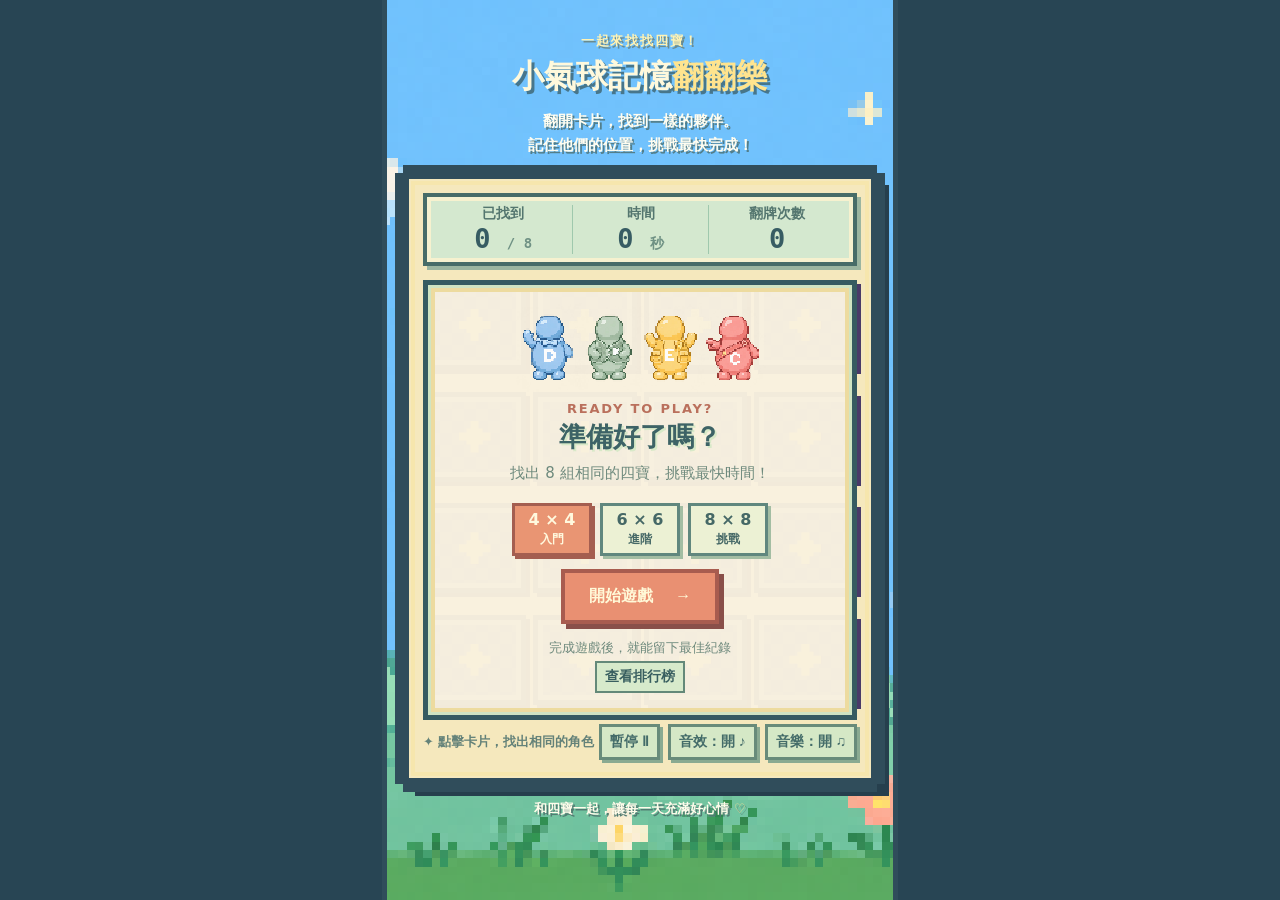
<file: memory-game/index.html>
<!doctype html><html lang="zh-Hant"><head><meta charset="utf-8"><meta name="viewport" content="width=device-width,initial-scale=1,viewport-fit=cover"><meta name="theme-color" content="#f7f4eb"><title>小氣球記憶翻翻樂</title><link rel="stylesheet" href="style.css?v=20261104b"></head><body><main class="shell"><section class="intro"><p class="eyebrow">一起來找找四寶！</p><h1>小氣球記憶<span>翻翻樂</span></h1><p class="description">翻開卡片，找到一樣的夥伴。<br>記住他們的位置，挑戰最快完成！</p></section><section class="game" aria-label="記憶翻牌遊戲"><div class="stats"><div><small>已找到</small><strong id="pairs">0 <em>/ 8</em></strong></div><div><small>時間</small><strong id="time">0 <em>秒</em></strong></div><div><small>翻牌次數</small><strong id="moves">0</strong></div></div><p id="golden-badge" class="golden-badge" hidden>✦ 黃金模式・分數 ×5 ✦</p><div class="board-wrap"><div id="board" class="board" aria-label="遊戲卡片"></div><div class="overlay" id="overlay"><div class="modal"><div class="mascots"><img src="assets/coarse-pixel-d.png" alt=""><img src="assets/coarse-pixel-k.png" alt=""><img src="assets/coarse-pixel-e.png" alt=""><img src="assets/coarse-pixel-c.png" alt=""></div><div id="setup-panel"><p class="modal-label" id="modal-label">READY TO PLAY?</p><h2 id="modal-title">準備好了嗎？</h2><p id="modal-text">找出 8 組相同的四寶，挑戰最快時間！</p><div class="difficulty-picker" role="group" aria-label="選擇難度"><button type="button" class="difficulty-button" data-size="4" aria-pressed="true">4 × 4<br><small>入門</small></button><button type="button" class="difficulty-button" data-size="6" aria-pressed="false">6 × 6<br><small>進階</small></button><button type="button" class="difficulty-button" data-size="8" aria-pressed="false">8 × 8<br><small>挑戰</small></button></div><button class="primary" id="start">開始遊戲 <span>→</span></button><p class="best" id="best"></p><p id="golden-hint" class="golden-hint" hidden>黃金模式已啟動：下一局分數 ×5</p><button type="button" class="rank-link" id="setup-ranking">查看排行榜</button></div><section id="result-panel" class="result-panel" aria-label="遊戲結算" hidden><p class="modal-label">STAGE CLEAR!</p><h2>配對完成！</h2><p class="result-caption">這次得到</p><p class="result-score"><strong id="result-score">0</strong> <span>分</span></p><p class="result-details" id="result-details"></p><form id="rank-form" class="rank-form"><label for="rank-name">輸入暱稱，登錄公開排行榜</label><div class="rank-entry"><input id="rank-name" maxlength="24" autocomplete="nickname" placeholder="輸入暱稱"><button id="rank-submit" type="submit">登錄</button></div><p id="rank-message" role="status"></p></form><button type="button" class="rank-link" id="result-ranking">查看排行榜</button><p class="score-rule">每組 100 分，加分依時間與多翻次數計算</p><a class="wheel-button" href="https://www.dk-shoes.com.tw/v2/GameModule/40931/gpc001/2026070241306" target="_blank" rel="noopener noreferrer">玩輪盤領好康 ↗</a><div class="result-actions"><button type="button" id="play-again">再玩一次</button><button type="button" id="choose-again">選擇難度</button></div></section><section id="pause-panel" class="pause-panel" hidden><p class="modal-label">PAUSED</p><h2>遊戲暫停</h2><div class="pause-actions"><button type="button" id="resume-game">繼續遊戲</button><button type="button" id="pause-restart">重新開始</button><button type="button" id="pause-choose">選擇難度</button><button type="button" id="pause-ranking">查看排行榜</button></div></section><section id="ranking-panel" class="ranking-panel" hidden><p class="modal-label">LEADERBOARD</p><h2>排行榜</h2><div class="rank-tabs" role="group" aria-label="排行榜難度"><button type="button" data-rank-size="4">4×4</button><button type="button" data-rank-size="6">6×6</button><button type="button" data-rank-size="8">8×8</button></div><p id="rank-status" role="status">讀取中…</p><div id="rank-list" class="rank-list"></div><button type="button" class="rank-link" id="rank-back">返回</button></section></div></div></div><div class="bottom"><p>✦ 點擊卡片，找出相同的角色</p><div class="controls"><button id="pause" class="text-button" type="button">暫停 Ⅱ</button><button id="sound" class="text-button" aria-pressed="true">音效：開 ♪</button><button id="music" class="text-button" aria-pressed="true">音樂：開 ♫</button></div></div><p id="announcement" class="sr-only" aria-live="polite"></p></section><footer>和四寶一起，讓每一天充滿好心情 <span>♡</span></footer></main><script src="leaderboard.js?v=20261104b"></script><script src="game.js?v=20261104b"></script></body></html>
</file>
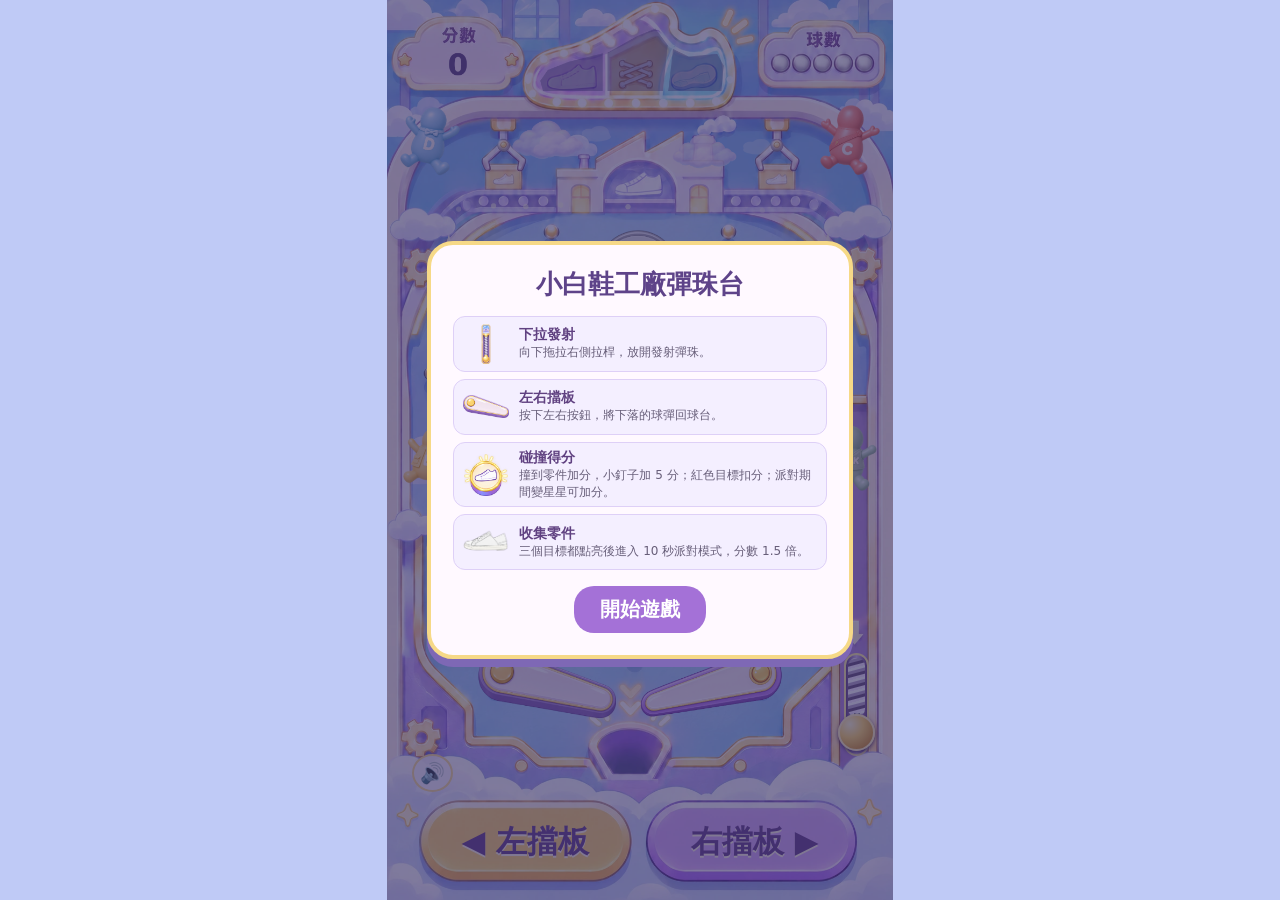
<file: pinball-game/index.html>
<!doctype html><html lang="zh-Hant"><head><meta charset="utf-8"><meta name="viewport" content="width=device-width,initial-scale=1,viewport-fit=cover"><title>小白鞋工廠彈珠台</title><style>
*{box-sizing:border-box}html,body{margin:0;width:100%;height:100%;overflow:hidden}body{display:flex;align-items:center;justify-content:center;background:#bfcaf6;font-family:system-ui,'Microsoft JhengHei',sans-serif}.game{position:relative;width:min(100vw,56.25dvh);height:min(100dvh,177.7778vw);overflow:hidden;touch-action:none}.game canvas{width:100%;height:100%;display:block}.controls{position:absolute;left:6%;right:6%;bottom:1.9%;height:9%;display:flex;gap:3%;z-index:3}.controls button{flex:1;background:transparent;border:0;border-radius:50px;color:#68408d;font:900 clamp(15px,5vw,31px) system-ui;text-shadow:0 2px #fff6e5;touch-action:none;cursor:pointer}.controls button:active{transform:scale(.95)}.plunger{--pull:0%;position:absolute;right:2.5%;top:72.5%;height:11.5%;width:9.4%;padding:0;border:0;background:transparent;touch-action:none;cursor:grab;z-index:4}.track{position:absolute;inset:0 24%;border-radius:15px;background:linear-gradient(90deg,#644285,#d2b9ed,#684384);border:2px solid #fff0a2}.coil{position:absolute;left:32%;width:36%;top:5%;height:calc(57% + var(--pull));background:repeating-linear-gradient(165deg,#fff 0 2px,#b7a5ca 3px 5px,#685078 6px 8px,#f8edff 9px 11px);border-radius:8px}.rod{position:absolute;left:44%;top:calc(58% + var(--pull));height:10%;width:12%;background:linear-gradient(90deg,#777,#fff,#777)}.knob{position:absolute;width:78%;left:11%;aspect-ratio:1;top:calc(59% + var(--pull));border-radius:50%;border:2px solid #fff0ba;background:radial-gradient(circle at 30% 25%,#fffbd1,#ffd867 40%,#d5942b 80%,#a36827);box-shadow:0 2px 4px #51386b}.plunger:disabled{opacity:.6}.overlay{position:absolute;inset:0;display:grid;place-items:center;background:#2c255d99;z-index:6;padding:8%}.overlay[hidden]{display:none}.card{background:#fff9ff;border:4px solid #f6d987;border-radius:26px;padding:22px;text-align:center;color:#5e4389;box-shadow:0 8px #7e68b5}.card h2{margin:0;font-size:26px}.card p{line-height:1.7}.card button{border:0;border-radius:20px;padding:10px 26px;font:bold 20px system-ui;color:white;background:#a471d7}.help{position:absolute;top:16%;left:50%;transform:translateX(-50%);font-size:11px;color:#594687;background:#ffffffcf;border-radius:8px;padding:2px 6px;z-index:2;pointer-events:none}
.sound-toggle{position:absolute;z-index:5;right:2.5%;top:9.5%;min-width:38px;min-height:38px;border:2px solid #f8dd96;border-radius:50%;background:#faf5ffeb;color:#62468d;font-size:20px;cursor:pointer;touch-action:manipulation}.sound-toggle:active{transform:scale(.92)}.guide{display:grid;gap:7px;margin:14px 0;text-align:left}.guide[hidden]{display:none}.guide-row{display:flex;align-items:center;gap:10px;background:#f4efff;border:1px solid #ded0f7;border-radius:12px;padding:6px 9px}.guide-row img{display:block;flex:none;width:46px;height:42px;object-fit:contain}.guide-row .guide-icon{display:grid;place-items:center;flex:none;width:46px;height:42px;color:#e75d78;font-size:25px;font-weight:900}.guide-row strong{display:block;font-size:14px;color:#604181}.guide-row small{display:block;font-size:12px;line-height:1.4;color:#675e79}.card{max-height:92%;overflow:auto}.card h2{font-size:clamp(19px,5vw,26px)}.card button{margin-top:2px}.card p[hidden]{display:none}.sound-toggle{right:auto;left:5%;top:auto;bottom:12%;z-index:5}.pause-toggle{position:absolute;left:17%;bottom:12%;z-index:5;min-width:38px;min-height:38px;border:2px solid #f8dd96;border-radius:50%;background:#faf5ffeb;color:#62468d;font-size:20px;font-weight:900;cursor:pointer}.panel-overlay{position:absolute;inset:0;display:grid;place-items:center;background:#2c255dbb;padding:7%;z-index:8}.panel-overlay[hidden]{display:none}.panel{width:100%;max-height:90%;overflow:auto;background:#fff9ff;border:4px solid #f6d987;border-radius:24px;padding:18px;text-align:center;color:#604381}.panel h2{margin:0 0 10px}.panel button,.rank-button{display:block;width:100%;margin:8px 0;padding:10px;border:0;border-radius:14px;background:#a471d7;color:white;font-weight:900;font-size:16px;cursor:pointer}.panel .secondary{background:#e9e0f6;color:#62438e}.rank-list{max-height:35vh;overflow:auto;text-align:left}.rank-row{display:flex;justify-content:space-between;gap:10px;padding:7px 4px;border-bottom:1px solid #ddd0ed}.rank-form{font-size:13px}.rank-form input{width:60%;padding:8px;border:2px solid #d4c4ea;border-radius:9px;font-size:16px}.rank-form button{border:0;border-radius:9px;padding:8px 12px;background:#a471d7;color:white}.rank-status{font-size:12px;min-height:1.4em}.gold-badge{position:absolute;top:12%;left:50%;transform:translateX(-50%);z-index:3;border-radius:12px;background:#ffe082;color:#764d16;padding:4px 10px;font-size:13px;font-weight:900;white-space:nowrap}.gold-badge[hidden]{display:none}.card.result{width:100%;padding:14px 16px;max-height:96%;overflow:auto}.card.result h2{margin:0 0 4px}.result-label{display:block;color:#75638b;font-size:13px;font-weight:700}.result-score{display:block;color:#b64e9c;font-size:clamp(36px,10vw,54px);font-weight:950;line-height:1.12;overflow-wrap:anywhere}.result-detail{display:block;margin:2px 0 7px;font-size:14px}.wheel-link{display:block;text-align:center;text-decoration:none;background:linear-gradient(135deg,#ffb34c,#ff745c);color:#fff;font-weight:900;font-size:clamp(16px,4.8vw,20px);padding:11px 8px;border:2px solid #ffdb8d;border-radius:15px;box-shadow:0 4px 0 #cb5d51;margin:9px 0}.card.result #start{font-size:14px;padding:8px 20px;background:#e6ddf3;color:#684a89;box-shadow:0 3px #b5a4cd}.card.result .rank-button{font-size:14px;padding:8px}.card.result .rank-status{margin:3px 0}.card.result .rank-form{font-size:12px}</style></head><body><main class="game"><canvas width="941" height="1672" id="board" aria-label="小白鞋工廠彈珠台"></canvas><span class="help" id="bonus" hidden></span><button id="pause" class="pause-toggle" aria-label="暫停遊戲" hidden>Ⅱ</button><div class="gold-badge" id="gold-badge" hidden>✦ 黃金模式 ×5 ✦</div><button id="sound" class="sound-toggle" aria-label="靜音" aria-pressed="false" title="音效開關">🔊</button><button class="plunger" id="plunger" aria-label="下拉發射桿"><span class="track"></span><span class="coil"></span><span class="rod"></span><span class="knob"></span></button><div class="controls"><button id="left">◀ 左擋板</button><button id="right">右擋板 ▶</button></div><div class="overlay" id="overlay"><div class="card"><h2 id="title">小白鞋工廠彈珠台</h2><div class="guide" id="guide"><div class="guide-row"><img src="天空工廠素材/拉桿原圖.webp" alt="發射拉桿"><div><strong>下拉發射</strong><small>向下拖拉右側拉桿，放開發射彈珠。</small></div></div><div class="guide-row"><img src="天空工廠素材/左擋板.webp" alt="擋板"><div><strong>左右擋板</strong><small>按下左右按鈕，將下落的球彈回球台。</small></div></div><div class="guide-row"><img src="天空工廠素材/鞋面目標.webp" alt="得分目標"><div><strong>碰撞得分</strong><small>撞到零件加分，小釘子加 5 分；紅色目標扣分；派對期間變星星可加分。</small></div></div><div class="guide-row"><img src="assets/shoe.webp" alt="完成的小白鞋"><div><strong>收集零件</strong><small>三個目標都點亮後進入 10 秒派對模式，分數 1.5 倍。</small></div></div></div><p id="description" hidden></p><div id="result-extra"></div><button id="start">開始遊戲</button></div></div><div class="panel-overlay" id="menu" hidden><div class="panel"><h2>遊戲暫停</h2><button id="resume">繼續遊戲</button><button id="restart" class="secondary">重新開始</button><button id="menu-ranking" class="secondary">查看排行榜</button></div></div><div class="panel-overlay" id="rank-panel" hidden><div class="panel"><h2>排行榜</h2><p id="rank-status">讀取中…</p><div class="rank-list" id="rank-list"></div><button id="rank-back" class="secondary">返回</button></div></div></main><script src="leaderboard.js?v=20261112-2"></script><script>
const $=s=>document.querySelector(s),canvas=$('#board'),ctx=canvas.getContext('2d');const root='天空工廠素材/';function load(n){let i=new Image();i.src=root+n;return i}const motionCloud=load('飄動雲朵.webp'),bg=load('背景無扣分/01.webp'),ambientFrames=[bg,...['02','03','04','05','06'].map(n=>load('背景無扣分/'+n+'.webp'))],reference=load('使用者排版參考.webp'),emptyTargets=load('乾淨球台底圖.webp'),grayTargets=[load('灰鞋面.webp'),load('灰鞋帶.webp'),load('灰鞋底.webp')],penaltySprites=[load('剪刀目標.webp'),load('膠水目標.webp')],starSprite=load('星星目標.webp'),chars=['D','C','E','K'].map(x=>load('四寶-'+x+'.webp')),flips=['左擋板.webp','右擋板.webp'].map(load),icons=[load('圖示-shoe.webp'),load('圖示-laces.webp'),load('圖示-sole.webp')];let score=0,balls=5,shoes=0,parts=new Set(),ball=null,active=false,held={left:false,right:false},prior={left:false,right:false},flipperArmed={left:0,right:0},pull=0,drag=false,bonus=0,paused=false,goldenNext=false,goldenMode=false,runId=0,rankSaved=false,rankSubmitting=false,musicStep=0,musicWait=0,particles=[],springPulse={left:0,right:0},last=0;
let audioContext=null,muted=false,lastSounds={};function unlockAudio(){try{const Audio=window.AudioContext||window.webkitAudioContext;if(!Audio)return;if(!audioContext)audioContext=new Audio();if(audioContext.state==='suspended')audioContext.resume().catch(()=>{})}catch(e){audioContext=null}}function tone(freq,duration,type='sine',volume=.07,delay=0,endFreq=freq){if(muted||!audioContext||audioContext.state!=='running')return;try{let at=audioContext.currentTime+delay,osc=audioContext.createOscillator(),gain=audioContext.createGain();osc.type=type;osc.frequency.setValueAtTime(freq,at);osc.frequency.exponentialRampToValueAtTime(Math.max(40,endFreq),at+duration);gain.gain.setValueAtTime(.0001,at);gain.gain.exponentialRampToValueAtTime(volume,at+.008);gain.gain.exponentialRampToValueAtTime(.0001,at+duration);osc.connect(gain);gain.connect(audioContext.destination);osc.start(at);osc.stop(at+duration+.01)}catch(e){}}function sound(kind){if(muted||!audioContext||audioContext.state!=='running')return;let now=performance.now(),gap=kind==='pin'?90:kind==='spring'?110:kind==='flipper'?70:0;if(now-(lastSounds[kind]||0)<gap)return;lastSounds[kind]=now;switch(kind){case 'launch':tone(320,.18,'triangle',.06,0,670);tone(760,.09,'sine',.04,.08,940);break;case 'flipper':tone(180,.07,'triangle',.06,0,95);break;case 'pin':tone(1150,.045,'sine',.028,0,820);break;case 'spring':tone(280,.15,'triangle',.075,0,760);break;case 'positive':tone(660,.1,'sine',.055);tone(990,.13,'sine',.045,.06);break;case 'negative':tone(280,.18,'sawtooth',.035,0,160);break;case 'bonus':tone(523,.12,'sine',.055);tone(659,.12,'sine',.055,.1);tone(784,.2,'sine',.055,.2);break;case 'drain':tone(330,.3,'triangle',.05,0,100);break}}document.querySelector('#sound').addEventListener('click',()=>{muted=!muted;let el=document.querySelector('#sound');el.textContent=muted?'🔇':'🔊';el.setAttribute('aria-label',muted?'開啟音效':'靜音');el.setAttribute('aria-pressed',String(muted));if(!muted){unlockAudio();sound('positive')}});
const targets=[{x:467,y:495,r:78,part:0,value:50},{x:263,y:630,r:76,part:1,value:30},{x:670,y:630,r:76,part:2,value:30},{x:278,y:850,r:65,part:null,value:-20},{x:660,y:850,r:65,part:null,value:-20}];const pins=[[306,430],[635,430],[185,493],[755,493],[137,595],[804,595],[83,693],[850,693],[467,645],[392,723],[542,723],[177,784],[763,784],[467,798],[392,881],[548,881],[192,962],[335,974],[604,974],[740,962],[298,1185],[613,1185],[460,1212]];const sprites=[[10,175,140,175],[790,175,140,175],[6,754,145,195],[790,754,145,195]];
function imgFit(im,x,y,w,h){if(!im.complete||!im.naturalWidth)return;let scale=Math.min(w/im.naturalWidth,h/im.naturalHeight),iw=im.naturalWidth*scale,ih=im.naturalHeight*scale;ctx.drawImage(im,x+(w-iw)/2,y+(h-ih)/2,iw,ih)}
function reset(){$('.card').classList.remove('result');paused=false;goldenMode=goldenNext;goldenNext=false;runId++;rankSaved=false;rankSubmitting=false;musicStep=0;musicWait=0;$('#menu').hidden=true;$('#rank-panel').hidden=true;$('#gold-badge').hidden=!goldenMode;$('#pause').hidden=false;$('#result-extra').innerHTML='';for(const p of pins){p.cool=0;p.flash=0}score=0;balls=5;shoes=0;parts.clear();ball=null;held.left=held.right=prior.left=prior.right=false;flipperArmed.left=flipperArmed.right=0;bonus=0;particles=[];springPulse.left=springPulse.right=0;active=true;drag=false;pull=0;$('#overlay').hidden=true;$('#plunger').disabled=false;$('#plunger').style.setProperty('--pull','0%')}
function fire(){if(!active||paused||ball||pull<.08){drag=false;pull=0;$('#plunger').style.setProperty('--pull','0%');return}sound('launch');balls--;ball={x:870,y:1230,vx:0,vy:-(18+pull*12),launch:true};drag=false;pull=0;$('#plunger').style.setProperty('--pull','0%');$('#plunger').disabled=true}
function flash(x,y,label,color){particles.push({x,y,label,color,life:65});for(let i=0;i<10;i++){let a=i*Math.PI/5;particles.push({x,y,vx:Math.cos(a)*3,vy:Math.sin(a)*3,life:28,color})}}
function hit(t){let base=(bonus>0&&t.value<0)?-t.value:t.value;sound(base<0?'negative':'positive');let pts=(base>0&&bonus>0?base*1.5:base)*(goldenMode?5:1);score+=pts;if(t.part!==null&&bonus<=0){parts.add(t.part);if(parts.size===3){shoes++;score+=100*(goldenMode?5:1);bonus=10;sound('bonus');flash(470,1030,'派對模式！1.5倍','#fff4ab')}}flash(t.x,t.y,(pts>0?'+':'')+pts,pts>0?'#fff8a1':'#ff6982')}
function hitPin(p){if(p.cool>0)return;let pts=(bonus>0?7.5:5)*(goldenMode?5:1);score+=pts;p.cool=12;p.flash=12;sound('pin');flash(p[0],p[1],'+'+pts,'#fff8a1')}
function collideCircle(x,y,r,kind){let dx=ball.x-x,dy=ball.y-y,d=Math.hypot(dx,dy)||1;if(d>=r+20)return false;let nx=dx/d,ny=dy/d,dot=ball.vx*nx+ball.vy*ny;ball.x=x+nx*(r+20);ball.y=y+ny*(r+20);if(dot<0){ball.vx-=1.7*dot*nx;ball.vy-=1.7*dot*ny;return true}return false}
function edge(x1,y1,x2,y2,boost){let dx=x2-x1,dy=y2-y1,t=Math.max(0,Math.min(1,((ball.x-x1)*dx+(ball.y-y1)*dy)/(dx*dx+dy*dy))),px=x1+t*dx,py=y1+t*dy,nx=ball.x-px,ny=ball.y-py,d=Math.hypot(nx,ny)||1;if(d<22){nx/=d;ny/=d;let dot=ball.vx*nx+ball.vy*ny;ball.x=px+nx*22;ball.y=py+ny*22;if(dot<0){ball.vx-=1.7*dot*nx;ball.vy-=1.7*dot*ny;if(boost){springPulse[px<470?'left':'right']=18;sound('spring');ball.vx+=nx*18;ball.vy+=ny*18;flash(px,py,'','#ffeaa9');particles.push({x:px,y:py,life:20,color:'#fff3a5',ring:true})}}}}
function flipperGeometry(side,up){let left=side==='left',angle=up?(left?-.53:.53):0,c=Math.cos(angle),sn=Math.sin(angle),origin=left?205:696;function point(x,y){return {x:origin+x*c-y*sn,y:1270+x*sn+y*c}}let p=point(left?6:-6,-20),q=point(left?202:-202,30);return {p,q}}
function pinBlockedByRaisedFlipper(p){for(const side of ['left','right']){if(!held[side])continue;let g=flipperGeometry(side,true),dx=g.q.x-g.p.x,dy=g.q.y-g.p.y,t=Math.max(0,Math.min(1,((p[0]-g.p.x)*dx+(p[1]-g.p.y)*dy)/(dx*dx+dy*dy))),x=g.p.x+t*dx,y=g.p.y+t*dy;if(Math.hypot(p[0]-x,p[1]-y)<84)return true}return false}
function flipper(side){if(!ball||ball.launch)return;let left=side==='left',g=flipperGeometry(side,held[side]),dx=g.q.x-g.p.x,dy=g.q.y-g.p.y,len2=dx*dx+dy*dy,t=Math.max(0,Math.min(1,((ball.x-g.p.x)*dx+(ball.y-g.p.y)*dy)/len2)),px=g.p.x+t*dx,py=g.p.y+t*dy,r=20+35-21*t,nx=ball.x-px,ny=ball.y-py,dist=Math.hypot(nx,ny);if(held[side]&&flipperArmed[side]>0){let rest=flipperGeometry(side,false),rx=rest.q.x-rest.p.x,ry=rest.q.y-rest.p.y,rt=Math.max(0,Math.min(1,((ball.x-rest.p.x)*rx+(ball.y-rest.p.y)*ry)/(rx*rx+ry*ry))),restY=rest.p.y+rt*ry,upY=g.p.y+t*dy;if(t>.2&&ball.y>=upY-r&&ball.y<=restY+8&&ball.x>=Math.min(rest.p.x,rest.q.x)-20&&ball.x<=Math.max(rest.p.x,rest.q.x)+20){let impact=14+26*(t-.2)/.8+Math.min(14,Math.max(0,ball.vy)*.35);ball.y=upY-r;ball.vy=Math.min(ball.vy,-impact);ball.vx+=(left?1:-1)*t*4;flipperArmed[side]=0;return}}if(dist>=r)return;if(dist<.001){nx=0;ny=-1;dist=1}else{nx/=dist;ny/=dist}ball.x=px+nx*r;ball.y=py+ny*r;let dot=ball.vx*nx+ball.vy*ny;if(dot<0){ball.vx-=1.7*dot*nx;ball.vy-=1.7*dot*ny}}
function endBall(){sound('drain');ball=null;$('#plunger').disabled=false;if(balls===0){active=false;$('#pause').hidden=true;$('#gold-badge').hidden=true;$('#title').textContent='工廠結算！';$('.card').classList.add('result');$('#guide').hidden=true;$('#description').hidden=false;$('#description').innerHTML=`<span class="result-label">本次得分</span><strong class="result-score">${score.toLocaleString()} 分</strong><span class="result-detail">完成 ${shoes} 雙小白鞋</span>`;$('#start').textContent='再玩一次';showResultForm();$('#overlay').hidden=false}}
function tick(dt){if(paused||!active)return;musicTick(dt);springPulse.left=Math.max(0,springPulse.left-dt);springPulse.right=Math.max(0,springPulse.right-dt);let wasParty=bonus>0;bonus=Math.max(0,bonus-dt/60);if(wasParty&&bonus===0)parts.clear();$('#bonus').hidden=bonus<=0;$('#bonus').textContent='🎉 派對模式 ×1.5 '+Math.ceil(bonus)+' 秒';for(let p of particles){p.life-=dt;p.x+=(p.vx||0)*dt;p.y+=(p.vy||-1)*dt}particles=particles.filter(p=>p.life>0);for(let t of targets){t.cool=Math.max(0,(t.cool||0)-dt);t.flash=Math.max(0,(t.flash||0)-dt)}for(let p of pins){p.flash=Math.max(0,(p.flash||0)-dt);p.cool=Math.max(0,(p.cool||0)-dt)}for(const side of ['left','right']){if(held[side]&&!prior[side])flipperArmed[side]=8;else flipperArmed[side]=Math.max(0,flipperArmed[side]-dt);if(!held[side])flipperArmed[side]=0}if(!ball){prior.left=held.left;prior.right=held.right;return}for(const side of ['left','right'])flipper(side);prior.left=held.left;prior.right=held.right;const steps=Math.min(256,Math.max(4,Math.ceil(Math.hypot(ball.vx,ball.vy)*dt/4)));for(let i=0;i<steps&&ball;i++){let d=dt/steps;if(ball.arc!==undefined){ball.arc=Math.min(Math.PI/2,ball.arc+ball.arcSpeed/90*d);ball.x=780+90*Math.cos(ball.arc);ball.y=430-90*Math.sin(ball.arc);if(ball.arc>=Math.PI/2){delete ball.arc;ball.launch=false;ball.vx=-ball.arcSpeed;ball.vy=0}continue}ball.vy+=.2*d;ball.x+=ball.vx*d;ball.y+=ball.vy*d;if(!ball.launch){flipper('left');flipper('right')}if(ball.launch){if(ball.y<=430){ball.arc=0;ball.arcSpeed=Math.abs(ball.vy);ball.x=870;ball.y=430}else if(ball.vy>=0){ball.launch=false;ball.x=800;ball.vx=-4}continue}if(ball.x<65){ball.x=65;ball.vx=Math.abs(ball.vx)*.85}if(ball.x>817){ball.x=817;ball.vx=-Math.abs(ball.vx)*.85}if(ball.y<360){ball.y=360;ball.vy=Math.abs(ball.vy)}for(const p of pins){if(!pinBlockedByRaisedFlipper(p)&&collideCircle(p[0],p[1],11))hitPin(p)}for(const t of targets)if(collideCircle(t.x,t.y,t.r)&&!t.cool){hit(t);t.cool=28;t.flash=18}edge(95,1005,240,1185,true);edge(817,1005,667,1185,true);if(ball.y>1420)endBall()}}
function draw(){ctx.clearRect(0,0,941,1672);let reduced=false;let phase=reduced?0:(performance.now()/1000)%6,ix=Math.floor(phase),next=(ix+1)%6,mix=phase-ix;if(emptyTargets.complete&&emptyTargets.naturalWidth)ctx.drawImage(emptyTargets,0,0,941,1672);else if(bg.complete&&bg.naturalWidth)ctx.drawImage(bg,0,0,941,1672);if(!reduced){let now=performance.now()/1000;ctx.save();for(let j=0;j<7;j++){let x=125+((now*32+j*125)%690),y=386+Math.sin(now*1.7+j)*5;ctx.globalAlpha=.35+.35*(.5+.5*Math.sin(now*3+j));ctx.fillStyle='#fffce2';ctx.beginPath();ctx.arc(x,y,5,0,Math.PI*2);ctx.fill()}for(const q of [[115,455],[820,450],[90,735],[825,740],[130,1110],[785,1100]]){let size=6+4*(.5+.5*Math.sin(now*2.5+q[0]));ctx.globalAlpha=.35+.55*(.5+.5*Math.sin(now*2.5+q[0]));ctx.fillStyle='#fffbe2';ctx.beginPath();ctx.moveTo(q[0],q[1]-size*2);ctx.lineTo(q[0]+size*.45,q[1]-size*.45);ctx.lineTo(q[0]+size*1.4,q[1]);ctx.lineTo(q[0]+size*.45,q[1]+size*.45);ctx.lineTo(q[0],q[1]+size*2);ctx.lineTo(q[0]-size*.45,q[1]+size*.45);ctx.lineTo(q[0]-size*1.4,q[1]);ctx.lineTo(q[0]-size*.45,q[1]-size*.45);ctx.closePath();ctx.fill()}ctx.globalAlpha=.28;ctx.fillStyle='#ffffff';for(let j=0;j<3;j++){let x=55+((now*15+j*300)%820),y=230+j*24;ctx.beginPath();ctx.ellipse(x,y,27,9,0,0,Math.PI*2);ctx.ellipse(x-14,y-6,13,9,0,0,Math.PI*2);ctx.ellipse(x+6,y-9,17,11,0,0,Math.PI*2);ctx.fill()}ctx.restore()}if(motionCloud.complete&&motionCloud.naturalWidth){let t=performance.now()/1000;ctx.save();ctx.globalAlpha=.8;imgFit(motionCloud,165+Math.sin(t*1.15)*100,220,170,78);imgFit(motionCloud,610+Math.sin(t*1.15+2)*95,245,150,70);ctx.restore()}for(const side of ['left','right']){let remaining=springPulse[side];if(remaining<=0)continue;let left=side==='left',cx=left?165:744,cy=1098,elapsed=18-remaining,scale=1+.13*Math.sin(Math.PI*elapsed/18),outline=left?[[86,998],[85,1202],[248,1200],[248,1142]]:[[821,998],[821,1202],[660,1200],[660,1142]];ctx.save();ctx.translate(cx,cy);ctx.scale(scale,scale);ctx.translate(-cx,-cy);ctx.beginPath();outline.forEach(([x,y],i)=>i?ctx.lineTo(x,y):ctx.moveTo(x,y));ctx.closePath();ctx.clip();if(bg.complete&&bg.naturalWidth)ctx.drawImage(bg,0,0,941,1672);ctx.fillStyle='rgba(255,255,200,'+(.28*remaining/18)+')';ctx.fillRect(left?82:660,995,165,210);ctx.restore()}ctx.fillStyle='#604481';ctx.textAlign='center';ctx.font='900 55px system-ui';ctx.fillText(score.toLocaleString(),132,139);for(let i=0;i<5;i++)if(i>=balls){ctx.fillStyle='#655582aa';ctx.beginPath();ctx.arc(732+i*39,117,17,0,7);ctx.fill()}const regions=[[[285,150],[299,130],[337,115],[401,99],[401,169],[290,169]],[[410,98],[463,68],[499,53],[522,84],[513,169],[410,169]],[[532,91],[561,105],[614,100],[626,122],[622,169],[523,169]]];for(let i=0;i<3;i++)if(!parts.has(i)){ctx.fillStyle='#51457970';ctx.beginPath();regions[i].forEach(([x,y],j)=>j?ctx.lineTo(x,y):ctx.moveTo(x,y));ctx.closePath();ctx.fill()}for(let i=0;i<4;i++)imgFit(chars[i],...sprites[i]);for(let i=3;i<5;i++){let t=targets[i],im=bonus>0?starSprite:penaltySprites[i-3];imgFit(im,t.x-96,t.y-96,192,192)}for(let i=0;i<3;i++){let t=targets[i];if(parts.has(t.part)||bonus>0){if(reference.complete&&reference.naturalWidth){ctx.save();ctx.beginPath();ctx.ellipse(t.x,t.y+12,79,96,0,0,Math.PI*2);ctx.clip();ctx.drawImage(reference,0,0,941,1672);if(bonus>0){let glow=.12+.35*(.5+.5*Math.sin((10-bonus)*Math.PI*4));ctx.globalCompositeOperation='screen';ctx.fillStyle='rgba(255,255,210,'+glow+')';ctx.fillRect(t.x-100,t.y-100,200,225)}ctx.restore()}}else{let size=[275,250,255][i];imgFit(grayTargets[i],t.x-size/2,t.y+15-size/2,size,size)}}if(bonus>0){ctx.save();let pulse=.3+.55*(.5+.5*Math.sin((10-bonus)*Math.PI*4));ctx.globalAlpha=pulse;for(let i=0;i<3;i++){let t=targets[i];ctx.strokeStyle=['#fff387','#ff8fdc','#91edff'][i];ctx.lineWidth=9;ctx.shadowColor=ctx.strokeStyle;ctx.shadowBlur=28;ctx.beginPath();ctx.arc(t.x,t.y,t.r+10,0,Math.PI*2);ctx.stroke()}ctx.restore()}for(const t of targets)if(t.flash>0){ctx.save();ctx.globalAlpha=Math.min(.65,t.flash/24);ctx.strokeStyle=t.value<0&&bonus<=0?'#ff4f7c':'#fff8a8';ctx.lineWidth=10+(18-t.flash)*.7;ctx.shadowColor=ctx.strokeStyle;ctx.shadowBlur=28;ctx.beginPath();ctx.arc(t.x,t.y,t.r+8+(18-t.flash)*.35,0,Math.PI*2);ctx.stroke();ctx.restore()}for(const p of pins)if(p.flash>0){ctx.save();ctx.globalAlpha=p.flash/12;ctx.fillStyle='#fff5ae';ctx.shadowColor='#fff294';ctx.shadowBlur=22;ctx.beginPath();ctx.arc(p[0],p[1],18+(12-p.flash)*.4,0,Math.PI*2);ctx.fill();ctx.restore()}for(let side of ['left','right']){let left=side==='left',x=left?205:696,im=flips[left?0:1];ctx.save();ctx.translate(x,1270);ctx.rotate(held[side]?(left?-.53:.53):0);imgFit(im,left?-38:-224,-64,262,128);ctx.restore()}if(ball){let g=ctx.createRadialGradient(ball.x-8,ball.y-10,2,ball.x,ball.y,22);g.addColorStop(0,'#fff');g.addColorStop(.4,'#b9cbdc');g.addColorStop(1,'#51677b');ctx.fillStyle=g;ctx.beginPath();ctx.arc(ball.x,ball.y,20,0,7);ctx.fill()}else if(active){ctx.fillStyle='#f6f7ff';ctx.beginPath();ctx.arc(870,1220,17,0,7);ctx.fill()}for(let p of particles){ctx.globalAlpha=Math.min(1,p.life/15);ctx.fillStyle=p.color;if(p.ring){ctx.strokeStyle=p.color;ctx.lineWidth=7;ctx.beginPath();ctx.arc(p.x,p.y,18+(20-p.life)*2,0,Math.PI*2);ctx.stroke()}else if(p.label){ctx.font='900 42px system-ui';ctx.strokeStyle='#654884';ctx.lineWidth=5;ctx.strokeText(p.label,p.x,p.y);ctx.fillText(p.label,p.x,p.y)}else{ctx.beginPath();ctx.arc(p.x,p.y,5,0,7);ctx.fill()}}ctx.globalAlpha=1}
function loop(t){let dt=Math.min((t-last)/16.667||1,2);last=t;tick(dt);draw();requestAnimationFrame(loop)}requestAnimationFrame(loop);$('#start').addEventListener('click',()=>{unlockAudio();reset()});const plunger=$('#plunger');let startY=0;plunger.addEventListener('pointerdown',e=>{if(!active||paused||ball)return;e.preventDefault();drag=true;pull=0;startY=e.clientY;plunger.setPointerCapture(e.pointerId)});plunger.addEventListener('pointermove',e=>{if(!drag)return;pull=Math.max(0,Math.min(1,(e.clientY-startY)/Math.max(35,plunger.clientHeight*.7)));plunger.style.setProperty('--pull',(pull*20)+'%')});plunger.addEventListener('pointerup',()=>{if(drag)fire()});plunger.addEventListener('pointercancel',()=>{drag=false;pull=0;plunger.style.setProperty('--pull','0%')});function bind(side){let el=$('#'+side);el.addEventListener('pointerdown',e=>{e.preventDefault();if(!active||paused)return;if(!held[side])sound('flipper');held[side]=true;el.setPointerCapture(e.pointerId)});for(let ev of ['pointerup','pointercancel','lostpointercapture'])el.addEventListener(ev,()=>held[side]=false)}bind('left');bind('right');window.addEventListener('keydown',e=>{if(e.target&&['INPUT','TEXTAREA'].includes(e.target.tagName))return;if(!active||paused)return;if(e.code==='ArrowLeft'||e.code==='ArrowRight'){e.preventDefault();if(!e.repeat)sound('flipper');held[e.code==='ArrowLeft'?'left':'right']=true}if(e.code==='Space'&&!e.repeat){e.preventDefault();pull=.7}});window.addEventListener('keyup',e=>{if(e.code==='ArrowLeft'||e.code==='ArrowRight'){e.preventDefault();held[e.code==='ArrowLeft'?'left':'right']=false}if(e.code==='Space'){e.preventDefault();fire()}});window.addEventListener('blur',()=>{held.left=held.right=false;drag=false});

function musicTick(dt){if(muted||!audioContext||audioContext.state!=='running')return;musicWait-=dt/60;if(musicWait>0)return;musicWait+=.28;const melody=[523,659,784,659,587,698,880,698,659,784,988,784,587,698,784,523];const note=melody[musicStep%melody.length];tone(note,.21,'sine',.012,0,note);if(musicStep%4===0)tone([262,294,330,294][Math.floor(musicStep/4)%4],.35,'triangle',.012);musicStep++}
function pauseGame(){if(!active||paused)return;paused=true;held.left=held.right=false;drag=false;$('#menu').hidden=false}function resumeGame(){$('#menu').hidden=true;paused=false;last=performance.now()}$('#pause').addEventListener('click',pauseGame);$('#resume').addEventListener('click',resumeGame);$('#restart').addEventListener('click',()=>{unlockAudio();reset()});$('#menu-ranking').addEventListener('click',()=>showRanking('menu'));let rankOrigin='menu';function showRanking(origin){rankOrigin=origin;$('#rank-panel').hidden=false;$('#rank-list').replaceChildren();$('#rank-status').textContent='讀取中…';PinballLeaderboard.read().then(data=>{if($('#rank-panel').hidden)return;$('#rank-status').textContent=data.records.length?'依分數由高到低':'目前還沒有紀錄';for(const [i,r] of data.records.entries()){let row=document.createElement('div'),name=document.createElement('span'),points=document.createElement('b');row.className='rank-row';name.textContent=(i+1)+'. '+String(r.name||'')+(r.golden?' ✨':'');points.textContent=Number(r.score).toLocaleString()+' 分';row.append(name,points);$('#rank-list').append(row)}}).catch(e=>{$('#rank-status').textContent=e.message})}$('#rank-back').addEventListener('click',()=>{$('#rank-panel').hidden=true});function showResultForm(){$('#result-extra').innerHTML=`<form class="rank-form" id="rank-form"><label for="rank-name">輸入暱稱，登錄公開排行榜</label><br><input id="rank-name" maxlength="24" autocomplete="nickname" placeholder="輸入暱稱" ${goldenMode?'value="DKEC" readonly':''}><button type="submit" id="rank-submit">登錄</button><p class="rank-status" id="rank-message" role="status"></p></form><button type="button" class="rank-button" id="result-ranking">查看排行榜</button><a class="wheel-link" href="https://www.dk-shoes.com.tw/v2/GameModule/40931/gpc001/2026070241306" target="_blank" rel="noopener noreferrer">🎁 玩輪盤領好康 ↗</a>`}$('#result-extra').addEventListener('click',e=>{if(e.target.id==='result-ranking')showRanking('result')});$('#result-extra').addEventListener('submit',e=>{if(e.target.id!=='rank-form')return;e.preventDefault();if(rankSaved||rankSubmitting)return;let msg=$('#rank-message'),btn=$('#rank-submit'),name;try{name=PinballLeaderboard.nickname($('#rank-name').value)}catch(err){msg.textContent=err.message;return}if(!goldenMode&&name.toUpperCase()==='DKEC'){goldenNext=true;msg.textContent='黃金模式已啟動，下一局分數 ×5！';return}rankSubmitting=true;btn.disabled=true;msg.textContent='正在登錄排行榜…';let current=runId;PinballLeaderboard.submit({nickname:goldenMode?'DKEC':name,score,character:'c',golden:goldenMode}).then(()=>{if(current!==runId)return;rankSubmitting=false;rankSaved=true;if(msg.isConnected){msg.textContent='成績已登錄排行榜！';btn.textContent='已登錄'}}).catch(err=>{if(current!==runId)return;rankSubmitting=false;if(msg.isConnected){btn.disabled=false;msg.textContent=err.message}})});
</script></body></html>
</file>
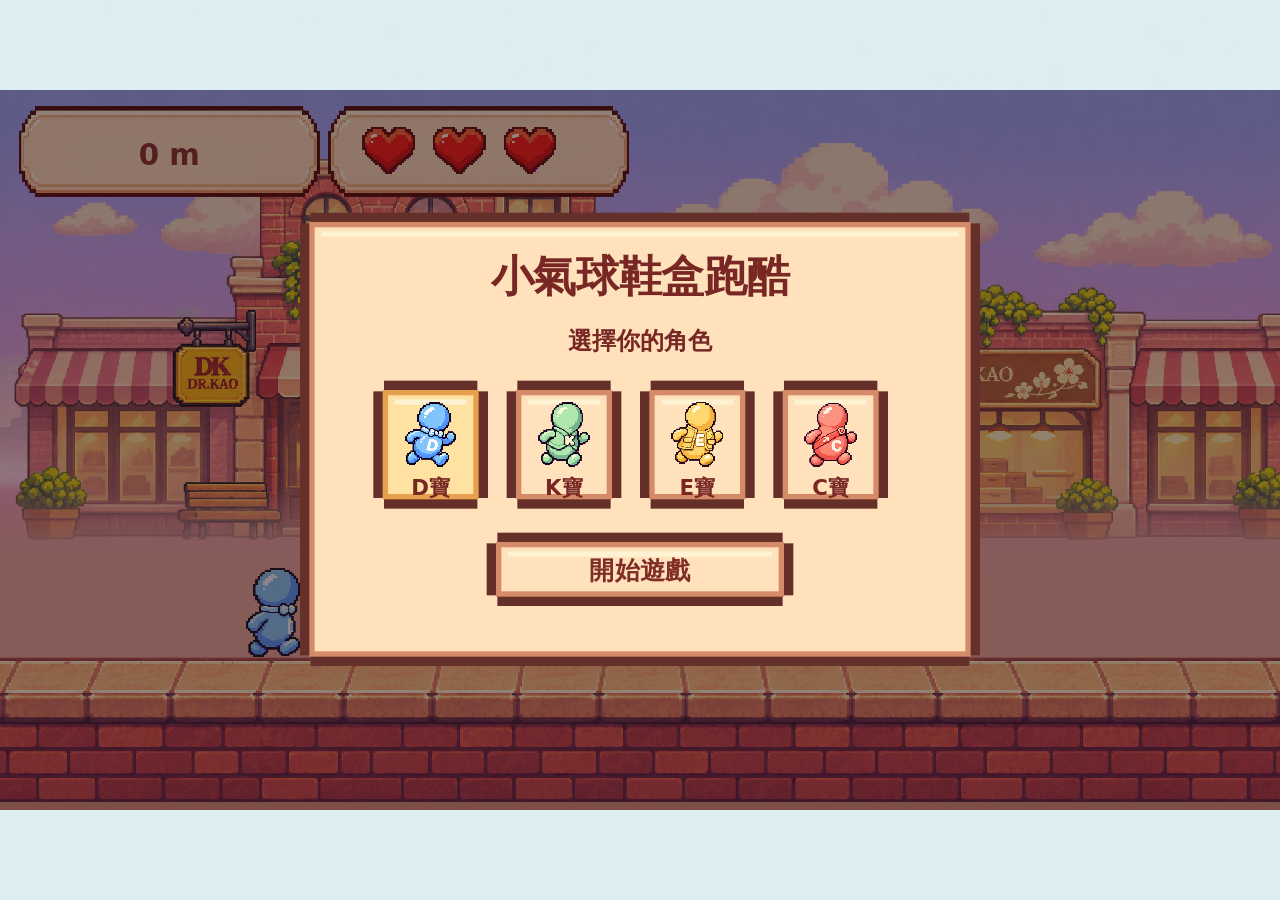
<file: runner-game/index.html>
<!doctype html>
<html lang="zh-Hant"><head><meta charset="utf-8"><meta name="viewport" content="width=device-width,initial-scale=1,maximum-scale=1,viewport-fit=cover"><meta name="apple-mobile-web-app-capable" content="yes"><meta name="apple-mobile-web-app-status-bar-style" content="default"><meta name="apple-mobile-web-app-title" content="小氣球跑酷"><meta name="theme-color" content="#26334a"><link rel="apple-touch-icon" href="assets/character-d.png"><link rel="manifest" href="manifest.webmanifest"><title>小氣球鞋盒跑酷</title><style>
*{box-sizing:border-box}html,body{margin:0;width:100%;height:100%;overflow:hidden;background:#26334a;font-family:system-ui,'Microsoft JhengHei',sans-serif;touch-action:manipulation}#game{display:block;position:fixed;left:0;top:0;width:100%;height:100vh;height:100dvh;touch-action:none}#rotate{display:none;position:fixed;inset:0;background:#24324c;color:white;align-items:center;justify-content:center;text-align:center;padding:2rem;z-index:4;font-weight:800;font-size:clamp(22px,5vw,36px)}#rotate span{display:block;font-size:56px;margin-bottom:18px}@media (orientation:portrait){#rotate{display:flex}}#hint{position:fixed;bottom:12px;left:50%;transform:translateX(-50%);color:#536477;font-size:13px;white-space:nowrap;pointer-events:none}
#overlay-ui{position:fixed;left:0;top:0;width:960px;height:540px;transform-origin:0 0;pointer-events:none}#overlay-ui .rank-controls,#overlay-ui .rank-list{position:absolute;display:none;pointer-events:auto;text-align:center;font-family:system-ui,Microsoft JhengHei,sans-serif;color:#702924}#overlay-ui .rank-controls{left:270px;top:220px;width:420px}#overlay-ui input,#overlay-ui button,#overlay-ui a{font:700 17px system-ui,Microsoft JhengHei,sans-serif}#overlay-ui input{width:220px;height:42px;padding:6px 10px;border:3px solid #9a5140;background:#fff8e9;color:#702924}#overlay-ui button,#overlay-ui a{display:inline-block;margin:4px;padding:8px 11px;border:3px solid #8a3e32;background:#ffd79e;color:#702924;text-decoration:none;cursor:pointer}#overlay-ui button:disabled{opacity:.55;cursor:default}#rank-status{font-size:14px;margin:3px;min-height:20px}#overlay-ui .rank-list{left:285px;top:168px;width:390px;height:145px;overflow:auto}#rank-list{list-style:none;margin:0;padding:0}#rank-list li{display:flex;justify-content:space-between;padding:3px 20px;border-bottom:1px solid #e2ad86;font-size:16px}#rank-empty{font-size:17px}#overlay-ui .rank-controls{top:227px}#overlay-ui .rank-controls:before{content:'登錄你的成績';display:block;margin-bottom:7px;color:#8c5143;font:700 14px system-ui}#overlay-ui #rank-name{width:210px;height:43px;border-color:#a96952;background:#fffaf0}#overlay-ui #submit-score{height:43px;background:#a9322d;border-color:#7a2723;color:#fff8df;padding:7px 15px}#overlay-ui #rank-status{font-size:13px;min-height:16px;margin:0}#overlay-ui #result-ranking,#overlay-ui #play-again{font-size:15px;background:#f8d6aa;border-color:#c18a6a}#overlay-ui #play-again{background:#ffbd63;border-color:#a45c32}#overlay-ui .rank-controls a{display:block;width:250px;margin:3px auto 2px;padding:5px 12px;font-size:17px;font-weight:900;background:#f6a832;border:3px solid #963d24;color:#65211e;text-decoration:none;box-shadow:inset 0 3px #ffe29d,0 3px #a25431}#overlay-ui button:active,#overlay-ui a:active{transform:translateY(2px)}@media (prefers-reduced-motion:reduce){#overlay-ui button:active,#overlay-ui a:active{transform:none}}#overlay-ui .rank-controls{left:300px;width:360px}#overlay-ui .rank-entry{display:flex;gap:6px;width:100%}#overlay-ui #rank-name{flex:1;min-width:0;width:auto}#overlay-ui #submit-score{flex:0 0 112px;margin:0}#overlay-ui .rank-actions{display:grid;grid-template-columns:1fr 1fr;gap:6px}#overlay-ui .rank-controls .rank-actions a{grid-column:1 / -1;width:100%;margin:0;box-sizing:border-box}#overlay-ui #result-ranking,#overlay-ui #play-again{width:100%;margin:0;box-sizing:border-box}</style></head><body><canvas id="game"></canvas><div id="hint">點擊畫面、按空白鍵或 ↑ 跳躍</div><div id="rotate"><div><span>↻</span>請將手機轉成橫向<br><small>橫向才能開始遊戲</small></div></div><div id="overlay-ui"><div id="rank-controls" class="rank-controls"><div class="rank-entry"><input id="rank-name" maxlength="12" placeholder="輸入暱稱" aria-label="暱稱"><button id="submit-score">登錄成績</button></div><p id="rank-status" aria-live="polite"></p><div class="rank-actions"><a href="https://www.dk-shoes.com.tw/v2/GameModule/40931/gpc001/2026070241306" target="_blank" rel="noopener noreferrer">🎁 玩輪盤領好康</a><button id="result-ranking">排行榜</button><button id="play-again">再玩一次</button></div></div><div id="rank-view" class="rank-list"><p id="rank-empty"></p><ol id="rank-list"></ol></div></div><script>
'use strict';
const canvas=document.querySelector('#game'),ctx=canvas.getContext('2d');
function visibleArea(){const v=window.visualViewport;return {width:v&&v.width||innerWidth,height:v&&v.height||innerHeight,left:v&&v.offsetLeft||0,top:v&&v.offsetTop||0}}
let viewLeft=0,viewRight=960;const W=960,H=540,G=425, gravity=2700,normalJump=-703,shoeJump=-906;
let particles=[],playerPop=0,trailClock=0;let golden=false,rankOrigin='pause',state='start',last=0,world=0,score=0,best=0,shoe=0,inv=0,lives=3,spawn=1060,pickupAt=6500,heartAt=1000,boxes=[],items=[],germs=[],hearts=[],speed=285;
try{best=Number(localStorage.getItem('balloonRunnerBest'))||0}catch(e){}
const p={x:180,y:G-62,w:50,h:62,vy:0,ground:true};
let chosen='d';const sprites={};for(const key of ['d','k','e','c']){sprites[key]=new Image();sprites[key].src='復古鞋店街素材/使用者指定角色/'+key.toUpperCase()+'/run/run-1.png'}const shoeImage=new Image();shoeImage.src='assets/shoe-red.png';const logos={};for(const key of ['dk','air','dr-kao','floral-texture']){logos[key]=new Image();logos[key].src='assets/'+key+'.png'}
const artRoot='復古鞋店街素材/';const layers={};for(const [key,file] of Object.entries({sky:'01-sky.png',clouds:'02-clouds.png',far:'03-far-buildings.png',near:'04-near-shops.png',ground:'05-ground.png'})){layers[key]=new Image();layers[key].src=artRoot+'場景分層/'+file}const animations={};for(const ch of ['d','k','e','c']){animations[ch]={};for(const action of ['run','jump','shoe_run','shoe_jump']){animations[ch][action]=Array.from({length:4},(_,i)=>{let img=new Image();if(action==='run'||action==='jump'){img.src=artRoot+'使用者指定角色/'+ch.toUpperCase()+'/'+(action==='run'?'run-side':action)+'/'+action+'-'+(i+1)+'.png';return img}img.src=artRoot+(ch==='c'?'角色動作/C/':'使用者指定角色/'+ch.toUpperCase()+'/')+action+'/'+action+'-'+(i+1)+'.png';return img})}}const uiAssets={};for(const k of ['box','panel','pause']){uiAssets[k]=new Image();uiAssets[k].src=artRoot+'遊戲介面/'+k+'.png'}function drawUi(k,x,y,w,h){const img=uiAssets[k];if(img.complete&&img.naturalWidth){ctx.save();ctx.imageSmoothingEnabled=false;ctx.drawImage(img,x,y,w,h);ctx.restore();return true}return false}const heartFrames=[1,2].map(n=>{const i=new Image();i.src=artRoot+'遊戲介面/愛心/heart-'+n+'.png';return i});function drawHeart(x,y,size,empty=false){const img=heartFrames[Math.floor(performance.now()/350)%2];if(img.complete&&img.naturalWidth){ctx.save();ctx.imageSmoothingEnabled=false;if(empty)ctx.globalAlpha=.22;ctx.drawImage(img,x,y,size,size);ctx.restore()}else{ctx.fillStyle=empty?'#bdaca3':'#c52735';ctx.font='bold '+size+'px system-ui';ctx.fillText('♥',x,y+size*.8)}}const germSprite=new Image();germSprite.src='assets/germ.png';
function tileLayer(img,factor,y,w,h,source){if(!img.complete||!img.naturalWidth)return;const offset=((world*factor)%w+w)%w;ctx.save();ctx.imageSmoothingEnabled=false;for(let x=Math.floor((viewLeft+offset)/w)*w-offset;x<viewRight;x+=w){if(source)ctx.drawImage(img,0,source[0],img.naturalWidth,source[1],x,y,w,h);else ctx.drawImage(img,x,y,w,h)}ctx.restore()}
function burst(x,y,colors,count=8,power=1){for(let i=0;i<count;i++){let a=Math.random()*Math.PI*2,v=(35+Math.random()*95)*power;particles.push({x,y,vx:Math.cos(a)*v,vy:Math.sin(a)*v-35,life:.32+Math.random()*.28,max:.6,size:3+Math.floor(Math.random()*4),color:colors[i%colors.length]})}if(particles.length>90)particles.splice(0,particles.length-90)}
function updateEffects(dt){playerPop=Math.max(0,playerPop-dt*4);for(const q of particles){q.x+=q.vx*dt;q.y+=q.vy*dt;q.vy+=220*dt;q.life-=dt}particles=particles.filter(q=>q.life>0)}
function drawEffects(){ctx.save();for(const q of particles){ctx.globalAlpha=Math.min(1,q.life/.2);ctx.fillStyle=q.color;let size=Math.max(2,Math.round(q.size));ctx.fillRect(Math.round(q.x),Math.round(q.y),size,size)}ctx.restore()}
function drawPlayer(){const action=shoe?(p.ground?'shoe_run':'shoe_jump'):(p.ground?'run':'jump');const index=p.ground?Math.floor(score*.9)%4:p.vy< -120?1:p.vy<160?2:3;const img=animations[chosen][action][index];if(img.complete&&img.naturalWidth){const size=shoe?120:80;ctx.save();if(inv>0&&Math.floor(inv*12)%2===0)ctx.globalAlpha=.38;ctx.imageSmoothingEnabled=false;if(golden)ctx.filter='sepia(1) saturate(2.6) hue-rotate(4deg) brightness(1.12)';const pop=playerPop;ctx.translate(p.x+p.w/2,p.y+p.h);ctx.scale(1+pop*.08,1-pop*.07);ctx.drawImage(img,-size/2,-size*.925,size,size);ctx.restore()}else{balloon(p.x,p.y-4,shoe>0);if(shoe)shoeArt(p.x-12,p.y+32,.9)}}
function reset(){particles=[];playerPop=0;trailClock=0;golden=RunnerRanks.consumeGolden();RunnerRanks.reset();world=0;score=0;shoe=0;inv=0;lives=3;spawn=1060;pickupAt=6500;heartAt=1000;boxes=[];items=[];germs=[];hearts=[];speed=285;p.y=G-p.h;p.vy=0;p.ground=true;state='play'}
function roundRect(x,y,w,h,r,color){ctx.fillStyle=color;ctx.beginPath();ctx.roundRect(x,y,w,h,r);ctx.fill()}
function addJump(){if(visibleArea().height>visibleArea().width)return;if(state==='intro'){reset();return}if(state==='play'&&p.ground){p.vy=shoe?shoeJump:normalJump;p.ground=false;playerPop=1;burst(p.x+24,p.y+p.h,['#ffe8c2','#ffc8a1','#fff8de'],7,.65)}}
function inBox(x,y,b){return x>=b.x&&x<=b.x+b.w&&y>=b.y&&y<=b.y+b.h}
const menuButtons=[{x:280,y:200,w:190,h:60,label:'繼續',act:'resume'},{x:490,y:200,w:190,h:60,label:'重新開始',act:'restart'},{x:280,y:278,w:190,h:60,label:'切換角色',act:'characters'},{x:490,y:278,w:190,h:60,label:'排行榜',act:'leaderboard'}];
canvas.addEventListener('pointerdown',e=>{e.preventDefault();const bounds=canvas.getBoundingClientRect(),scale=Math.min(bounds.width/W,bounds.height/H),x=(e.clientX-bounds.left-(bounds.width-W*scale)/2)/scale,y=(e.clientY-bounds.top-(bounds.height-H*scale)/2)/scale;
if(state==='start'||state==='characters'){if(y>=220&&y<=315&&x>=275&&x<675){chosen=['d','k','e','c'][Math.min(3,Math.floor((x-275)/100))];return}if(inBox(x,y,{x:365,y:332,w:230,h:55})){if(state==='start')state='intro';else state='pause';return}return}
if(state==='intro'){if(inBox(x,y,{x:365,y:350,w:230,h:55}))reset();return}if(state==='leaderboard'){if(inBox(x,y,{x:365,y:332,w:230,h:55})){state=rankOrigin;RunnerRanks.hide();}return}
if(state==='pause'){for(const b of menuButtons)if(inBox(x,y,b)){if(b.act==='resume')state='play';else if(b.act==='restart')reset();else if(b.act==='leaderboard'){rankOrigin='pause';state='leaderboard';RunnerRanks.load()}else state=b.act;return}return}
if(state==='over')return;
if(state==='play'&&x>=845&&x<=940&&y>=10&&y<=75){state='pause';return}addJump()});window.addEventListener('keydown',e=>{if(['Space','ArrowUp','KeyW'].includes(e.code)){e.preventDefault();if(!e.repeat)addJump()}if(e.code==='KeyP'){if(state==='play')state='pause';else if(state==='pause')state='play'}});
function milestoneWorld(m){const t=m/(golden?50:10),capWorld=(480-285)/.006,capTime=Math.log(480/285)/.006;return t<=capTime?285/.006*(Math.exp(.006*t)-1):capWorld+480*(t-capTime)}
function gap(){return 230+Math.random()*260} function makeGroup(){const x=spawn;const milestoneX=milestoneWorld(heartAt)+p.x+p.w/2;if(x+650>=milestoneX){hearts.push({x:milestoneX-20,y:G-50,meters:heartAt});spawn=milestoneX+40+gap();heartAt+=1000;return}if(x>=pickupAt){items.push({x:x,y:G-55});pickupAt=x+10000+Math.random()*4000;spawn=x+55+gap();return}if(Math.random()<.4){germs.push({x:x,y:G-44,w:44,h:44});spawn=x+44+gap();return}const patterns=[[1],[1,1],[1,1,1],[1,1,2],[1,1,2,2],[1,1,2,1],[1,1,1,2]];const levels=patterns[Math.floor(Math.random()*patterns.length)];for(let i=0;i<levels.length;i++){for(let j=0;j<levels[i];j++)boxes.push({x:x+i*93,y:G-(j+1)*58,w:93,h:58,style:Math.floor(Math.random()*3)})}spawn=x+levels.length*93+gap()}
function knock(o){burst(o.x-world+20,o.y+20,['#fff3b0','#ffd060','#f38755'],10,1.2);playerPop=.7;o.hit=true;o.vx=speed+180+Math.random()*100;o.vy=-350-Math.random()*100;o.spin=(Math.random()-.5)*7;o.angle=0;o.life=2}
function endGame(){if(inv>0)return;burst(p.x+25,p.y+30,['#fff4dc','#f48b78','#e65c62'],12,1.1);playerPop=1;lives--;if(lives>0){inv=1.5;p.vy=-350;p.ground=false;return}state='over';RunnerRanks.onFinish(golden);best=Math.max(best,Math.floor(score));try{localStorage.setItem('balloonRunnerBest',best)}catch(e){}}
function update(dt){if(state!=='play'||visibleArea().height>visibleArea().width)return;updateEffects(dt);if(shoe>0){trailClock-=dt;if(trailClock<=0){trailClock=.13;burst(p.x+2,p.y+p.h-13,['#ffe395','#fff3ca','#ef9e68'],2,.35)}}speed=Math.min(480,285+world*.006);world+=speed*dt;score+=dt*(golden?50:10);if(shoe>0){shoe-=dt;if(shoe<=0){shoe=0;inv=1;p.vy=-260;p.ground=false}}else inv=Math.max(0,inv-dt);
while(world+W+100>spawn)makeGroup();
const prevBottom=p.y+p.h,wasGround=p.ground,fallSpeed=p.vy;p.vy+=gravity*dt;p.y+=p.vy*dt;p.ground=false;if(p.y+p.h>=G){p.y=G-p.h;p.vy=0;p.ground=true}
for(const b of boxes){if(b.hit)continue;let bx=b.x-world;if(p.x+p.w>bx+3&&p.x<bx+b.w-3&&p.y+p.h>b.y&&p.y<b.y+b.h){if(shoe>0)knock(b);else if(p.vy>=0&&prevBottom<=b.y+8){p.y=b.y-p.h;p.vy=0;p.ground=true}else if(inv<=0)endGame()}}
for(const g of germs){if(g.hit)continue;let x=g.x-world;if(p.x+p.w>x+3&&p.x<x+g.w-3&&p.y+p.h>g.y+3&&p.y<g.y+g.h-3){if(shoe>0)knock(g);else if(inv<=0)endGame()}}
if(!wasGround&&p.ground&&fallSpeed>100){playerPop=.8;burst(p.x+24,p.y+p.h,['#fff1d2','#f8bd98','#e8a487'],7,.6)}
for(const a of items){let x=a.x-world;if(p.x+p.w>x-18&&p.x<x+42&&p.y+p.h>a.y-20&&p.y<a.y+35){a.dead=true;shoe=5;inv=0;playerPop=1;burst(p.x+25,p.y+26,['#fff0a3','#ffcc51','#fff9db'],15,1.2)}}
for(const h of hearts){let x=h.x-world;if(p.x+p.w>x-5&&p.x<x+40&&p.y+p.h>h.y-5&&p.y<h.y+40){h.dead=true;lives=Math.min(3,lives+1);burst(p.x+25,p.y+15,['#fff1e8','#ffb3b0','#f46d83'],12,.9)}}
for(const o of [...boxes,...germs])if(o.hit){o.x+=o.vx*dt;o.y+=o.vy*dt;o.vy+=900*dt;o.angle+=o.spin*dt;o.life-=dt}
boxes=boxes.filter(b=>b.hit?b.life>0:b.x-world>-110);germs=germs.filter(g=>g.hit?g.life>0:g.x-world>-60);items=items.filter(a=>!a.dead&&a.x-world>-100);hearts=hearts.filter(h=>!h.dead&&h.x-world>-100)}

function balloon(x,y,driving){if(sprites[chosen].complete&&sprites[chosen].naturalWidth){ctx.save();if(inv>0&&Math.floor(inv*12)%2===0)ctx.globalAlpha=.38;ctx.imageSmoothingEnabled=false;ctx.drawImage(sprites[chosen],x-8,y-5,66,66);ctx.restore();return}ctx.save();ctx.translate(x,y);if(inv>0&&Math.floor(inv*12)%2===0)ctx.globalAlpha=.38;ctx.fillStyle='#ee7690';ctx.beginPath();ctx.ellipse(25,25,21,25,0,0,Math.PI*2);ctx.fill();ctx.fillStyle='#fff1e9';ctx.beginPath();ctx.ellipse(25,29,15,14,0,0,Math.PI*2);ctx.fill();ctx.fillStyle='#433f50';ctx.fillRect(17,25,3,4);ctx.fillRect(30,25,3,4);ctx.beginPath();ctx.arc(25,31,3,0,Math.PI);ctx.strokeStyle='#433f50';ctx.lineWidth=2;ctx.stroke();if(!driving){ctx.strokeStyle='#714d5d';ctx.lineWidth=4;ctx.beginPath();ctx.moveTo(18,49);ctx.lineTo(14,60);ctx.moveTo(32,49);ctx.lineTo(36,60);ctx.stroke()}ctx.restore()}
function shoeArt(x,y,scale=1){if(shoeImage.complete&&shoeImage.naturalWidth){ctx.save();ctx.imageSmoothingEnabled=false;ctx.drawImage(shoeImage,x,y,80*scale,43*scale);ctx.restore();return}ctx.save();ctx.translate(x,y);ctx.scale(scale,scale);ctx.fillStyle='#f47e83';ctx.beginPath();ctx.moveTo(0,25);ctx.lineTo(10,4);ctx.lineTo(36,8);ctx.lineTo(43,20);ctx.lineTo(72,25);ctx.quadraticCurveTo(81,28,80,39);ctx.lineTo(0,39);ctx.closePath();ctx.fill();roundRect(0,35,80,8,4,'#fff5dd');ctx.strokeStyle='#fff5dd';ctx.lineWidth=3;ctx.beginPath();ctx.moveTo(20,15);ctx.lineTo(37,18);ctx.moveTo(18,21);ctx.lineTo(39,24);ctx.stroke();ctx.restore()}
function pixelPanel(x,y,w,h,active=false){ctx.fillStyle='#66302a';ctx.fillRect(x+8,y,w-16,h);ctx.fillRect(x,y+8,w,h-16);ctx.fillStyle=active?'#e7a04e':'#d68b68';ctx.fillRect(x+7,y+7,w-14,h-14);ctx.fillStyle=active?'#ffe2a1':'#ffe2bc';ctx.fillRect(x+11,y+11,w-22,h-22);ctx.fillStyle='#fff2d3';ctx.fillRect(x+16,y+14,w-32,4)}
function pixelButton(b){pixelPanel(b.x,b.y,b.w,b.h);ctx.textAlign='center';ctx.fillStyle='#812d27';ctx.font='bold 19px system-ui';ctx.fillText(b.label,b.x+b.w/2,b.y+b.h/2+7)}
function render(){const area=visibleArea();let dpr=Math.min(devicePixelRatio||1,2),cw=area.width,ch=area.height;canvas.style.left=area.left+'px';canvas.style.top=area.top+'px';canvas.style.width=cw+'px';canvas.style.height=ch+'px';if(canvas.width!==Math.round(cw*dpr)||canvas.height!==Math.round(ch*dpr)){canvas.width=Math.round(cw*dpr);canvas.height=Math.round(ch*dpr)}let s=Math.min(cw/W,ch/H),ox=(cw-W*s)/2,oy=(ch-H*s)/2;viewLeft=-ox/s;viewRight=(cw-ox)/s;const overlay=document.querySelector('#overlay-ui');overlay.style.transform='translate('+(area.left+ox)+'px,'+(area.top+oy)+'px) scale('+s+')';document.querySelector('#hint').style.display=state==='play'?'block':'none';document.querySelector('#rank-controls').style.display=state==='over'?'block':'none';document.querySelector('#rank-view').style.display=state==='leaderboard'?'block':'none';ctx.setTransform(dpr,0,0,dpr,0,0);ctx.fillStyle='#dceef2';ctx.fillRect(0,0,cw,ch);ctx.setTransform(dpr*s,0,0,dpr*s,dpr*ox,dpr*oy);
ctx.fillStyle='#edb4bc';ctx.fillRect(viewLeft,0,viewRight-viewLeft,H);if(layers.sky.complete&&layers.sky.naturalWidth)ctx.drawImage(layers.sky,viewLeft,0,viewRight-viewLeft,H);tileLayer(layers.clouds,.08,-125,1440,480);tileLayer(layers.far,.22,10,1260,420);tileLayer(layers.near,.47,35,990,330);const lane=ctx.createLinearGradient(0,295,0,385);lane.addColorStop(0,'rgba(231,167,156,0)');lane.addColorStop(.55,'rgba(231,167,156,.88)');lane.addColorStop(1,'#e7a798');ctx.fillStyle=lane;ctx.fillRect(viewLeft,295,viewRight-viewLeft,G-295);ctx.fillStyle='#d58c78';ctx.fillRect(viewLeft,G,viewRight-viewLeft,H-G);tileLayer(layers.ground,1,G,960,115,[270,260]);
for(const b of boxes){let x=b.x-world;ctx.save();if(b.hit){ctx.translate(x+b.w/2,b.y+b.h/2);ctx.rotate(b.angle);ctx.translate(-b.w/2,-b.h/2);x=0}let y=b.hit?0:b.y;if(!drawUi('box',x,y,b.w,b.h))roundRect(x+2,y,b.w-4,b.h,3,'#e4c348');ctx.restore()}
for(const g of germs){let x=g.x-world;ctx.save();ctx.translate(x+22,g.y+22);if(g.hit)ctx.rotate(g.angle);if(germSprite.complete&&germSprite.naturalWidth){ctx.imageSmoothingEnabled=false;ctx.drawImage(germSprite,-30,-30,60,60)}else{ctx.fillStyle='#82ba79';ctx.beginPath();ctx.arc(0,0,20,0,Math.PI*2);ctx.fill()}ctx.restore()}
for(const h of hearts){let x=h.x-world;drawHeart(x-3,h.y-4,48);ctx.save();ctx.fillStyle='#793b35';ctx.font='bold 15px system-ui';ctx.textAlign='center';ctx.fillText(h.meters+' m',x+20,h.y-13);ctx.restore()}
for(const a of items){let x=a.x-world;ctx.fillStyle='#ffe796';ctx.beginPath();ctx.arc(x+20,a.y+12,35,0,7);ctx.fill();shoeArt(x-6,a.y-5,.7)}

drawEffects();drawPlayer();if(shoe){roundRect(p.x-8,p.y+p.h+9,70,25,10,'#f47e83');ctx.fillStyle='white';ctx.font='bold 14px system-ui';ctx.textAlign='center';ctx.fillText(Math.ceil(shoe)+' 秒',p.x+27,p.y+p.h+27);ctx.textAlign='left'}
if(state==='play'||state==='pause'){if(!drawUi('pause',862,12,60,60)){roundRect(845,16,95,54,16,'rgba(255,255,255,.88)');ctx.fillStyle='#48566a';ctx.font='bold 18px system-ui';ctx.textAlign='center';ctx.fillText('暫停',892,50);ctx.textAlign='left'}}
if(!drawUi('panel',14,12,226,68))roundRect(14,12,226,68,12,'#ffe1bb');if(!drawUi('panel',246,12,226,68))roundRect(246,12,226,68,12,'#ffe1bb');ctx.fillStyle='#7e2725';ctx.font='bold 22px system-ui';ctx.textAlign='center';ctx.fillText(Math.floor(score)+' m',127,56);ctx.textAlign='left';for(let i=0;i<3;i++)drawHeart(268+i*53,22,47,i>=lives);if(golden&&(state==='play'||state==='pause')){drawUi('panel',512,12,260,68);ctx.fillStyle='#8b4e12';ctx.textAlign='center';ctx.font='bold 19px system-ui';ctx.fillText('✦ 黃金模式 ×5 ✦',642,55);ctx.textAlign='left'}
if(state!=='play'){ctx.fillStyle='rgba(45,24,29,.52)';ctx.fillRect(viewLeft,0,viewRight-viewLeft,H);pixelPanel(225,92,510,340);ctx.fillStyle='#782725';ctx.textAlign='center';ctx.font=state==='over'?'bold 25px system-ui':'bold 32px system-ui';const titles={start:'小氣球鞋盒跑酷',intro:'遊戲玩法',over:'挑戰結束！',pause:'暫停中',characters:'切換角色',leaderboard:'排行榜'};ctx.fillText(state==='over'&&golden?'✦ 黃金挑戰結束 ✦':(titles[state]||''),480,151);
if(state==='start'||state==='characters'){ctx.font='bold 18px system-ui';ctx.fillText('選擇你的角色',480,194);for(let i=0;i<4;i++){let key=['d','k','e','c'][i],x=280+i*100;pixelPanel(x,218,86,96,key===chosen);if(sprites[key].complete&&sprites[key].naturalWidth){ctx.imageSmoothingEnabled=false;ctx.drawImage(sprites[key],x+14,229,58,58)}ctx.fillStyle='#782725';ctx.font='bold 16px system-ui';ctx.fillText(key.toUpperCase()+'寶',x+43,304)}pixelButton({x:365,y:332,w:230,h:55,label:state==='start'?'開始遊戲':'返回暫停選單'});}
else if(state==='intro'){ctx.textAlign='left';ctx.font='bold 17px system-ui';const rows=[['box','鞋盒可以踩，跳不上或撞到會扣愛心'],['germ','細菌不能踩，要跳過去'],['shoe','鞋子衝刺 5 秒，可跳躍並撞開障礙'],['heart','每 1000 m 有愛心，最多 3 顆']];for(let i=0;i<rows.length;i++){let y=170+i*42,k=rows[i][0];if(k==='box')drawUi('box',258,y,42,30);else if(k==='germ'&&germSprite.complete)ctx.drawImage(germSprite,260,y-2,34,34);else if(k==='shoe')shoeArt(257,y,0.42);else if(k==='heart')drawHeart(257,y-4,39);ctx.fillStyle='#782725';ctx.fillText(rows[i][1],315,y+22)}ctx.textAlign='center';ctx.font='bold 14px system-ui';ctx.fillText('點擊畫面或按空白鍵跳躍',480,344);pixelButton({x:365,y:350,w:230,h:55,label:'開始跑酷'})}else if(state==='pause'){for(const b of menuButtons)pixelButton(b)}else if(state==='leaderboard'){pixelButton({x:365,y:332,w:230,h:55,label:'返回'})}else if(state==='over'){ctx.fillStyle='#a45b45';ctx.font='bold 15px system-ui';ctx.fillText('本次距離',480,177);ctx.fillStyle='#842a25';ctx.font='900 46px system-ui';ctx.fillText(Math.floor(score)+' m',480,223)}ctx.textAlign='left'}}
function frame(t){let dt=Math.min((t-last)/1000||0,.035);last=t;update(dt);render();requestAnimationFrame(frame)}requestAnimationFrame(frame);
</script><script src="leaderboard.js?v=20261117-gold"></script></body></html>
</file>
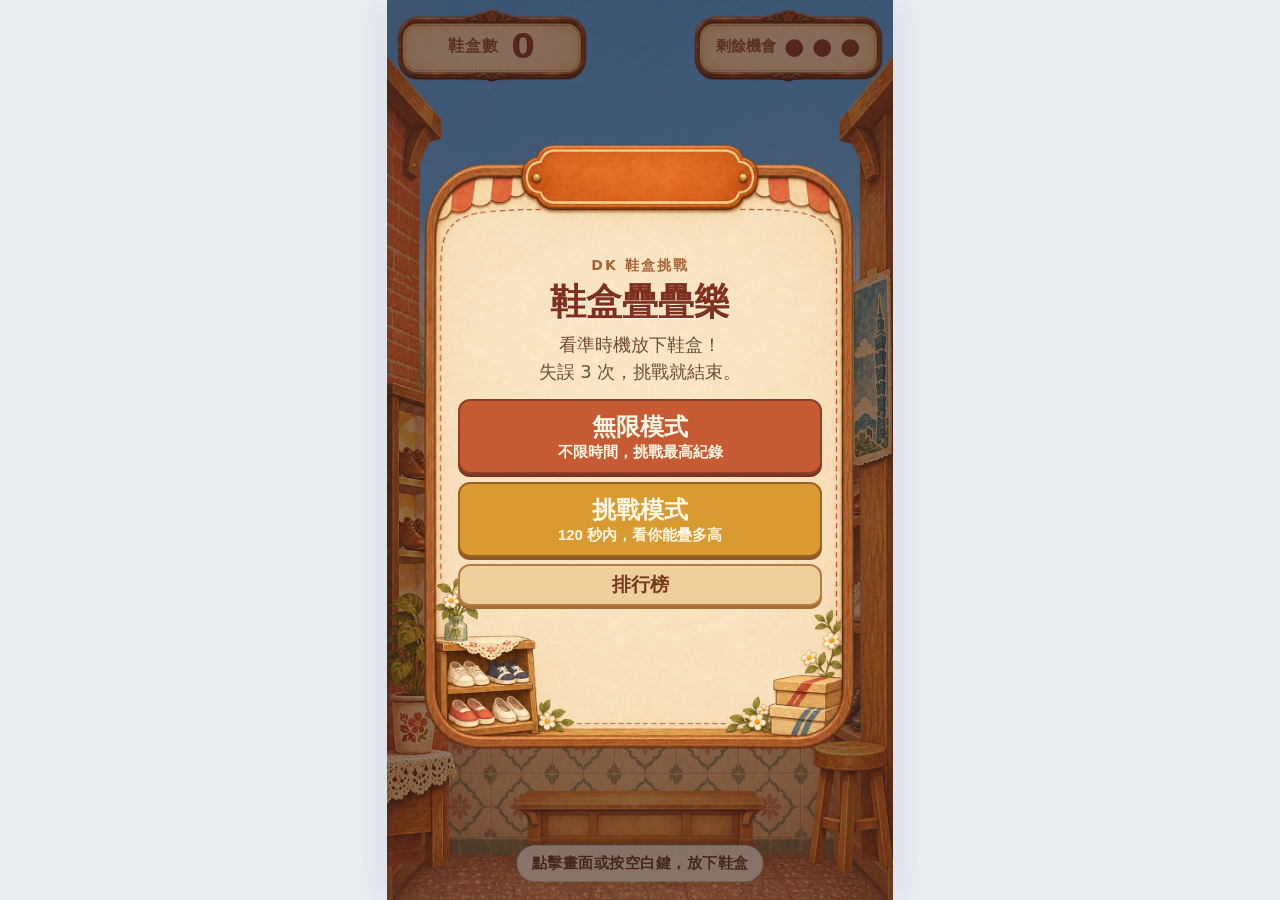
<file: shoe-stack/index.html>
<!doctype html><html lang="zh-Hant"><head><meta charset="utf-8"><meta name="viewport" content="width=device-width,initial-scale=1,maximum-scale=1,user-scalable=no"><title>鞋盒疊疊樂｜玩法雛形</title><style>
*{box-sizing:border-box}body{margin:0;background:#e9eef2;color:#253a48;font-family:system-ui,'Microsoft JhengHei',sans-serif;overflow:hidden;display:grid;place-items:center;height:100dvh}main{position:relative;width:min(100vw,56.25dvh);height:min(100dvh,177.7778vw);margin:auto;background:#f7fafb;overflow:hidden;box-shadow:0 0 40px #41617422}canvas{width:100%;height:100%;display:block;touch-action:manipulation}.hud{position:absolute;inset:20px 20px auto;display:flex;justify-content:space-between;pointer-events:none}.pill{background:#ffffffd9;border-radius:16px;padding:9px 15px;box-shadow:0 5px 20px #324a5a1a;font-weight:800}.pill small{display:block;font-size:11px;color:#82919b;letter-spacing:2px}.pill b{font-size:25px}.right{text-align:right}.hint{position:absolute;bottom:18px;left:50%;transform:translateX(-50%);width:max-content;max-width:94%;text-align:center;font-weight:800;font-size:clamp(12px,3.1vw,15px);letter-spacing:.5px;color:#57321e;background:rgba(255,248,228,.94);border:1px solid rgba(105,57,28,.24);border-radius:999px;padding:8px 14px;box-shadow:0 2px 10px #58351e33;pointer-events:none}.overlay{position:absolute;inset:0;background:#3b211c99;display:grid;place-items:center;padding:12px}.card{width:min(88%,340px,calc(72dvh * .73));aspect-ratio:1072/1468;background:url('assets/mode-panel.png') center/100% 100% no-repeat;text-align:center;padding:18% 12% 23%;display:flex;flex-direction:column;align-items:center;justify-content:center;color:#71381f}.card h1{font-size:clamp(20px,5vw,29px);margin:0 0 6px;color:#7f311d;text-shadow:0 1px #fff}.card p{font-size:clamp(11px,2.9vw,14px);line-height:1.45;margin:0 0 10px;color:#704c38}.mode-button{width:100%;border:2px solid #8b3f26;border-radius:12px;background:#c65a32;color:#fff7e5;box-shadow:0 3px 0 #79351f;font-size:clamp(15px,4vw,19px);font-weight:900;padding:7px 8px;margin:4px 0;cursor:pointer}.mode-button small{display:block;font-size:clamp(10px,2.6vw,12px);font-weight:600}.mode-button.challenge{background:#d99b31;border-color:#9b6121;box-shadow:0 3px 0 #8b5a22}.tag{font-size:10px;letter-spacing:2px;color:#a66337;font-weight:900;margin-bottom:3px}.timer{position:absolute;left:50%;top:20px;transform:translateX(-50%);text-align:center;background:#fff5dfed;color:#8b3b24}.timer.urgent{color:#b42318;background:#fff0e8}.timer b{font-size:21px}.timer small{color:#a36345}.pause-button{position:absolute;top:88px;right:18px;width:48px;height:48px;border:0;background:transparent url('assets/pause-button.png') center/contain no-repeat;cursor:pointer}.screen{width:100%;text-align:center}.screen h1{margin:0 0 4px}.score-label{font-weight:700;font-size:12px;color:#a65d35}.big-score{font-size:clamp(38px,12vw,60px);font-weight:1000;line-height:1;color:#9a351e}.board-preview{margin:5px 0;padding:5px;background:#fff8e7a8;border:1px solid #cf9d72;border-radius:8px;font-size:12px;color:#865335}.compact{font-size:14px;padding:6px;margin:3px 0}.secondary{background:#efd09c;color:#75391e;border-color:#b67b42;box-shadow:0 3px 0 #a66c37}.hidden{display:none!important}
.hud{inset:8px 10px auto;align-items:flex-start}.hud .pill{width:39%;height:76px;padding:14px 8px 8px;background:transparent url('assets/hud-panel.png') center/100% 100% no-repeat;box-shadow:none;border-radius:0;text-align:center;color:#6f2f1c}.hud .pill small{font-size:clamp(12px,3.4vw,16px);letter-spacing:1px;color:#8a4b2c}.hud .pill b{font-size:clamp(26px,7vw,36px);line-height:1.05;color:#7d2f21}.hud .right b{font-size:clamp(21px,5.9vw,30px);letter-spacing:1px}.timer{top:85px;width:108px;height:53px;padding:8px 5px 5px;border-radius:0;box-shadow:none;background:transparent url('assets/hud-panel.png') center/100% 100% no-repeat;color:#7d2f21}.timer.urgent{background:transparent url('assets/hud-panel.png') center/100% 100% no-repeat;color:#bd261a}.timer small{font-size:10px;color:#8a4b2c}.timer b{font-size:20px}.pause-button{top:85px;right:14px;width:56px;height:56px}.card{width:min(96%,460px,calc(92dvh * .73));padding:14% 10% 21%}.card h1{font-size:clamp(24px,7vw,36px)}.card p{font-size:clamp(14px,3.8vw,18px);line-height:1.5}.tag{font-size:clamp(11px,3vw,14px)}.mode-button{font-size:clamp(18px,5vw,24px);padding:10px 8px}.mode-button small{font-size:clamp(12px,3.2vw,15px)}.mode-button.compact{font-size:clamp(15px,4vw,19px);padding:6px 8px}.hud .pill:first-child{display:flex;align-items:center;justify-content:center;gap:clamp(6px,2vw,12px);padding:8px 14px}.hud .pill:first-child small{display:inline;white-space:nowrap;font-size:clamp(12px,3.2vw,16px)}.hud .pill:first-child b{display:inline;font-size:clamp(24px,6.5vw,34px);line-height:1}.hud .pill.right{display:flex;align-items:center;justify-content:center;gap:clamp(4px,1.2vw,8px);padding:8px 10px}.hud .pill.right small{display:inline;white-space:nowrap;letter-spacing:0;font-size:clamp(10px,2.8vw,15px)}.hud .pill.right b{display:inline;white-space:nowrap;font-size:clamp(14px,4.2vw,23px);letter-spacing:0;line-height:1}.score-entry input{width:100%;border:1px solid #b57a50;border-radius:8px;padding:6px;background:#fffdf5;color:#5e301f;font:inherit;font-size:14px}.score-entry .mode-button{margin:4px 0}.score-entry #submit-status{min-height:14px;font-size:11px;color:#854122}.rank-tabs{display:flex;gap:5px;margin:5px 0}.rank-tabs button{flex:1;border:1px solid #a9643a;border-radius:8px;background:#f6dfb7;color:#723b27;padding:5px 2px;font-weight:700}.rank-tabs button.active{background:#b8512d;color:#fff}.rank-table{height:clamp(95px,22dvh,190px);overflow-y:auto;background:#fff7e5bf;border-radius:8px;padding:4px 8px;font-size:13px}.rank-table ol{list-style:none;margin:0;padding:0}.rank-table li{display:grid;grid-template-columns:24px 1fr auto;gap:4px;border-bottom:1px solid #d7b895;padding:4px;text-align:left}.rank-table li span:nth-child(2){overflow:hidden;text-overflow:ellipsis;white-space:nowrap}.rank-table li strong{white-space:nowrap}.card #result-screen .big-score{font-size:clamp(32px,9vw,48px)}.card #result-screen .mode-button.compact{padding:4px;margin:2px 0}.card #result-screen .board-preview{padding:3px;margin:3px 0}.golden-indicator{position:absolute;top:142px;left:50%;transform:translateX(-50%);white-space:nowrap;background:#fff0b8ed;color:#875400;border:1px solid #bb8725;border-radius:999px;font-weight:900;font-size:13px;padding:5px 12px;pointer-events:none}.wheel-link{display:block;text-decoration:none;background:#e8a426;border-color:#8b5114;color:#522808;box-sizing:border-box;margin:4px 0;font-size:clamp(14px,3.8vw,19px);padding:6px 4px}.card .screen{max-height:100%;overflow-y:auto;scrollbar-width:thin}.rank-table li{grid-template-columns:24px minmax(0,1fr);row-gap:1px}.rank-table li strong{grid-column:2;font-size:11px;color:#8a482b;white-space:normal}.board-preview{overflow-wrap:anywhere}.rank-table li{display:grid;grid-template-columns:clamp(22px,6vw,30px) minmax(32px,1fr) auto;align-items:center;column-gap:4px;padding:9px 3px;font-size:clamp(14px,3.9vw,18px);font-weight:800;color:#68331f}.rank-table li span:first-child{font-weight:900;text-align:center}.rank-table li span:nth-child(2){font-weight:800;text-align:left}.rank-table li strong{grid-column:3;white-space:nowrap;text-align:right;font-size:clamp(13px,3.5vw,16px);font-weight:900;color:#873a21}</style></head><body><main><canvas id="game"></canvas><div class="hud"><div class="pill"><small>鞋盒數</small><b id="score">0</b></div><div class="pill right"><small>剩餘機會</small><b id="lives">● ● ●</b></div></div><div class="pill timer hidden" id="timer"><small>剩餘時間</small><b id="time">02:00</b></div><div class="golden-indicator hidden" id="golden-indicator">✦ 黃金模式 · 分數 ×5 ✦</div><button class="pause-button hidden" id="pause" aria-label="暫停遊戲" type="button"></button><div class="hint" id="hint">點擊畫面或按空白鍵，放下鞋盒</div><div class="overlay" id="overlay"><div class="card"><section class="screen" id="mode-screen"><div class="tag">DK 鞋盒挑戰</div><h1>鞋盒疊疊樂</h1><p>看準時機放下鞋盒！<br>失誤 3 次，挑戰就結束。</p><button class="mode-button" id="unlimited" type="button">無限模式<small>不限時間，挑戰最高紀錄</small></button><button class="mode-button challenge" id="challenge" type="button">挑戰模式<small>120 秒內，看你能疊多高</small></button><button class="mode-button compact secondary" id="mode-board" type="button">排行榜</button></section><section class="screen hidden" id="result-screen"><div class="tag" id="result-mode">本局成績</div><h1 id="result-title">挑戰結束！</h1><div class="score-label">最終鞋盒數</div><div class="big-score" id="peak-score">0</div><div class="score-label">最高完美連擊：<b id="max-combo">0</b></div><div class="score-label" id="golden-result"></div><div class="score-entry"><input id="rank-name" maxlength="12" placeholder="輸入暱稱（最多 12 字）" aria-label="排行榜暱稱"><button class="mode-button compact challenge" id="submit-score" type="button">登錄成績</button><div id="submit-status" role="status"></div></div><a class="mode-button wheel-link" href="https://www.dk-shoes.com.tw/v2/GameModule/40931/gpc001/2026070241306" target="_blank" rel="noopener noreferrer">✦ 玩輪盤領好康 ✦</a><button class="mode-button compact" id="replay" type="button">再玩一次</button><button class="mode-button compact secondary" id="result-modes" type="button">選擇模式</button><button class="mode-button compact secondary" id="result-board" type="button">排行榜</button></section><section class="screen hidden" id="pause-screen"><div class="tag">休息一下</div><h1>遊戲暫停</h1><button class="mode-button compact" id="resume" type="button">繼續遊戲</button><button class="mode-button compact challenge" id="restart" type="button">重新開始</button><button class="mode-button compact secondary" id="pause-modes" type="button">選擇模式</button><button class="mode-button compact secondary" id="pause-board" type="button">排行榜</button></section><section class="screen hidden" id="board-screen"><div class="tag">LEADERBOARD</div><h1>排行榜</h1><div class="rank-tabs"><button id="rank-unlimited" type="button">無限模式</button><button id="rank-challenge" type="button">挑戰模式</button></div><div class="rank-table"><ol id="rank-list"></ol><p id="board-status" role="status">讀取中…</p></div><button class="mode-button compact secondary" id="board-back" type="button">返回</button></section></div></div></main><script>
const canvas=document.querySelector('canvas'),ctx=canvas.getContext('2d'),scoreEl=document.querySelector('#score'),livesEl=document.querySelector('#lives'),overlay=document.querySelector('#overlay'),unlimited=document.querySelector('#unlimited'),challenge=document.querySelector('#challenge'),timer=document.querySelector('#timer'),timeEl=document.querySelector('#time'),pauseButton=document.querySelector('#pause');const $=id=>document.getElementById(id);const screens=['mode','result','pause','board'];function showScreen(name){for(const n of screens)$(n+'-screen').classList.toggle('hidden',n!==name);overlay.classList.remove('hidden')}

const art={};for(const [name,path] of Object.entries({floral:'assets/floral-texture.png',air:'assets/air.png',dr:'assets/dr-kao.png',dk:'assets/dk.png',store:'assets/store-fade.png',tree:'assets/sway-tree.png',sky:'assets/clear-sky.png',cloudNear:'assets/cloud-near.png',cloudFar:'assets/cloud-far.png',foreground:'assets/store-foreground.png',platform:'assets/wood-platform.png',shoeKnit:'assets/shoe-knit.png',shoeBlack:'assets/shoe-black.png',shoeRed:'assets/shoe-red.png'})){let image=new Image();image.src=path;art[name]=image}
function artReady(im){return im&&im.complete&&im.naturalWidth>0}
let mode='unlimited',deadline=0,runId=0,peak=0,maxCombo=0,goldenNext=false,goldenActive=false,pausedAt=0,priorState='playing',boardReturn='result',collapseRemaining=0;let nextBundleId=1;let W=0,H=0,dpr=1,state='ready',boxes=[],falling=[],shoes=[],active=null,particles=[],texts=[],score=0,lives=3,combo=0,camera=0,camTarget=0,t=0,last=0,sway=0,gravityGlow=.5,gravityRisk=0,shake=0,flash=0,freeze=0,audio=null;
function resize(){let r=canvas.getBoundingClientRect();W=r.width;H=r.height;dpr=Math.min(devicePixelRatio||1,2);canvas.width=W*dpr;canvas.height=H*dpr;ctx.setTransform(dpr,0,0,dpr,0,0)}window.addEventListener('resize',resize);resize();
const base=()=>H-110, unit=()=>Math.min(W*.38,160), bh=()=>unit()/1.8;
function sound(freq,dur=.1,type='sine',vol=.06){try{audio??=new (window.AudioContext||window.webkitAudioContext)();if(audio.state==='suspended')audio.resume();let o=audio.createOscillator(),g=audio.createGain();o.type=type;o.frequency.setValueAtTime(freq,audio.currentTime);o.frequency.exponentialRampToValueAtTime(freq*.65,audio.currentTime+dur);g.gain.setValueAtTime(vol,audio.currentTime);g.gain.exponentialRampToValueAtTime(.001,audio.currentTime+dur);o.connect(g);g.connect(audio.destination);o.start();o.stop(audio.currentTime+dur)}catch(e){}}
function spawn(){let sizes=[1,.9,.8],n=Math.random()<.5?1:(Math.random()<.6?2:3),items=Array.from({length:n},()=>{let size=sizes[Math.floor(Math.random()*3)];return {size,w:unit()*size,h:bh()*size}}),totalH=items.reduce((sum,b)=>sum+b.h,0),bundleW=Math.max(...items.map(b=>b.w));active={items,n,totalH,bundleW,w:items[0].w,x:W/2,y:0,vy:0,phase:Math.random()*Math.PI*2,status:'swing',angle:0};}
function reset(selectedMode){mode=selectedMode;runId++;peak=0;maxCombo=0;goldenActive=goldenNext;goldenNext=false;document.getElementById('golden-indicator').classList.add('hidden');collapseRemaining=0;pauseButton.classList.remove('hidden');deadline=mode==='challenge'?Date.now()+120000:0;timer.classList.toggle('hidden',mode!=='challenge');timer.classList.remove('urgent');timeEl.textContent='02:00';boxes=[];falling=[];shoes=[];particles=[];texts=[];score=0;lives=3;combo=0;camera=0;camTarget=0;sway=0;gravityGlow=.5;gravityRisk=0;shake=0;flash=0;freeze=0;state='playing';scoreEl.textContent='0';livesEl.textContent='● ● ●';overlay.classList.add('hidden');spawn()}
unlimited.onclick=()=>reset('unlimited');challenge.onclick=()=>reset('challenge');
function endGame(reason){if(state==='over')return;state='over';runId++;$('golden-indicator').classList.add('hidden');active=null;falling=[];timer.classList.add('hidden');pauseButton.classList.add('hidden');$('result-title').textContent=reason==='time'?'時間到！':'挑戰結束！';$('result-mode').textContent=mode==='challenge'?'120 秒挑戰':'無限模式';$('peak-score').textContent=score*(goldenActive?5:1);$('max-combo').textContent=maxCombo;$('golden-result').textContent='';$('rank-name').value=goldenActive?'DKEC':'';$('rank-name').readOnly=goldenActive;window.ShoeRanks.resetResult();showScreen('result')}
function chooseModes(){state='ready';runId++;$('golden-indicator').classList.add('hidden');pauseButton.classList.add('hidden');timer.classList.add('hidden');showScreen('mode')}
function pauseGame(){if(state!=='playing'&&state!=='collapse')return;priorState=state;pausedAt=Date.now();state='paused';pauseButton.classList.add('hidden');showScreen('pause')}
function resumeGame(){if(state!=='paused')return;if(mode==='challenge')deadline+=Date.now()-pausedAt;state=priorState;pauseButton.classList.remove('hidden');overlay.classList.add('hidden');if(state==='playing'&&!active)spawn()}
pauseButton.onclick=pauseGame;$('resume').onclick=resumeGame;$('restart').onclick=()=>reset(mode);$('replay').onclick=()=>reset(mode);$('result-modes').onclick=chooseModes;$('pause-modes').onclick=chooseModes;$('mode-board').onclick=()=>{boardReturn='mode';showScreen('board');window.ShoeRanks.open('unlimited')};$('result-board').onclick=()=>{boardReturn='result';showScreen('board');window.ShoeRanks.open(mode)};$('pause-board').onclick=()=>{boardReturn='pause';showScreen('board');window.ShoeRanks.open(mode)};$('board-back').onclick=()=>showScreen(boardReturn);$('submit-score').onclick=()=>{let code=$('rank-name').value.normalize('NFKC').trim();if(!goldenActive&&code.toUpperCase()==='DKEC'){goldenNext=true;$('rank-name').value='';$('submit-status').textContent='下一場已啟用';return}window.ShoeRanks.submit(mode,score,maxCombo,goldenActive)};
function drop(){if(state!=='playing'||!active||active.status!=='swing')return;active.status='fall';active.vy=0;sound(360,.08,'triangle')};canvas.addEventListener('pointerdown',drop);window.addEventListener('keydown',e=>{if(e.code==='Space'&&state==='playing'){e.preventDefault();drop()}});
function sprayShoe(x,y,w,h,index=0){let types=['shoeKnit','shoeBlack','shoeRed'];let dir=(index%2?1:-1),speed=Math.min(W,500);shoes.push({type:types[Math.floor(Math.random()*types.length)],x,y:y-h*.5,w:w*.72,vx:dir*(speed*.16+Math.random()*speed*.20),vy:-(speed*.34+Math.random()*speed*.22),angle:(Math.random()-.5)*.5,spin:dir*(1.8+Math.random()*3),life:2.2})}
function burst(x,y,color,n=16){for(let i=0;i<n;i++){let a=Math.random()*Math.PI*2,v=60+Math.random()*200;particles.push({x,y,vx:Math.cos(a)*v,vy:Math.sin(a)*v-80,life:.5+Math.random()*.5,max:1,color,r:2+Math.random()*5})}}
function label(text,x,y,color,bubble=false){texts.push({text,x,y,life:bubble?1.4:1,color,bubble})}
function balanceIndicator(){let weighted=0,mass=0,risk=0,center=.5;for(let i=boxes.length-1;i>=0;i--){const b=boxes[i],m=b.w*b.h;weighted+=b.x*m;mass+=m;const below=i?boxes[i-1]:{x:W/2,w:unit()*1.25};if(i&&b.bundleId===below.bundleId)continue;const left=Math.max(b.x-b.w/2,below.x-below.w/2),right=Math.min(b.x+b.w/2,below.x+below.w/2);const midpoint=(left+right)/2,half=(right-left)/2;let r=half>0?Math.min(1,Math.abs(weighted/mass-midpoint)/half):1;if(r>risk){risk=r;center=Math.max(.08,Math.min(.92,weighted/mass/W))}}return {risk,center}}
function stability(){let weighted=0,mass=0;for(let i=boxes.length-1;i>=0;i--){const b=boxes[i],m=b.w*b.h;weighted+=b.x*m;mass+=m;const below=i?boxes[i-1]:{x:W/2,w:unit()*1.25};const left=Math.max(b.x-b.w/2,below.x-below.w/2),right=Math.min(b.x+b.w/2,below.x+below.w/2);if(weighted/mass<left||weighted/mass>right)return {index:i,direction:weighted/mass<(left+right)/2?-1:1}}return null}
function collapse(failure){
 state='collapse';active=null;shake=18;sound(100,.45,'sawtooth',.09);
 label('失去平衡！',W/2,camera+H*.42,'#e76c63');
 // A tied bundle is one rigid load: if any box in it loses support, remove the entire bundle.
 let first=failure.index;while(first>0&&boxes[first].bundleId===boxes[first-1].bundleId)first--;
 falling=boxes.splice(first);falling.forEach((box,i)=>sprayShoe(box.x,box.y,box.w,box.h,i));let groups=new Map();
 for(const box of falling){if(!groups.has(box.bundleId))groups.set(box.bundleId,{x:box.x,y:box.y,vx:failure.direction*(8+Math.random()*12),vy:0,spin:failure.direction*(.25+Math.random()*.25),rotation:0});box.group=groups.get(box.bundleId);box.offsetY=box.y-box.group.y}
 score=boxes.length;scoreEl.textContent=score*(goldenActive?5:1);lives--;combo=0;livesEl.textContent=Array(lives).fill('●').concat(Array(3-lives).fill('○')).join(' ');
 const top=boxes.length?boxes[boxes.length-1].y-boxes[boxes.length-1].h:base();camTarget=Math.min(0,top-H*.66);
 collapseRemaining=1.6;
}
function land(){let a=active,top=boxes.length?boxes[boxes.length-1]:null,tx=top?top.x:W/2,tw=top?top.w:unit()*1.25,overlap=(a.w+tw)/2-Math.abs(a.x-tx),ratio=overlap/Math.min(a.w,tw);if(overlap<=Math.min(a.w,tw)*.15){lives--;combo=0;shake=12;sound(130,.25,'sawtooth');label('沒接住！',a.x,a.y,'#e76c63');burst(a.x,a.y,'#e9927e',12);let shoeOffset=0;for(let i=0;i<a.items.length;i++){let item=a.items[i];sprayShoe(a.x,a.y-shoeOffset,item.w,item.h,i);shoeOffset+=item.h}a.status='miss';a.vy=100;livesEl.textContent=Array(lives).fill('●').concat(Array(3-lives).fill('○')).join(' ');return}let perfect=Math.abs(a.x-tx)<Math.min(a.w,tw)*.09;if(perfect){a.x=tx;combo++;maxCombo=Math.max(maxCombo,combo);flash=.25;freeze=.055;sound(650+Math.min(combo,8)*75,.16,'triangle',.09);label(combo>1?'完美！ '+combo+' 連擊':'完美！',Math.max(64,Math.min(W-64,a.x+(a.x<W/2?1:-1)*(a.w/2+64))),a.y-a.items[0].h*.5,'#85361f',true);burst(a.x,a.y,'#ffc05c',22)}else{combo=0;sound(220+ratio*140,.13,'triangle',.08);burst(a.x,a.y,'#c5a898',9);if(ratio<.48)label('好險！',a.x,a.y-12,'#e88872')}shake=perfect?7:Math.max(4,(1-ratio)*12);let bottom=a.y,bundleId=nextBundleId++,offset=0;for(let i=0;i<a.n;i++){let item=a.items[i];boxes.push({bundleId,x:a.x,y:bottom-offset,w:item.w,h:item.h,size:item.size,bundle:a.n,bundleW:a.bundleW,index:i,tilt:0,color:['#f0a78e','#eec690','#a9c7bd'][Math.round((1-item.size)*10)]||'#f0a78e'});offset+=item.h}score+=a.n;scoreEl.textContent=score*(goldenActive?5:1);camTarget=Math.min(0,(bottom-a.totalH)-H*.66);active=null;let failure=stability();if(failure){collapse(failure);return}peak=Math.max(peak,score);let spawnRun=runId;setTimeout(()=>{if(spawnRun===runId&&state==='playing'&&!active)spawn()},320)}
function round(x,y,w,h,r,color){ctx.fillStyle=color;ctx.beginPath();ctx.roundRect(x,y,w,h,r);ctx.fill()}
function drawBox(x,y,w,h,color,bundle=1,index=0,bundleW=w,size=1){
 ctx.save();ctx.translate(x,y);ctx.shadowColor='#58431f55';ctx.shadowBlur=6;ctx.shadowOffsetY=3;
 const small=size<.85,medium=size>=.85&&size<.95;
 round(-w/2,-h,w,h,2,small?'#d99128':medium?'#cf8838':'#d8b83b');ctx.shadowColor='transparent';
 ctx.save();ctx.beginPath();ctx.rect(-w/2,-h,w,h);ctx.clip();
 if(small&&artReady(art.floral)){ctx.drawImage(art.floral,-w/2,-h,w,h)}
 let shade=ctx.createLinearGradient(0,-h,0,0);shade.addColorStop(0,'rgba(255,241,171,.18)');shade.addColorStop(.3,'rgba(255,255,255,0)');shade.addColorStop(1,'rgba(90,51,11,.12)');ctx.fillStyle=shade;ctx.fillRect(-w/2,-h,w,h);
 ctx.fillStyle=small?'#efa83c':medium?'#df9c4d':'#e7c94c';ctx.fillRect(-w/2,-h,w,h*.16);ctx.fillStyle='rgba(90,57,19,.25)';ctx.fillRect(-w/2,-h*.84,w,h*.025);
 if(small&&artReady(art.dr)){ctx.save();ctx.filter='brightness(0) invert(1)';ctx.drawImage(art.dr,w*.04,-h*.39,w*.35,h*.13);ctx.restore()}
 if(medium&&artReady(art.air)){ctx.save();ctx.translate(0,-h*.47);ctx.rotate(-Math.PI/12);ctx.filter='invert(13%) sepia(55%) saturate(2394%) hue-rotate(330deg) brightness(72%)';let logoW=w*.58,logoH=logoW*art.air.naturalHeight/art.air.naturalWidth;ctx.drawImage(art.air,-logoW/2,-logoH/2,logoW,logoH);ctx.restore()}
 if(!small&&!medium&&artReady(art.dk)){let im=art.dk,logoW=w*.30,logoH=logoW*im.naturalHeight/im.naturalWidth;ctx.drawImage(im,-w*.42,-h*.80,logoW,logoH)}
 if(!medium){ctx.fillStyle=small?'#fff7e6':'#5a321a';ctx.font='italic '+Math.max(4,h*.075)+'px system-ui';ctx.textAlign='right';ctx.fillText('www.dk-shoes.com.tw',w*.42,-h*.12)}
 ctx.restore();
 if(bundle>1){let sw=Math.max(4,bundleW*.075);ctx.fillStyle='#dedbc4';ctx.fillRect(-sw/2,-h,sw,h);ctx.fillStyle='#b7b49e';ctx.fillRect(sw*.32,-h,sw*.13,h);ctx.strokeStyle='#f8f4df';ctx.lineWidth=.7;for(let xx=-sw/2+2;xx<sw/2;xx+=3){ctx.beginPath();ctx.moveTo(xx,-h);ctx.lineTo(xx,h*-0.02);ctx.stroke()}}
 ctx.restore()
}
function failureDirection(g){return g.spin<0?-1:1}
function update(dt){t+=dt;if(freeze>0){freeze-=dt;return}camera+=(camTarget-camera)*Math.min(1,dt*4);let balance=balanceIndicator();gravityGlow+=(balance.center-gravityGlow)*Math.min(1,dt*5);gravityRisk+=(balance.risk-gravityRisk)*Math.min(1,dt*5);let strength=Math.min(1,Math.max(0,(boxes.length-3)/12));let lean=boxes.length?boxes.reduce((v,b)=>v+(b.x-W/2),0)/boxes.length/unit():0;let desired=state==='playing'?strength*(Math.sin(t*1.7)*.009+Math.max(-.014,Math.min(.014,lean*.018))):0;sway+=(desired-sway)*Math.min(1,dt*3);shake*=Math.pow(.03,dt);flash=Math.max(0,flash-dt);for(let shoe of shoes){shoe.x+=shoe.vx*dt;shoe.y+=shoe.vy*dt;shoe.vy+=Math.min(W,500)*1.65*dt;shoe.angle+=shoe.spin*dt;shoe.life-=dt}shoes=shoes.filter(shoe=>shoe.life>0);for(let p of particles){p.x+=p.vx*dt;p.y+=p.vy*dt;p.vy+=350*dt;p.life-=dt}particles=particles.filter(p=>p.life>0);for(let q of texts){q.y-=45*dt;q.life-=dt}texts=texts.filter(q=>q.life>0);if(state==='collapse'){collapseRemaining-=dt;if(collapseRemaining<=0){falling=[];if(lives<=0)endGame('lives');else{state='playing';spawn()}return}for(let g of new Set(falling.map(b=>b.group))){g.x+=g.vx*dt;g.y+=g.vy*dt;g.vy+=850*dt;g.spin+=failureDirection(g)*1.4*dt;g.rotation+=g.spin*dt}return}if(!active||state!=='playing')return;let a=active;let target=boxes.length?boxes[boxes.length-1].y-boxes[boxes.length-1].h:base();if(a.status==='swing'){a.x=W/2+Math.sin(t*1.75+a.phase)*(W*.36);a.y=camera+Math.max(a.totalH+24,Math.min(H*.38,target-camera-35));a.angle=Math.cos(t*1.75+a.phase)*.10}else if(a.status==='fall'){a.vy+=1200*dt;a.y+=a.vy*dt;if(a.y>=target){a.y=target;land()}}else{a.vy+=1100*dt;a.y+=a.vy*dt;a.angle+=dt*2;if(a.y-camera>H+100){active=null;if(lives<=0){endGame('lives');sound(160,.3,'triangle')}else spawn()}}}
function drawClouds(rise,skyMix){
 const density=Math.max(0,Math.min(1,(rise-.3)/4));
 for(let i=0;i<14;i++){
  let near=i%2===0,img=near?art.cloudNear:art.cloudFar;if(!artReady(img))continue;
  let threshold=i/14,appearance=Math.max(0,Math.min(1,(density-threshold)*8+.18));if(!appearance)continue;
  let speed=near?.42:.20,wrap=1.45,phase=((i*.381966+rise*speed)%wrap+wrap)%wrap;
  let y=phase*H-H*.22,w=W*(near?.52:.34)*(1+(i%3)*.13),h=w*img.naturalHeight/img.naturalWidth;
  let side=i%4<2?-.13:.69,x=W*(side+(i%3)*.035)+Math.sin(t*.12+i*1.7)*W*.065;
  ctx.save();ctx.globalAlpha=skyMix*appearance*(near?.77:.50);ctx.drawImage(img,x,y,w,h);ctx.restore();
 }
}
function drawTrees(rise){if(!artReady(art.tree))return;let tw=W*.52,th=tw*art.tree.naturalHeight/art.tree.naturalWidth;for(let i=0;i<2;i++){let x=i?W*.94:W*.06,y=H*.83+rise*H*.60,angle=Math.sin(t*.75+i*1.7)*.035+Math.sin(t*.33+i)*.012;ctx.save();ctx.translate(x,y);ctx.rotate(angle);ctx.drawImage(art.tree,-tw/2,-th,tw,th);ctx.restore()}}
function render(){ctx.clearRect(0,0,W,H);let center=Math.max(.08,Math.min(.92,gravityGlow));let rise=Math.max(0,-camera/H);
 ctx.fillStyle='#d5eaf4';ctx.fillRect(0,0,W,H);
 if(artReady(art.sky))ctx.drawImage(art.sky,0,0,W,H);
 drawClouds(rise,1);
 drawTrees(rise);
 if(artReady(art.store))ctx.drawImage(art.store,0,rise*H*.78,W,H);
 if(artReady(art.foreground))ctx.drawImage(art.foreground,0,rise*H*.98,W,H);

 ctx.save();ctx.translate((Math.random()-.5)*shake,(Math.random()-.5)*shake);ctx.save();ctx.translate(0,-camera);if(artReady(art.platform)){let pw=unit()*1.65,ph=pw*art.platform.naturalHeight/art.platform.naturalWidth;ctx.drawImage(art.platform,W/2-pw/2,base()-ph*.22,pw,ph)}else round(W/2-unit()*.72,base()-8,unit()*1.44,16,4,'#9d602c');ctx.save();ctx.translate(W/2,base());ctx.rotate(sway);ctx.translate(-W/2,-base());for(let b of boxes.concat(falling)){ctx.save();if(b.group){ctx.translate(b.group.x,b.group.y);ctx.rotate(b.group.rotation);ctx.translate(0,b.offsetY)}else ctx.translate(b.x,b.y);drawBox(0,0,b.w,b.h,b.color,b.bundle,b.index,b.bundleW||b.w,b.size);ctx.restore()}if(active){let a=active;if(a.status==='swing'){ctx.strokeStyle='#859a9e';ctx.lineWidth=3;ctx.beginPath();ctx.moveTo(W/2,camera-20);ctx.lineTo(a.x,a.y-a.totalH-8);ctx.stroke();round(a.x-7,a.y-a.totalH-12,14,10,4,'#779499')}ctx.save();ctx.translate(a.x,a.y);ctx.rotate(a.angle);let offset=0;for(let i=0;i<a.n;i++){let item=a.items[i];drawBox(0,-offset,item.w,item.h,['#f0a78e','#eec690','#a9c7bd'][Math.round((1-item.size)*10)]||'#f0a78e',a.n,i,a.bundleW,item.size);offset+=item.h}ctx.restore()}for(let shoe of shoes){let img=art[shoe.type];if(!artReady(img))continue;ctx.save();ctx.globalAlpha=Math.min(1,shoe.life*3);ctx.translate(shoe.x,shoe.y);ctx.rotate(shoe.angle);let sh=shoe.w*img.naturalHeight/img.naturalWidth;ctx.drawImage(img,-shoe.w/2,-sh/2,shoe.w,sh);ctx.restore()}for(let p of particles){ctx.globalAlpha=Math.max(0,p.life);ctx.fillStyle=p.color;ctx.beginPath();ctx.arc(p.x,p.y,p.r,0,Math.PI*2);ctx.fill()}for(let q of texts){ctx.globalAlpha=Math.min(1,q.life*2);ctx.textAlign='center';if(q.bubble){ctx.save();ctx.font='900 15px system-ui';let bw=Math.max(80,ctx.measureText(q.text).width+24),bh=32;ctx.shadowColor='#70402055';ctx.shadowBlur=7;ctx.shadowOffsetY=3;round(q.x-bw/2,q.y-bh/2,bw,bh,12,'#fff5dc');ctx.shadowColor='transparent';ctx.strokeStyle='#a85731';ctx.lineWidth=2;ctx.stroke();ctx.fillStyle=q.color;ctx.textBaseline='middle';ctx.fillText(q.text,q.x,q.y+1);ctx.restore()}else{ctx.fillStyle=q.color;ctx.font='900 24px system-ui';ctx.fillText(q.text,q.x,q.y)}}ctx.restore();ctx.restore();ctx.restore();ctx.globalAlpha=1;if(flash>0){ctx.fillStyle='rgba(255,255,255,'+(flash*.65)+')';ctx.fillRect(0,0,W,H)}}
function frame(now){if(mode==='challenge'&&(state==='playing'||state==='collapse')){let remaining=Math.max(0,Math.ceil((deadline-Date.now())/1000));timeEl.textContent=String(Math.floor(remaining/60)).padStart(2,'0')+':'+String(remaining%60).padStart(2,'0');timer.classList.toggle('urgent',remaining<=10);if(remaining<=0)endGame('time')}let dt=Math.min((now-last)/1000||0,.035);last=now;if(state!=='paused')update(dt);render();requestAnimationFrame(frame)}requestAnimationFrame(frame);
</script><script src="leaderboard.js?v=20261106-gold5"></script></body></html>
</file>
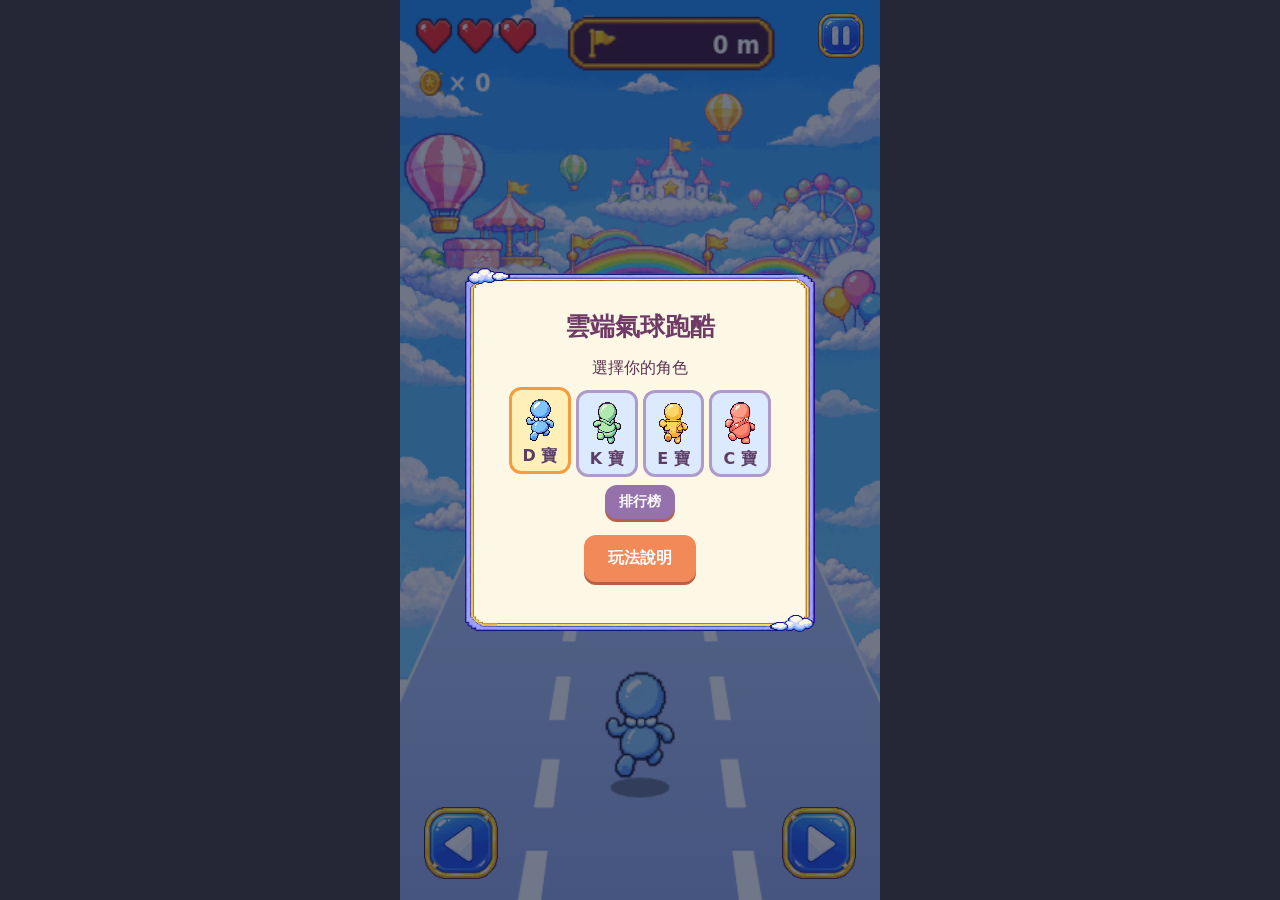
<file: sky-runner/index.html>
<!doctype html>
<html lang="zh-Hant"><head><meta charset="utf-8"><meta name="viewport" content="width=device-width,initial-scale=1,maximum-scale=1,viewport-fit=cover"><title>縱向跑酷雛型</title><style>
*{box-sizing:border-box}body{touch-action:manipulation;margin:0;background:#252736;font-family:system-ui,'Microsoft JhengHei',sans-serif;color:#fff;display:flex;justify-content:center;min-height:100dvh}#app{position:relative;width:min(100vw,480px);height:100dvh;max-height:960px;overflow:hidden;background:#9cd1d0;touch-action:none}canvas{width:100%;height:100%;display:block}#hud{position:absolute;top:max(12px,env(safe-area-inset-top));left:16px;right:16px;display:flex;justify-content:space-between;align-items:center;text-shadow:0 2px 4px #333;font-weight:800;pointer-events:none}button{font:inherit;cursor:pointer;border:0;border-radius:12px;font-weight:800}#pause{margin-left:auto;pointer-events:auto;background:#fff;color:#333;padding:9px 14px}#panel{position:absolute;inset:0;display:flex;align-items:center;justify-content:center;background:#18203999;padding:25px}#panel[hidden]{display:none}.card{width:100%;max-width:330px;text-align:center;background:#fff9ed;color:#493a3a;border-radius:22px;padding:24px;box-shadow:0 8px 0 #56465155}.card h1{font-size:25px;margin:0 0 12px}.card p{line-height:1.6;margin:10px 0}.card button{background:#f28958;color:white;padding:13px 24px;margin:8px 4px}.card .secondary{background:#888}#controls{position:absolute;bottom:max(20px,env(safe-area-inset-bottom));left:0;right:0;display:flex;justify-content:space-between;padding:0 24px;pointer-events:none}#controls button{pointer-events:auto;width:70px;height:60px;background:#ffffffa8;color:#38374b;font-size:29px;touch-action:manipulation}.card{max-height:90dvh;overflow:auto;padding:18px;background:#fff7df;border:4px solid #7d4764;color:#5b314f}.card h1{color:#703a66}.char-grid{display:grid;grid-template-columns:repeat(4,1fr);gap:5px}.card .char{padding:4px 2px;margin:0;background:#dceaff;border:3px solid #ae9bc9;color:#5d3d66}.char.selected{border-color:#f59c3e!important;background:#fff0b9!important;transform:translateY(-3px)}.char img{display:block;width:100%;aspect-ratio:1;object-fit:contain;image-rendering:pixelated}.guide{display:grid;gap:4px;text-align:left}.guide-row{display:flex;align-items:center;gap:10px;background:#f0e9fa;border-radius:10px;padding:5px;font-weight:700;font-size:14px}.guide-row img{width:36px;height:36px;object-fit:contain;image-rendering:pixelated}.result-score{font-size:42px;font-weight:900;color:#bd5347;line-height:1.2}.result-sub{color:#886578}.result-actions{display:grid;grid-template-columns:1fr 1fr;gap:6px}.result-actions button,.result-actions a{box-sizing:border-box;margin:0;padding:10px 4px;font-size:14px;text-align:center}.result-actions a{grid-column:1/-1;background:#f4b144;color:#66393a;border-radius:12px;text-decoration:none;font-weight:900}.result-actions button:disabled{opacity:.55}.card button:active{transform:scale(.94)}#pause{width:46px;height:46px;padding:0;background:transparent url('寶藏倉庫素材/介面道具/暫停鍵.png') center/contain no-repeat;font-size:0}#pause:active{transform:scale(.9)}@media(max-height:620px){.card{padding:10px}.card h1{font-size:20px;margin-bottom:3px}.guide-row{padding:2px}.guide-row img{width:26px;height:26px}}@media(prefers-reduced-motion:reduce){.char.selected{transform:none}}.card{background:transparent;border:32px solid transparent;border-image-source:url('寶藏倉庫素材/介面道具/彈窗面板.png');border-image-slice:130 100 fill;border-image-width:32px;border-image-repeat:stretch;border-radius:0;box-shadow:none;padding:10px 12px;max-width:350px}.card h1{margin-top:0}.card button{box-shadow:0 3px 0 #b56149}.card .char{box-shadow:none}.card .char:active{transform:scale(.94)}@media(max-height:620px){.card{border-width:24px;border-image-width:24px;padding:4px 8px}}#controls button{background:transparent url('寶藏倉庫素材/介面道具/方向鍵.png') center/contain no-repeat;font-size:0;width:74px;height:74px;user-select:none;-webkit-user-select:none;-webkit-tap-highlight-color:transparent;touch-action:manipulation}#controls #right{transform:scaleX(-1)}#controls #left:active{transform:scale(.9)}#controls #right:active{transform:scaleX(-.9) scaleY(.9)}#app,button{touch-action:manipulation}.rank-entry{display:flex;gap:5px;margin:8px 0}.rank-entry input{width:0;flex:1;min-width:0;border:2px solid #ae9bc9;border-radius:8px;padding:8px;font:inherit}.rank-entry button{margin:0;padding:8px 10px}.rank-status{min-height:20px;font-size:12px;margin:3px}.rank-list{max-height:33dvh;overflow:auto;margin:4px 0;padding:0;list-style:none}.rank-list li{display:grid;grid-template-columns:1fr auto auto;gap:8px;text-align:left;border-bottom:1px solid #ded1df;font-size:13px;padding:6px 2px}.rank-list li span:first-child{overflow:hidden;text-overflow:ellipsis;white-space:nowrap}.card .rank-open{background:#9672ad;font-size:14px;padding:8px 14px}.gold-label{color:#bc8200;font-weight:900}</style></head><body><main id="app"><canvas id="game" aria-label="縱向跑酷遊戲畫面"></canvas><div id="hud"><span id="score" style="display:none"></span><span id="lives" style="display:none"></span><button id="pause" aria-label="暫停">暫停</button></div><div id="controls"><button id="left" aria-label="向左">◀</button><button id="right" aria-label="向右">▶</button></div><div id="panel"><div class="card"><h1 id="title"></h1><div id="message"></div><button id="primary"></button><button id="restart" class="secondary" hidden>重新開始</button></div></div></main><script src="leaderboard.js?v=20261118-1"></script><script>
(()=>{'use strict';const canvas=document.querySelector('#game'),ctx=canvas.getContext('2d'),app=document.querySelector('#app'),panel=document.querySelector('#panel'),title=document.querySelector('#title'),message=document.querySelector('#message'),primary=document.querySelector('#primary'),restart=document.querySelector('#restart'),scoreEl=document.querySelector('#score'),livesEl=document.querySelector('#lives');let chosen='D',coins=0,pickups=[],nextHeart=1000,coinTimer=1,particles=[],shake=0,flash=0,squash=0,coinFeedback=null,ac=null,golden=false,travel=0,resultSaved=false,resultName='',resultMessage='',submitting=false;let state='start',lane=1,x=1,obstacles=[],distance=0,lives=3,spawn=0,elapsed=0,last=0,invuln=0,scroll=0,pointer=null;const W=360,H=640;canvas.width=W;canvas.height=H;
const root='寶藏倉庫素材/';const assets={};function load(k,path){let img=new Image();img.onload=()=>{assets[k]=img};img.onerror=()=>console.error('素材載入失敗：'+path);img.src=root+path}for(const c of ['D','K','E','C'])for(let i=1;i<=4;i++)load(c+i,`角色/${c}/run-${i}.png`);for(let i=1;i<=4;i++)load('spin'+i,`介面道具/金幣旋轉/spin-${i}.png`);for(const [k,path] of [['sky','場景/天空遠景.png'],['cloud','場景/雲朵.png'],['box','場景/鞋盒-遊戲用.png'],['heart','介面道具/愛心-遊戲用.png'],['coin','介面道具/金幣-遊戲用.png'],['meter','介面道具/距離框-遊戲用.png']])load(k,path);function pic(k,x,y,w,h){if(assets[k]){ctx.drawImage(assets[k],x,y,w,h);return true}return false}
function tone(freq=500,dur=.08){try{ac=ac||new (window.AudioContext||window.webkitAudioContext)();if(ac.state==='suspended')ac.resume();let o=ac.createOscillator(),g=ac.createGain();o.type='sine';o.frequency.setValueAtTime(freq,ac.currentTime);o.frequency.exponentialRampToValueAtTime(freq*1.4,ac.currentTime+dur);g.gain.setValueAtTime(.035,ac.currentTime);g.gain.exponentialRampToValueAtTime(.001,ac.currentTime+dur);o.connect(g);g.connect(ac.destination);o.start();o.stop(ac.currentTime+dur)}catch(e){}}function burst(px,py,color){for(let i=0;i<10;i++){let a=Math.PI*2*i/10,speed=35+Math.random()*80;particles.push({x:px,y:py,vx:Math.cos(a)*speed,vy:Math.sin(a)*speed-35,life:.5+Math.random()*.25,color})}}function chooseScreen(){state='select';show('雲端氣球跑酷','<p>選擇你的角色</p><div class="char-grid">'+['D','K','E','C'].map(c=>'<button class="char '+(chosen===c?'selected':'')+'" data-character="'+c+'"><img src="'+root+'角色/'+c+'/run-1.png" alt=""><span>'+c+' 寶</span></button>').join('')+'</div><button class="rank-open" id="open-ranking">排行榜</button>','玩法說明',intro);message.querySelector('#open-ranking').onclick=()=>showRanking(chooseScreen);message.querySelectorAll('[data-character]').forEach(b=>b.onclick=()=>{chosen=b.dataset.character;message.querySelectorAll('[data-character]').forEach(el=>el.classList.toggle('selected',el===b));tone(540)})}function intro(){state='intro';show('遊戲玩法','<div class="guide"><div class="guide-row"><img src="'+root+'角色/'+chosen+'/run-1.png" alt=""><span>左右滑動或用方向鍵換道</span></div><div class="guide-row"><img src="'+root+'場景/鞋盒-遊戲用.png" alt=""><span>閃避鞋盒，撞到會扣愛心</span></div><div class="guide-row"><img src="'+root+'介面道具/金幣-遊戲用.png" alt=""><span>收集金幣，挑戰更遠距離</span></div><div class="guide-row"><img src="'+root+'介面道具/愛心-遊戲用.png" alt=""><span>每 1000 公尺出現愛心，最多 3 顆</span></div></div>','開始遊戲',()=>{tone(650);start()});restart.hidden=false;restart.textContent='返回選角';restart.onclick=chooseScreen}function showRanking(back){state='ranking';show('排行榜','<p class="rank-status" id="rank-status">讀取中…</p><ol id="rank-list" class="rank-list"></ol>','返回',back);CloudRanks.read().then(data=>{let status=message.querySelector('#rank-status'),list=message.querySelector('#rank-list');if(!status||!list)return;status.textContent=data.records.length?'依距離排序，同距離比金幣':'目前還沒有成績';data.records.forEach((r,i)=>{const li=document.createElement('li');for(const value of [(i+1)+'. '+String(r.name),Number(r.distance).toLocaleString()+' m','🪙 '+Number(r.coins)]){let span=document.createElement('span');span.textContent=value;li.append(span)}list.append(li)})}).catch(()=>{let status=message.querySelector('#rank-status');if(status)status.textContent='排行榜暫時無法連線，請稍後再試'})}
function gameOver(){state='over';let value=golden?'DKEC':resultName;show(golden?'✦ 黃金挑戰結束 ✦':'挑戰結束！','<div class="result-sub">本次距離</div><div class="result-score">'+Math.floor(distance)+' <small>m</small></div><p class="result-sub">金幣 '+coins+' 枚</p><div class="rank-entry"><input id="rank-name" maxlength="12" placeholder="輸入暱稱" aria-label="暱稱"><button id="submit-score">登錄成績</button></div><p id="submit-status" class="rank-status" aria-live="polite"></p><div class="result-actions"><button id="result-ranking">排行榜</button><button id="choose-again">切換角色</button><a href="https://www.dk-shoes.com.tw/v2/GameModule/40931/gpc001/2026070241306" target="_blank" rel="noopener noreferrer">🎁 玩輪盤領好康</a></div>','再玩一次',start);let input=message.querySelector('#rank-name'),submit=message.querySelector('#submit-score'),status=message.querySelector('#submit-status');input.value=value;input.readOnly=golden;input.oninput=()=>{resultName=input.value};status.textContent=resultMessage;submit.disabled=resultSaved||submitting;primary.disabled=submitting;submit.onclick=()=>{resultName=input.value;CloudRanks.submit(resultName,Math.floor(distance),coins,golden,(ok,text)=>{submitting=ok===null;if(ok===true)resultSaved=true;resultMessage=text;let current=message.querySelector('#submit-status'),btn=message.querySelector('#submit-score');if(current&&btn&&state==='over'){current.textContent=text;btn.disabled=resultSaved||submitting;primary.disabled=submitting}})};message.querySelector('#choose-again').onclick=()=>{if(!submitting)chooseScreen()};message.querySelector('#result-ranking').onclick=()=>{if(!submitting)showRanking(gameOver)}}
function show(t,html,label,fn,again=false){title.textContent=t;message.innerHTML=html;primary.textContent=label;primary.onclick=fn;restart.hidden=!again;panel.hidden=false}function start(){if(submitting)return;golden=CloudRanks.consumeGolden();CloudRanks.reset();travel=0;resultSaved=false;resultName='';resultMessage='';primary.disabled=false;lane=1;x=1;obstacles=[];pickups=[];particles=[];shake=0;flash=0;squash=0;coinFeedback=null;coins=0;nextHeart=1000;coinTimer=1;distance=0;lives=3;spawn=.8;elapsed=0;invuln=0;scroll=0;state='play';panel.hidden=true;last=0;hud()}function hud(){scoreEl.textContent=Math.floor(distance)+' 公尺';livesEl.textContent='❤️'.repeat(lives)+'🤍'.repeat(3-lives)}function pause(){if(state!=='play')return;state='pause';restart.textContent='重新開始';restart.onclick=start;show('暫停中','<p>休息一下，準備好再繼續！</p><button id="pause-ranking" class="rank-open">排行榜</button>','繼續',()=>{state='play';panel.hidden=true;last=0},true);message.querySelector('#pause-ranking').onclick=()=>showRanking(()=>{state='play';pause()})}restart.onclick=start;document.querySelector('#pause').onclick=pause;function move(d){if(state==='play'){let prev=lane;lane=Math.max(0,Math.min(2,lane+d));if(lane!==prev){squash=.18;tone(380,.05)}}}document.querySelector('#left').onclick=()=>move(-1);document.querySelector('#right').onclick=()=>move(1);window.addEventListener('keydown',e=>{if(state!=='play'||e.isComposing||e.target instanceof Element&&e.target.closest('input,textarea,select,[contenteditable]'))return;if(['ArrowLeft','ArrowRight','a','d','A','D','Escape'].includes(e.key))e.preventDefault();if(e.repeat)return;if(e.key==='ArrowLeft'||e.key.toLowerCase()==='a')move(-1);if(e.key==='ArrowRight'||e.key.toLowerCase()==='d')move(1);if(e.key==='Escape')pause()});canvas.addEventListener('pointerdown',e=>{pointer={x:e.clientX,y:e.clientY}});canvas.addEventListener('pointerup',e=>{if(!pointer)return;let dx=e.clientX-pointer.x;if(Math.abs(dx)>25)move(dx>0?1:-1);pointer=null});canvas.addEventListener('pointercancel',()=>pointer=null);document.addEventListener('visibilitychange',()=>{if(document.hidden)pause()});
function safeLane(){let costs=[0,0,0];for(const o of obstacles)if(o.z<.22)costs[o.lane]++;let min=Math.min(...costs),choices=[0,1,2].filter(i=>costs[i]===min);return choices[Math.floor(Math.random()*choices.length)]}
function speedAt(d){return d<=1080?.72+d*.001:1.8+(d-1080)*.00025}function tick(dt){elapsed+=dt;if(coinFeedback){coinFeedback.time-=dt;if(coinFeedback.time<=0)coinFeedback=null}shake=Math.max(0,shake-dt);flash=Math.max(0,flash-dt);squash=Math.max(0,squash-dt);for(const p of particles){p.x+=p.vx*dt;p.y+=p.vy*dt;p.vy+=150*dt;p.life-=dt}particles=particles.filter(p=>p.life>0);const speed=speedAt(travel);travel+=dt*speed*20;distance=travel*(golden?5:1);scroll+=dt*speed;invuln=Math.max(0,invuln-dt);x+=(lane-x)*Math.min(1,dt*12);spawn-=dt;if(spawn<=0){let blocked=Math.floor(Math.random()*3),protectedLanes=pickups.filter(p=>p.z<.22).map(p=>p.lane);let options=[0,1,2].filter(i=>!protectedLanes.includes(i));if(options.length){blocked=options[Math.floor(Math.random()*options.length)];obstacles.push({lane:blocked,z:0,hit:false});let remaining=options.filter(i=>i!==blocked);if(distance>100&&remaining.length&&Math.random()<Math.min(.65,.38+distance*.00025))obstacles.push({lane:remaining[Math.floor(Math.random()*remaining.length)],z:0,hit:false})}spawn=(.75+Math.random()*.15)/speed}while(distance>=nextHeart){pickups.push({type:'heart',lane:safeLane(),z:0,hit:false});nextHeart+=1000}coinTimer-=dt;if(coinTimer<=0){pickups.push({type:'coin',lane:safeLane(),z:0,hit:false});coinTimer=1.7+Math.random()*.6}for(const o of obstacles){o.z+=dt*speed*.42;if(!o.hit&&o.z>=.86){o.hit=true;if(Math.abs(x-o.lane)<.46&&invuln<=0){lives--;invuln=1.3;shake=.3;flash=.18;burst(roadX(x,playerZ),roadY(playerZ)-35,'#ff7891');tone(160,.16);if(lives<=0){gameOver();break}}}}for(const p of pickups){p.z+=dt*speed*.42;if(!p.hit&&p.z>=.86){p.hit=true;if(Math.abs(x-p.lane)<.46){if(p.type==='heart'){lives=Math.min(3,lives+1);burst(roadX(p.lane,playerZ),roadY(playerZ)-45,'#ff6988');tone(620,.14)}else{coins++;let cx=roadX(p.lane,playerZ),cy=roadY(playerZ)-60;coinFeedback={x:cx,y:cy,time:.9};burst(cx,cy,'#ffdc55');burst(cx,cy,'#fff5b2');tone(880,.12);setTimeout(()=>tone(1250,.14),85)}squash=.15;p.collected=true}}}obstacles=obstacles.filter(o=>o.z<1.2);pickups=pickups.filter(p=>p.z<1.12&&!p.collected);hud()}
const horizon=230, playerZ=.86;function depth(z){return Math.pow(z/playerZ,2)}function roadX(lane,z){return 180+(lane-1)*(34+106*depth(z))}function roadY(z){return horizon+(560-horizon)*depth(z)}
function drawDriftingClouds(){const clouds=[{x:-30,y:175,w:65,v:7,p:0},{x:258,y:140,w:82,v:5,p:90},{x:10,y:355,w:62,v:4,p:170},{x:295,y:400,w:58,v:6,p:250}];for(const c of clouds){let x=((c.x+c.p+elapsed*c.v)%500+500)%500-c.p;while(x>W+90)x-=500;while(x< -120)x+=500;let y=c.y+Math.sin(elapsed*.45+c.p)*4;pic('cloud',x,y,c.w,c.w*.35)}}
function drawSkyRoad(){const bottomZ=playerZ*Math.sqrt((H-horizon)/(560-horizon)),left0=roadX(-.5,0),right0=roadX(2.5,0),leftB=roadX(-.5,bottomZ),rightB=roadX(2.5,bottomZ);let grad=ctx.createLinearGradient(0,horizon,0,H);grad.addColorStop(0,'#bed9ff');grad.addColorStop(1,'#8ba6ed');ctx.fillStyle=grad;ctx.beginPath();ctx.moveTo(left0,horizon);ctx.lineTo(right0,horizon);ctx.lineTo(rightB,H);ctx.lineTo(leftB,H);ctx.closePath();ctx.fill();ctx.strokeStyle='#e8f4ff';ctx.lineWidth=2;ctx.beginPath();ctx.moveTo(left0,horizon);ctx.lineTo(leftB,H);ctx.moveTo(right0,horizon);ctx.lineTo(rightB,H);ctx.stroke()}
function draw(){ctx.clearRect(0,0,W,H);ctx.save();if(shake>0)ctx.translate((Math.random()-.5)*shake*20,(Math.random()-.5)*shake*15);ctx.fillStyle='#4f2e40';ctx.fillRect(0,0,W,H);if(assets.sky){let drift=Math.sin(scroll*.09)*4;ctx.drawImage(assets.sky,-6+drift,0,W+12,H)}drawDriftingClouds();drawSkyRoad();ctx.fillStyle='#f7faff';for(let i=0;i<12;i++){let z=(i/12+scroll*.25)%1.12,z2=Math.min(z+.045,1.12);if(roadY(z)>H)continue;for(let k of [-.5,.5]){let x1=roadX(1+k,z),x2=roadX(1+k,z2),w1=Math.max(.7,7*depth(z)),w2=Math.max(.7,7*depth(z2));ctx.beginPath();ctx.moveTo(x1-w1,roadY(z));ctx.lineTo(x1+w1,roadY(z));ctx.lineTo(x2+w2,roadY(z2));ctx.lineTo(x2-w2,roadY(z2));ctx.closePath();ctx.fill()}}let items=[...obstacles.map(o=>({...o,type:'box'})),...pickups].sort((a,b)=>a.z-b.z);for(const o of items){let z=o.z;if(z>playerZ+.015)continue;let px=roadX(o.lane,z),y=roadY(z),s=9+z/playerZ*69;if(o.type==='box'){if(!pic('box',px-s/2,y-s*.49,s,s*.49)){ctx.fillStyle='#efbc34';ctx.fillRect(px-s/2,y-s*.49,s,s*.49)}}else{let bob=Math.sin(elapsed*7+o.lane)*3,scale=o.type==='heart'?1+.12*Math.sin(elapsed*8):1;let h=s*.65;ctx.save();ctx.translate(px,y-h*.5+bob);ctx.scale(scale,1);if(!pic(o.type==='coin'?'spin'+(Math.floor(elapsed*8)%4+1):o.type,-h/2,-h/2,h,h)){ctx.fillStyle='#ffdc51';ctx.beginPath();ctx.arc(0,0,h*.3,0,Math.PI*2);ctx.fill()}ctx.restore()}}if(invuln<=0||Math.floor(invuln*10)%2===0){let px=roadX(x,playerZ),y=roadY(playerZ);ctx.fillStyle='#0006';ctx.beginPath();ctx.ellipse(px,y,22,7,0,0,Math.PI*2);ctx.fill();let frame=Math.floor(elapsed*8)%4+1;ctx.save();if(golden)ctx.filter='sepia(1) saturate(2.6) hue-rotate(4deg) brightness(1.12)';if(!pic(chosen+frame,px-47-(squash>0?4:0),y-92+(squash>0?5:0),94+(squash>0?8:0),94-(squash>0?5:0))){ctx.fillStyle='#62baff';ctx.beginPath();ctx.arc(px,y-35,24,0,Math.PI*2);ctx.fill()}ctx.restore()}for(const p of particles){ctx.globalAlpha=Math.min(1,p.life*3);ctx.fillStyle=p.color;ctx.fillRect(p.x,p.y,4,4)}ctx.globalAlpha=1;if(flash>0){ctx.fillStyle='rgba(255,85,120,'+(flash*.8)+')';ctx.fillRect(0,0,W,H)}ctx.restore();if(coinFeedback){let t=1-coinFeedback.time/.9,cx=coinFeedback.x,cy=coinFeedback.y;ctx.save();ctx.globalAlpha=Math.min(1,coinFeedback.time*3);ctx.strokeStyle='#ffe574';ctx.lineWidth=4*(1-t)+1;ctx.beginPath();ctx.arc(cx,cy,18+35*t,0,Math.PI*2);ctx.stroke();ctx.font='900 27px system-ui';ctx.textAlign='center';ctx.lineWidth=4;ctx.strokeStyle='#ad5a27';ctx.strokeText('+1',cx,cy-24-35*t);ctx.fillStyle='#fff1a5';ctx.fillText('+1',cx,cy-24-35*t);ctx.restore()}for(let i=0;i<3;i++){ctx.globalAlpha=i<lives?1:.25;let pulse=1+.06*Math.sin(elapsed*6+i*.3);if(!pic('heart',12+i*31,13-(pulse-1)*12,27*pulse,25*pulse)){ctx.fillStyle='red';ctx.fillText('♥',12+i*31,33)}}ctx.globalAlpha=1;pic('meter',126,12,155,38);ctx.fillStyle='white';ctx.textAlign='right';ctx.font='bold 17px system-ui';ctx.fillText(Math.floor(distance)+' m',270,38);ctx.save();let coinPulse=coinFeedback?1+.3*Math.sin(Math.min(1,(.9-coinFeedback.time)*5)*Math.PI):1;ctx.translate(22,58);ctx.scale(coinPulse,coinPulse);pic('coin',-10,-10,21,20);ctx.restore();ctx.textAlign='left';ctx.fillStyle=coinFeedback?'#ffe87d':'white';ctx.fillText('× '+coins,36,65);if(golden){ctx.textAlign='center';ctx.font='bold 13px system-ui';ctx.fillStyle='#ffe56c';ctx.fillText('✦ 黃金模式 ×5 ✦',180,78)}}function frame(t){if(!last)last=t;let dt=Math.min((t-last)/1000,.05);last=t;if(state==='over'){shake=Math.max(0,shake-dt);flash=Math.max(0,flash-dt);for(const p of particles){p.x+=p.vx*dt;p.y+=p.vy*dt;p.vy+=150*dt;p.life-=dt}particles=particles.filter(p=>p.life>0)}if(state==='play'){let remaining=dt;while(remaining>0&&state==='play'){let step=Math.min(remaining,.03/Math.max(1,speedAt(travel)));tick(step);remaining-=step}}draw();requestAnimationFrame(frame)}chooseScreen();requestAnimationFrame(frame)})();
</script></body></html>
</file>
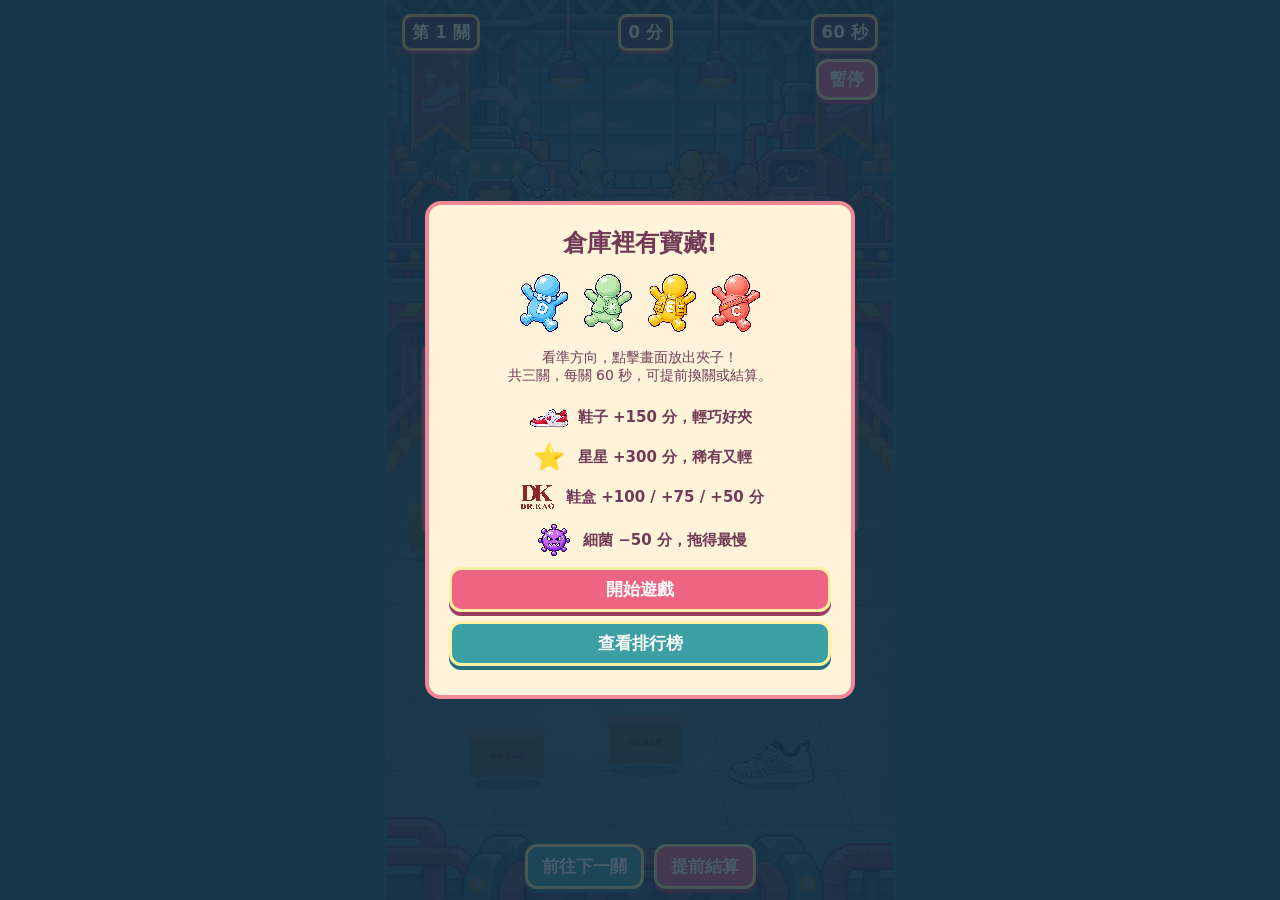
<file: treasure-game/index.html>
<!doctype html><html lang="zh-Hant"><head><meta charset="utf-8"><meta name="viewport" content="width=device-width,initial-scale=1,viewport-fit=cover"><title>倉庫裡有寶藏!</title><style>
*{box-sizing:border-box}html,body{margin:0;width:100%;height:100%;overflow:hidden;background:#17384d;font-family:system-ui,'Microsoft JhengHei',sans-serif}main{position:relative;width:min(100vw,56.25dvh);height:min(100dvh,177.7778vw);margin:auto;top:50%;transform:translateY(-50%);overflow:hidden;background:#5ac8be}canvas{width:100%;height:100%;display:block;touch-action:manipulation;image-rendering:pixelated}.hud{position:absolute;top:1.5%;left:3%;right:3%;display:flex;justify-content:space-between;gap:4px;pointer-events:none;color:#fff9da;font-size:clamp(10px,3vw,17px);font-weight:900;text-shadow:2px 2px #51354c}.hud span{background:#493653e8;border:3px solid #ffce6c;border-radius:9px;padding:4px 7px;box-shadow:0 3px #a64b65}.buttons{position:absolute;bottom:1.2%;left:0;right:0;display:flex;justify-content:center;gap:10px}button{border:3px solid #fff0a3;background:#ee6483;color:#fff;font-weight:900;border-radius:12px;padding:8px 14px;box-shadow:0 4px #9f3b61;cursor:pointer;font-size:clamp(12px,3.5vw,17px)}button:active{transform:translateY(3px);box-shadow:0 1px #9f3b61}.restart{background:#3b9fa3;box-shadow:0 4px #276f7d}.pause{position:absolute;right:3%;top:6.5%;z-index:3;padding:6px 11px}.panel{position:absolute;inset:0;display:none;place-items:center;background:#152e42c9;z-index:5}.panel.show{display:grid}.card{width:85%;max-height:85%;overflow:auto;padding:20px;background:#fff3d9;border:4px solid #ef8794;border-radius:16px;text-align:center;color:#713b57}.card h2{margin:2px 0 12px}.card button{display:block;width:100%;margin:9px 0}.card ol{padding-left:35px;text-align:left}.card p{font-size:14px}.card input{width:100%;padding:10px;border:2px solid #d4898c;border-radius:8px;font:inherit}.instructions{display:flex;gap:8px;align-items:center;justify-content:center;text-align:left;margin:7px 0;font-weight:700;font-size:clamp(11px,2.7vw,15px)}.instructions img{width:42px;height:36px;object-fit:contain;image-rendering:pixelated}.start-characters{display:flex;justify-content:center}.start-characters img{width:20%;max-width:64px;image-rendering:pixelated}.wheel{display:block;background:#eaa22c;color:#fff;text-decoration:none;border:3px solid #fff0a3;border-radius:12px;padding:8px;font-weight:bold}.result-controls{position:absolute;left:10%;right:10%;bottom:2%;z-index:4;display:none;background:#fff3dfef;border:3px solid #ef8794;border-radius:12px;padding:8px;text-align:center}.result-controls input{width:48%;padding:7px;border:1px solid #d4898c;border-radius:8px}.result-controls button{font-size:clamp(10px,2.5vw,15px);padding:6px}.result-controls .wheel{margin-top:5px;font-size:14px}.result-controls p{margin:3px;color:#713b57;font-size:12px}
</style></head><body><main><canvas id="game" width="600" height="1067" aria-label="倉庫裡有寶藏!：點擊畫面放出吊鉤"></canvas><div class="hud"><span id="level"></span><span id="score"></span><span id="time"></span></div><button id="pause" class="pause" aria-label="暫停">暫停</button><div class="buttons"><button id="next" class="restart">前往下一關</button><button id="finish-early">提前結算</button></div><div id="start-panel" class="panel show"><div class="card"><h2>倉庫裡有寶藏!</h2><div class="start-characters"><img src="assets/character-d.png" alt="D"><img src="assets/character-k.png" alt="K"><img src="assets/character-e.png" alt="E"><img src="assets/character-c.png" alt="C"></div><p>看準方向，點擊畫面放出夾子！<br>共三關，每關 60 秒，可提前換關或結算。</p><div class="instructions"><img src="assets/shoe-red-pixel.png" alt="鞋子">鞋子 +150 分，輕巧好夾</div><div class="instructions"><span style="width:42px;text-align:center;font-size:26px">⭐</span>星星 +300 分，稀有又輕</div><div class="instructions"><img src="assets/dk.png" alt="鞋盒">鞋盒 +100 / +75 / +50 分</div><div class="instructions"><img src="assets/germ.png" alt="細菌">細菌 −50 分，拖得最慢</div><button id="start-game">開始遊戲</button><button id="start-ranking" class="restart">查看排行榜</button></div></div><div id="pause-panel" class="panel"><div class="card"><h2>暫停中</h2><button id="resume">繼續</button><button id="restart" class="restart">重新開始</button><button id="ranking">查看排行榜</button></div></div><div id="rank-panel" class="panel"><div class="card"><h2>排行榜</h2><p>最高分排行榜 · 前 20 名</p><ol id="rank-list"></ol><p id="rank-empty"></p><button id="rank-back" class="restart">返回</button></div></div><div id="result-controls" class="result-controls"><input id="rank-name" maxlength="12" placeholder="輸入暱稱" aria-label="暱稱"><button id="submit-score">登錄成績</button><button id="result-ranking" class="restart">排行榜</button><button id="play-again" class="restart">再玩一次</button><p id="submit-status"></p><a class="wheel" href="https://www.dk-shoes.com.tw/v2/GameModule/40931/gpc001/2026070241306" target="_blank" rel="noopener noreferrer">玩輪盤領好康</a></div></main><script src="leaderboard.js"></script><script src="game.js"></script></body></html>
</file>
<file: style.css>
:root{font-family:"Microsoft JhengHei",system-ui,sans-serif;color:#293252;background:#f4f7fa}*{box-sizing:border-box}body{margin:0;background:radial-gradient(circle at 10% 10%,#fff1d8,transparent 30%),radial-gradient(circle at 90% 10%,#e0f4f8,transparent 30%),#f4f7fa}.shell{padding:8px 12px;min-height:100dvh}.game-layout{width:min(100%,480px,calc((100dvh - 150px)*.5));min-width:240px;margin:auto}.toolbar{display:flex;gap:5px;margin-bottom:6px}.toolbar button{flex:1;white-space:nowrap;border:0;background:#fff;border-radius:9px;padding:9px 3px;color:#52617a;font:700 12px "Microsoft JhengHei",sans-serif;cursor:pointer}.scorebar{display:grid;grid-template-columns:1fr .7fr .7fr .9fr 1fr;align-items:center;gap:4px;background:#fff;border-radius:12px;padding:5px 9px;margin-bottom:6px}.scorebar small{display:block;color:#929eaf;font-size:10px;font-weight:bold}.scorebar strong{display:block;font-size:17px;margin-top:2px}.next canvas{display:block;width:52px;height:31px}.board-wrap{background:#fff;padding:6px;border-radius:15px;box-shadow:0 12px 30px #49587916}.board-area{position:relative;background:#273856;border-radius:10px;overflow:hidden;touch-action:none}#board{display:block;width:100%;height:auto;touch-action:none}.overlay{position:absolute;inset:0;display:grid;place-items:center;background:#1e2c49ad;padding:10px}.overlay[hidden]{display:none}.overlay-card{background:#fff;border-radius:18px;text-align:center;padding:12px 16px;width:min(100%,280px);max-height:98%;overflow:auto}.team{display:flex;justify-content:center}.team img{width:45px;height:49px;object-fit:contain;margin:0 -2px}.overlay h2{margin:4px 0;font-size:19px}.overlay p{font-size:12px;line-height:1.5;color:#8992a3;margin:5px 0 8px}#setup{text-align:left}#setup[hidden]{display:none}#setup label{display:block;font-size:11px;font-weight:bold;color:#7c889b;margin:6px 0 3px}input,select{width:100%;border:1px solid #e2e7ef;border-radius:9px;background:#fff;padding:8px;color:#293252;font:14px inherit}.primary,.secondary{border:0;border-radius:10px;padding:10px 14px;font-weight:900;font-size:14px;cursor:pointer;margin-top:8px}.primary{background:#f5b75d;color:#303454}.secondary{background:#edf1f6;color:#52617a}.hint{text-align:center;color:#8794a7;font-size:11px;margin:6px 0}dialog{border:0;border-radius:18px;padding:20px;max-width:min(90vw,420px);width:100%;max-height:80dvh;overflow:auto;color:#293252;box-shadow:0 20px 70px #1e2c4960}dialog::backdrop{background:#1e2c49aa}.dialog-head{display:flex;align-items:center;justify-content:space-between}.dialog-head h2{margin:0;font-size:20px}.dialog-head button{border:0;background:#edf1f6;border-radius:50%;width:32px;height:32px}.dialog-body,p,li{line-height:1.7}#dialog-body{font-size:14px}#dialog-body h3{font-size:15px;margin-bottom:4px}#dialog-body ol{padding-left:24px}.rank-row{display:flex;justify-content:space-between;gap:10px;border-bottom:1px solid #edf0f5;padding:7px 0}.rank-row span{overflow-wrap:anywhere}.rank-tabs{display:flex;gap:8px;margin:12px 0}.rank-tabs button{border:0;border-radius:8px;padding:7px;background:#edf1f6;color:#52617a}.rank-tabs button.active{background:#f5b75d}.gold{color:#b87c00}@media(max-height:650px){.team img{height:35px;width:35px}.overlay-card{padding:8px 12px}.overlay h2{font-size:16px}.overlay p{margin:2px 0}.primary,.secondary{padding:7px;margin-top:5px}#setup label{margin:3px 0 1px}input,select{padding:5px}}

.mode-options{border:0;padding:0;margin:6px 0;display:grid;grid-template-columns:1fr 1fr;gap:7px}.mode-options legend{font-size:11px;font-weight:bold;color:#7c889b;margin-bottom:5px}.mode-options label{position:relative;margin:0!important}.mode-options input{position:absolute;opacity:0;width:1px;height:1px}.mode-options span{display:block;text-align:center;padding:8px 3px;border:2px solid #e8edf4;border-radius:10px;color:#66748b}.mode-options input:checked+span{border-color:#efb356;background:#fff7e8;color:#303454}.mode-options input:focus-visible+span{outline:2px solid #5184c5}.mode-options b,.mode-options small{display:block}.mode-options small{font-size:10px;line-height:1.4;margin-top:3px}#result-form{text-align:left;margin-top:8px}#result-form[hidden]{display:none}#result-form label{font-size:11px;color:#7c889b;font-weight:bold}.result-input{display:flex;gap:5px;margin-top:4px}.result-input input{min-width:0;flex:1}.result-input button{border:0;border-radius:9px;background:#e7eef8;color:#52617a;padding:0 10px;font-weight:bold}#result-status{color:#9a7109}.result-input input:read-only{background:#f3f3f3}
/* 四寶遊戲入口：角色與遊戲選擇作為畫面主角 */
.overlay{background:rgba(27,43,75,.82);padding:10px}
.overlay-card{position:relative;isolation:isolate;width:min(100%,310px);padding:0 15px 16px;border-radius:20px;background:#fffdf8;box-shadow:0 16px 36px rgba(14,30,57,.3);overflow:auto}
.team{position:relative;display:flex;align-items:flex-end;justify-content:center;height:98px;margin:0 -15px 12px;padding:7px 7px 0;background:#dceef7;overflow:hidden}
.team:before,.team:after{content:"";position:absolute;width:82px;height:82px;border-radius:50%;background:#ffffff70;top:-35px;left:-12px}.team:after{left:auto;right:-10px;top:20px;width:50px;height:50px}
.team img{position:relative;z-index:1;object-fit:contain;width:25%;max-width:69px;height:88px;margin:0 -2px;filter:drop-shadow(0 5px 3px #345c7030)}
.team img:nth-child(odd){transform:rotate(-6deg)}.team img:nth-child(even){transform:rotate(6deg)}
.overlay h2{margin:0;color:#273856;font-size:23px;line-height:1.25;font-weight:900;letter-spacing:.03em}
.overlay p{margin:5px 0 12px;color:#66748a;font-size:12px;line-height:1.45}
.mode-options{gap:8px;margin:4px 0 2px}.mode-options legend{color:#53627b;font-size:11px;margin-bottom:6px}.mode-options label{cursor:pointer}.mode-options span{min-height:91px;display:flex;flex-direction:column;align-items:center;justify-content:center;gap:2px;padding:7px 2px;border:2px solid #e5ebf1;border-radius:13px;background:white;color:#34435d;transition:transform .15s,border-color .15s,background .15s}.mode-options label:hover span{transform:translateY(-2px)}.mode-options input:checked+span{border-color:#eea638;background:#fff4de;color:#293650}.mode-options b{font-size:14px}.mode-options small{font-size:10px;color:#60708a;line-height:1.3}.mode-icon{font-style:normal;font-size:24px;line-height:1;font-weight:900;color:#e7a43c}.mode-options label:nth-of-type(2) .mode-icon{font-size:18px;line-height:24px;color:#61a8ce}
.primary{display:block;width:100%;min-height:45px;margin:12px 0 0;background:#f6b648;color:#263652;border-radius:12px;font-size:16px;letter-spacing:.04em;box-shadow:0 5px 12px #d7983a45;transition:transform .15s,background .15s}.primary:hover{background:#ffc763;transform:translateY(-2px)}.primary:active{transform:translateY(1px)}.secondary{margin-top:8px}.overlay-card button:focus-visible,.toolbar button:focus-visible{outline:3px solid #568cc1;outline-offset:2px}
@media(max-height:700px){.team{height:70px;margin-bottom:7px}.team img{height:65px}.overlay h2{font-size:19px}.overlay p{margin:3px 0 6px}.mode-options span{min-height:73px}.mode-options b{font-size:12px}.mode-icon{font-size:20px}.primary{min-height:38px;margin-top:8px;padding:7px}}
@media(max-height:550px){.team{height:49px}.team img{height:46px}.mode-options span{min-height:59px}.mode-options small{font-size:9px}.overlay-card{padding-bottom:9px}.overlay h2{font-size:16px}}
@media(prefers-reduced-motion:reduce){.primary,.mode-options span{transition:none}}
.scorebar small{color:#586a80;font-size:11px}.hint{color:#596a80}.mode-options small{font-size:11px;color:#50617a}.mode-options label:nth-of-type(2) .mode-icon{color:#34759a}.mode-options .mode-icon{color:#986000}@media(max-height:550px){.mode-options small{font-size:11px}}
/* 進場與操作回饋 */
.toolbar button,.scorebar,.board-wrap,.hint{animation:ui-arrive .6s cubic-bezier(.2,.8,.2,1) both}.scorebar{animation-delay:.08s}.board-wrap{animation-delay:.14s}.hint{animation-delay:.2s}.toolbar button:nth-child(2){animation-delay:.04s}.toolbar button:nth-child(3){animation-delay:.08s}.toolbar button:nth-child(4){animation-delay:.12s}
@keyframes ui-arrive{from{opacity:0;transform:translateY(12px)}to{opacity:1;transform:translateY(0)}}
.overlay-card.enter{animation:card-arrive .42s cubic-bezier(.2,1.3,.4,1) both}.overlay:not([hidden]) .overlay-card:not(.enter){animation:card-arrive .45s cubic-bezier(.2,1.3,.4,1) both}@keyframes card-arrive{from{opacity:0;transform:translateY(14px) scale(.94)}to{opacity:1;transform:translateY(0) scale(1)}}
.toolbar button,.mode-options span{transition:transform .16s ease,background .16s ease}.toolbar button:active,.mode-options label:active span{transform:scale(.95)}
.board-timer{position:absolute;top:7px;left:50%;transform:translateX(-50%);z-index:2;padding:3px 10px;border-radius:20px;background:rgba(28,42,69,.87);color:#fff;font-size:11px;font-weight:700;line-height:1.3;white-space:nowrap;pointer-events:none;font-variant-numeric:tabular-nums}.board-timer[hidden]{display:none}.board-timer strong{font-size:16px}.board-timer.urgent{background:#a52e3d;color:#fff;box-shadow:0 4px 12px #101b3270;font-size:13px}.board-timer.urgent strong{font-size:27px}.board-timer.tick{animation:timer-tick .42s cubic-bezier(.18,.9,.25,1)}@keyframes timer-tick{0%{transform:translateX(-50%) scale(1.28);background:#f06b54}55%{transform:translateX(-50%) scale(.96)}100%{transform:translateX(-50%) scale(1)}}
.feedback{position:absolute;z-index:3;top:40%;left:50%;transform:translate(-50%,-50%);pointer-events:none;color:#fff5c5;font-size:clamp(21px,5vw,30px);font-weight:900;text-shadow:0 3px 8px #1b2b4b;opacity:0;white-space:nowrap}.feedback.show{animation:feedback-pop .7s ease-out both}@keyframes feedback-pop{0%{opacity:0;transform:translate(-50%,-30%) scale(.7)}25%{opacity:1;transform:translate(-50%,-50%) scale(1.12)}70%{opacity:1;transform:translate(-50%,-65%) scale(1)}100%{opacity:0;transform:translate(-50%,-90%) scale(1)}}
.board-wrap.drop-pop{animation:drop-pop .2s ease-out}@keyframes drop-pop{40%{transform:translateY(3px)}100%{transform:translateY(0)}}.board-wrap.clear-pop{animation:clear-pop .35s ease-out}@keyframes clear-pop{35%{transform:scale(1.012)}100%{transform:scale(1)}}
@media(prefers-reduced-motion:reduce){.toolbar button,.scorebar,.board-wrap,.hint,.overlay-card.enter,.overlay:not([hidden]) .overlay-card:not(.enter),.board-timer.tick,.feedback.show,.board-wrap.drop-pop,.board-wrap.clear-pop{animation:none}.feedback.show{opacity:1}.board-timer.urgent{outline:2px solid #ffd1c8}}
.board-timer{display:flex;flex-direction:column;align-items:center;gap:0;min-width:54px;padding:4px 10px;line-height:1.05}.board-timer span{font-size:10px}.board-timer strong{font-size:19px;line-height:1.05}.board-timer.urgent strong{font-size:30px}.board-timer.urgent span{font-size:11px}
@keyframes clear-pop{0%{transform:scale(1);filter:brightness(1)}20%{transform:scale(1.025);filter:brightness(1.75)}45%{transform:scale(.99);filter:brightness(1.2)}70%{transform:scale(1.01);filter:brightness(1.35)}100%{transform:scale(1);filter:brightness(1)}}
.board-wrap.clear-pop{animation:clear-pop .5s cubic-bezier(.2,.8,.2,1)}.score-pop{animation:score-pop .5s cubic-bezier(.2,1.4,.4,1)}@keyframes score-pop{0%{transform:scale(1);color:#293252}35%{transform:scale(1.3);color:#d5861c}100%{transform:scale(1);color:#293252}}
.feedback.show{animation:feedback-pop .85s cubic-bezier(.2,.8,.2,1) both;font-size:clamp(20px,5.5vw,32px);text-shadow:0 3px 0 #a75b20,0 6px 14px #111a2e}@keyframes feedback-pop{0%{opacity:0;transform:translate(-50%,-20%) scale(.35) rotate(-5deg)}25%{opacity:1;transform:translate(-50%,-50%) scale(1.2) rotate(2deg)}45%{transform:translate(-50%,-55%) scale(.96) rotate(0)}70%{opacity:1;transform:translate(-50%,-65%) scale(1)}100%{opacity:0;transform:translate(-50%,-100%) scale(1.05)}}
@media(prefers-reduced-motion:reduce){.score-pop,.board-wrap.clear-pop,.feedback.show{animation:none}.feedback.show{opacity:1}}
/* Keep gestures on the game board from selecting the canvas or invoking iOS callouts. */
.board-area,#board{-webkit-user-select:none;user-select:none;-webkit-touch-callout:none;-webkit-tap-highlight-color:transparent;touch-action:none}
.overlay,.overlay-card{-webkit-user-select:text;user-select:text;-webkit-touch-callout:default;touch-action:auto}
/* The hint is adjacent to the board and can be touched during fast play. */
.board-wrap,.hint{-webkit-user-select:none;user-select:none;-webkit-touch-callout:none;-webkit-tap-highlight-color:transparent;touch-action:manipulation}
@media(max-width:420px){.toolbar{gap:3px}.toolbar button{font-size:10px;padding:9px 2px}}
.overlay-card .start-hint{margin:9px 0 0;color:#53627b;font-size:11px;font-weight:700;line-height:1.5;-webkit-user-select:none;user-select:none;-webkit-touch-callout:none}.start-hint[hidden]{display:none}@media(max-height:550px){.overlay-card .start-hint{margin-top:4px}}
/* Keep line-clear feedback visible without flashing the entire board. */
.board-wrap.clear-pop{animation:clear-gentle .32s ease-out}
@keyframes clear-gentle{0%,100%{transform:scale(1)}45%{transform:scale(1.006)}}
@media(prefers-reduced-motion:reduce){.board-wrap.clear-pop{animation:none}}
.overlay-ranking{margin-right:6px}.overlay-ranking[hidden]{display:none}
/* Side panel keeps the next piece visible beside the board. */
.game-layout{width:min(100%,570px);min-width:0}.play-layout{display:grid;grid-template-columns:92px minmax(0,1fr);gap:8px;align-items:start}.board-wrap{width:min(100%,calc((100dvh - 160px)*.5));justify-self:center}.scorebar{display:flex;flex-direction:column;align-items:stretch;gap:0;padding:8px;margin:0}.scorebar>div{padding:7px 4px;border-bottom:1px solid #edf1f5}.scorebar>div:last-child{border:0}.scorebar small{font-size:11px}.scorebar strong{font-size:19px}.scorebar .next{order:-1;background:#fff4df;border-radius:9px;padding:9px 4px;margin-bottom:5px}.next canvas{width:100%;height:auto;max-height:74px}.controls{display:grid;grid-template-columns:repeat(5,1fr);gap:6px;margin:9px auto 0}.controls button{border:0;border-radius:10px;background:#fff;color:#344864;min-height:48px;font-size:22px;font-weight:bold;touch-action:manipulation;-webkit-user-select:none;user-select:none;-webkit-touch-callout:none;cursor:pointer}.controls button small{display:block;font-size:10px}.controls button:last-child{background:#f6b648}.controls button:active{transform:scale(.94)}.rank-row b{text-align:right;white-space:nowrap;font-size:12px}@media(max-width:420px){.play-layout{grid-template-columns:72px minmax(0,1fr);gap:5px}.scorebar{padding:5px}.scorebar>div{padding:6px 3px}.scorebar strong{font-size:16px}.controls{gap:4px}.controls button{min-height:45px}.overlay-card{padding-left:10px;padding-right:10px}.team{margin-left:-10px;margin-right:-10px}}@media(prefers-reduced-motion:reduce){.controls button{transition:none}}
.result-input{display:flex;flex-direction:column;gap:7px}.result-input button{min-height:38px;padding:8px 10px}.coupon-area{margin-top:8px;text-align:center}.coupon-area[hidden]{display:none}.coupon-button{width:100%;min-height:38px;border:0;border-radius:10px;background:#dcecf5;color:#344d68;font-weight:800}.coupon-button:disabled{opacity:.65}.coupon-area small{display:block;color:#66748a;font-size:11px;margin-top:3px}
.coupon-button{display:flex;align-items:center;justify-content:center;text-decoration:none;font-size:14px}.coupon-button:focus-visible{outline:3px solid #568cc1;outline-offset:2px}
/* Large touch targets in the requested three-above, two-below layout. */
.controls{grid-template-columns:repeat(6,minmax(0,1fr));gap:7px}.controls button{grid-column:span 2;min-height:56px;font-size:24px;touch-action:manipulation}.controls button:nth-child(4),.controls button:nth-child(5){grid-column:span 3}.controls button:nth-child(3){background:#f6b648}.controls button:last-child{background:#fff}.controls button small{font-size:11px}@media(max-width:420px){.controls button{min-height:54px}}
/* Keep the information rail and board aligned as one compact play area. */
.play-layout{align-items:stretch;grid-template-columns:92px minmax(0,1fr);gap:6px}.scorebar{height:100%;min-height:0}.board-wrap{width:100%;justify-self:stretch}.scorebar>div:last-child{border-bottom:0}
@media(max-width:420px){.play-layout{grid-template-columns:52px minmax(0,1fr);gap:5px}.scorebar{padding:4px}.scorebar>div{padding:6px 3px}.scorebar small{font-size:10px}.scorebar strong{font-size:15px}.scorebar .next{padding:7px 2px}.next canvas{max-height:65px}.overlay-card{max-height:96%}.team{height:65px;margin-bottom:5px}.team img{height:60px}.overlay h2{font-size:18px}.overlay p{margin:3px 0 5px;font-size:11px}.mode-options span{min-height:69px}.primary{min-height:38px;margin-top:7px;padding:7px}.overlay-card .start-hint{margin-top:5px}.secondary{margin-top:5px;padding:7px 10px}}
/* The results screen prioritizes the prize wheel, then score submission. */
.result-screen .coupon-button{background:#f6b648;color:#263652;min-height:44px;font-size:15px;font-weight:900;box-shadow:0 4px 10px #d7983a38}
.result-screen .result-input button{background:#d8eaf5;color:#263f60;min-height:40px;font-size:14px;font-weight:900}
.result-screen #start{background:#edf1f6;color:#52617a;box-shadow:none;min-height:38px;font-size:14px;margin-top:8px}
.result-screen #start:hover{background:#e2e9f1}.result-screen .coupon-button:hover{background:#ffc763}
</file>
<file: germ-game/style.css>
*{box-sizing:border-box}body{margin:0;background:#f8f1df;color:#344a39;font-family:system-ui,-apple-system,"Microsoft JhengHei",sans-serif;background-image:radial-gradient(#e9dfc9 1px,transparent 1px);background-size:24px 24px}.app{max-width:800px;margin:auto;padding:24px 22px}header{display:flex;align-items:center;justify-content:space-between}.brand{font-size:12px;letter-spacing:.16em;font-weight:900;color:#768e70}.sound,#restart{border:0;background:transparent;color:#617a5e;font-weight:700;cursor:pointer}.intro{text-align:center;margin:22px 0}.eyebrow{font-size:12px;letter-spacing:.15em;color:#ad775a;font-weight:800}h1{font-size:clamp(36px,8vw,60px);line-height:1;margin:10px 0;color:#476a48;letter-spacing:.02em}h1 span{color:#dc835f}.intro>p:last-child{font-size:14px;color:#788675}.game-card{background:#fffdf5;border:2px solid #e8e2cf;border-radius:28px;padding:22px;box-shadow:0 12px 0 #e5dbc5,0 18px 35px #826d4a18}.topline{display:flex;justify-content:space-around;text-align:center}.topline small{display:block;font-weight:700;color:#9ca892;font-size:12px}.topline strong{font-size:27px;color:#48694a}.topline .score strong{color:#de805d}.topline em{font-size:12px;font-style:normal}.progress{height:7px;background:#edf0e4;border-radius:10px;margin:14px 0 18px;overflow:hidden}.progress div{height:100%;width:100%;background:#e7a57d;transition:width .2s linear}.board-wrap{position:relative}.board{display:grid;grid-template-columns:repeat(var(--size,3),1fr);gap:clamp(4px,1.8vw,14px);padding:clamp(10px,3vw,23px);border-radius:22px;background:#c5d6a4;min-height:330px;aspect-ratio:1.32}.hole{position:relative;min-width:0;border:0;background:transparent;cursor:pointer;padding:0;touch-action:manipulation}.hole:focus-visible{outline:3px solid #ce7752;outline-offset:2px;border-radius:50%}.hole:after{content:"";position:absolute;width:80%;height:27%;bottom:10%;left:10%;background:#78926b;border-radius:50%;box-shadow:inset 0 5px 0 #607e59}.target{position:absolute;z-index:1;bottom:19%;left:50%;transform:translateX(-50%);width:70%;height:75%;object-fit:contain;animation:pop .18s ease-out}.mole{display:flex;justify-content:center;align-items:center;font-size:clamp(30px,7vw,70px);line-height:1}.board.five .mole{font-size:clamp(24px,5vw,48px)}@keyframes pop{from{transform:translate(-50%,30%) scale(.65);opacity:0}to{transform:translate(-50%,0) scale(1);opacity:1}}.overlay{position:absolute;inset:0;border-radius:22px;background:#3b543d75;display:flex;align-items:center;justify-content:center;padding:12px}.overlay.hidden{display:none}.modal{text-align:center;background:#fffdf5;border-radius:22px;padding:22px;max-width:400px;width:100%;box-shadow:0 8px 0 #49604440}.badge{font-size:10px;letter-spacing:.18em;color:#d88b67;font-weight:900}.modal h2{font-size:27px;margin:8px 0;color:#48694a}.modal p{font-size:13px;line-height:1.6;color:#788675;margin:8px 0}.legend{display:flex;justify-content:center;gap:12px;flex-wrap:wrap;margin:15px 0;font-size:12px}.legend span{background:#f5f4e9;padding:8px 10px;border-radius:10px}.legend b{color:#d47d5d}.choose{font-weight:800}.modes{display:flex;gap:8px;margin:9px 0 15px}.mode{flex:1;border:2px solid #e4e9db;border-radius:13px;background:white;padding:9px;color:#647c5d;font-weight:900;font-size:16px;cursor:pointer}.mode small{display:block;font-weight:600;font-size:11px}.mode.active{border-color:#7ca375;background:#edf5e7}.start{width:100%;border:0;border-radius:13px;background:#df8865;color:white;font-size:16px;font-weight:900;padding:13px;cursor:pointer;box-shadow:0 4px 0 #c97050}.start span{margin-left:15px}.bottom{display:flex;justify-content:space-between;gap:10px;margin:18px 2px 0;font-size:12px;color:#879681;font-weight:700}footer{text-align:center;color:#a2ad98;font-size:12px;margin:30px}footer span{color:#df9979}@media(max-width:500px){.app{padding:16px 12px}.intro{margin:20px 0}.game-card{padding:14px}.board{min-height:280px;aspect-ratio:1}.modal{padding:16px}.modal h2{font-size:23px}.legend{margin:8px 0}.bottom{font-size:11px}}
/* Air factory theme */
body{background:#77b7d7;color:#31455b;background-image:none}.app{position:relative;isolation:isolate;max-width:720px;min-height:100vh;background:#81bcdc url('assets/pixel/factory.png') center top / 100% 100% no-repeat;padding:18px 8% 28px;overflow:hidden;box-shadow:0 0 35px #25516c55}header,.intro,.game-card,footer{position:relative;z-index:2}.brand{color:#fff7dc;text-shadow:2px 2px #345a6b}.sound{color:#fff;background:#176b70;border:2px solid #f1cd83;border-radius:10px;padding:7px}.intro{margin:0 0 10px}.shoe{display:block;width:min(53%,270px);height:120px;object-fit:contain;margin:0 auto;image-rendering:pixelated;filter:drop-shadow(0 4px 0 #4f8297)}.eyebrow{display:none}h1{display:inline-block;background:#fff1d0;border:5px solid #b9864a;border-radius:20px;padding:8px 12px;font-size:clamp(26px,7vw,48px);color:#d78122;text-shadow:2px 2px #fff,4px 4px #694657;margin:0}h1 span{color:#e87475}.intro>p:last-child{margin:7px 0;color:#fff;font-weight:800;text-shadow:1px 2px #315c70}.game-card{border:5px solid #bd9860;border-radius:20px;background:#f5deb2;padding:15px;box-shadow:0 6px 0 #7b674c,0 10px 22px #33596a88}.topline small{color:#cee8e3}.topline>div{background:#12636b;border:3px solid #f4cd79;border-radius:12px;min-width:29%;padding:4px}.topline strong,.topline .score strong{color:#fff5de;font-size:24px}.progress{background:#c8d7c2;margin:10px 0}.progress div{background:#ef9d42}.board{background:#efd6a7;border:4px solid #bd9860;box-shadow:inset 0 0 0 4px #fff0ce;gap:5px;min-height:300px;aspect-ratio:1}.hole:after{height:55%;bottom:7%;background:#264b55;border:4px solid #43a6a2;box-shadow:inset 0 6px 0 #183641}.target{z-index:2;bottom:12%;height:94%;width:94%;image-rendering:pixelated;object-fit:contain}.overlay{background:#183e4bb0}.modal{border:4px solid #c69450;background:#fff0ce;color:#365663;box-shadow:0 6px 0 #775d42;padding:16px}.modal h2{color:#27616a}.modal p{color:#677973}.badge{color:#d77942}.legend span{background:#f8e3b9}.mode{border-color:#dcbf83;background:#fffaf0;color:#3b7375}.mode.active{border-color:#258f8f;background:#d9f0df}.start{background:#f9b830;color:#523c1f;box-shadow:0 5px 0 #bc791f;border:3px solid #ffe296}.bottom{color:#61776c}.bottom button{color:#356b70}footer{color:white;text-shadow:1px 1px #365a6e;margin:18px}.decor{position:absolute;z-index:1;image-rendering:pixelated;pointer-events:none}.bubbles{width:12%;top:39%}.bubbles.left{left:0}.bubbles.right{right:0}.gauge{width:13%;right:0;bottom:4%}@media(max-width:500px){.app{padding:12px 6% 20px}.shoe{height:90px}.intro>p:last-child{font-size:12px}.game-card{padding:10px}.topline strong,.topline .score strong{font-size:20px}.board{min-height:250px}.modal{padding:12px}.modal h2{margin:3px}.legend{margin:5px 0}.modes{margin:5px 0 10px}}
/* Fixed 9:16 stage; the background is cropped rather than stretched. */
html,body{min-height:100%;margin:0}body{background:#173f53;display:flex;justify-content:center;align-items:center;min-height:100dvh;overflow:hidden}.app{container-type:inline-size;width:min(100vw,56.25dvh,630px);height:auto;min-height:0;aspect-ratio:9/16;box-sizing:border-box;padding:3% 5%;background-size:cover;background-position:center;display:flex;flex-direction:column;justify-content:flex-start}.app header{flex:none;height:5%;font-size:2.5cqw}.brand{font-size:2.2cqw}.sound{font-size:2.3cqw;padding:1cqw}.intro{flex:none;height:24%;margin:0;display:flex;flex-direction:column;align-items:center;justify-content:center}.shoe{width:53%;height:47%;margin:0;object-fit:contain}.intro h1{width:94%;height:37%;padding:0;border:0;background:none;box-shadow:none;margin:0;display:flex;align-items:center;justify-content:center}.title-art{width:100%;height:100%;object-fit:contain;image-rendering:pixelated;filter:drop-shadow(0 2px 0 #5f5143)}.intro>p:last-child{font-size:2.4cqw;margin:0;color:#fff}.game-card{flex:none;width:100%;height:61%;padding:2.2cqw;border-width:.8cqw;border-radius:3cqw;display:flex;flex-direction:column}.topline{flex:none;height:12%;gap:1cqw}.topline>div{flex:1;min-width:0;padding:.3cqw;border-width:.5cqw;border-radius:1.5cqw}.topline small{font-size:2cqw}.topline strong,.topline .score strong{font-size:4.4cqw;line-height:1}.topline em{font-size:2cqw}.progress{flex:none;margin:1.2cqw 0;height:1cqw}.board-wrap{flex:1;min-height:0;display:flex;align-items:center;justify-content:center}.board{width:100%;height:100%;max-height:100%;min-height:0;aspect-ratio:auto;gap:.5cqw;padding:1.5cqw;border-width:.6cqw;border-radius:2cqw}.hole:after{border-width:.5cqw}.bottom{flex:none;min-height:7%;margin:1.4cqw 0 0;font-size:2.1cqw;align-items:center}.bottom button{font-size:2.2cqw}.overlay{padding:1.5cqw;border-radius:2cqw}.modal{padding:2.5cqw;border-width:.6cqw;border-radius:3cqw;max-width:85%;box-shadow:0 .8cqw 0 #775d42}.badge{font-size:1.8cqw}.modal h2{font-size:4.8cqw;margin:.6cqw}.modal p{font-size:2.4cqw;margin:.5cqw;line-height:1.35}.legend{font-size:2.2cqw;gap:1cqw;margin:1cqw 0}.legend span{padding:1cqw;border-radius:1cqw}.modes{gap:1cqw;margin:1cqw 0 1.5cqw}.mode{font-size:3cqw;padding:1cqw;border-radius:1.5cqw}.mode small{font-size:2cqw}.start{font-size:3cqw;padding:1.4cqw;border-radius:1.5cqw}.app footer{font-size:2cqw;margin:2cqw 0}.bubbles{width:11%;top:39%}.gauge{width:13%;bottom:3%}
.feedback{position:absolute;z-index:5;pointer-events:none;font-size:5cqw;line-height:1;font-weight:1000;color:#fff7af;text-shadow:2px 2px #8d5620,-1px -1px #8d5620;animation:feedback-fly .7s ease-out forwards;white-space:nowrap}.feedback.bad{color:#ffd5d1;text-shadow:2px 2px #b22f50}.board-wrap.pulse{animation:board-pop .18s ease-out}.score.pop{animation:score-pop .25s ease-out}.hole:active .target{filter:brightness(1.5);transform:translateX(-50%) scale(.8)}@keyframes feedback-fly{0%{opacity:0;transform:translate(-50%,0) scale(.5)}20%{opacity:1;transform:translate(-50%,-.5em) scale(1.25)}100%{opacity:0;transform:translate(-50%,-2em) scale(1)}}@keyframes board-pop{50%{transform:scale(.985)}}@keyframes score-pop{50%{transform:scale(1.18);filter:brightness(1.3)}}@media(prefers-reduced-motion:reduce){.feedback,.board-wrap.pulse,.score.pop{animation-duration:.01ms!important}.target{animation:none}}
.app{padding:clamp(8px,2vmin,18px)}
.hammer-effect{position:absolute;z-index:6;width:27%;max-width:160px;height:auto;transform:translate(-35%,-65%);pointer-events:none;image-rendering:pixelated;filter:drop-shadow(0 3px 0 #573c4d88)}.target.hurt{animation:hurt-bounce .3s ease-out}@keyframes hurt-bounce{0%{transform:translateX(-50%) scale(1.12)}50%{transform:translateX(-50%) rotate(-7deg) scale(.92)}100%{transform:translateX(-50%) rotate(0) scale(1)}}
.result[hidden]{display:none}.result{position:relative;display:flex;align-items:baseline;justify-content:center;gap:1cqw;margin:.7cqw 0 1.4cqw;padding:1.2cqw 2cqw 1.8cqw;background:#fff8e0;border:.55cqw solid #efbd60;border-radius:2.5cqw;box-shadow:inset 0 -.7cqw 0 #f3d696;color:#d96c3d}.result span{position:absolute;top:.9cqw;left:0;right:0;font-size:2.1cqw;color:#9a7449;font-weight:800;letter-spacing:.12em}.result strong{font-size:11cqw;line-height:1;margin-top:2.4cqw;letter-spacing:.02em;font-weight:1000;text-shadow:0 .5cqw #ffe2ab}.result small{font-size:2.8cqw;font-weight:900}.modal.is-result .badge{font-size:1.9cqw}.modal.is-result h2{font-size:3.2cqw;margin:.2cqw}.modal.is-result .legend{display:none}.modal.is-result .choose{margin:.4cqw 0;font-size:2.1cqw}
/* Enlarge readable interface text on phone-sized screens. */
@media(max-width:600px){
  .brand{font-size:4cqw;letter-spacing:.05em}
  .sound{font-size:4.6cqw;padding:1cqw 1.5cqw}
  .intro>p:last-child{font-size:4.3cqw;line-height:1.15;text-align:center}
  .topline{height:17%}
  .topline>div{display:flex;flex-direction:column;justify-content:center}
  .topline small{font-size:4cqw;line-height:1.05}
  .topline strong,.topline .score strong{font-size:7cqw;line-height:1.1;white-space:nowrap}
  .topline em{font-size:4cqw}
  .bottom{font-size:3.8cqw;line-height:1.1;gap:1cqw}
  .bottom button{font-size:3.8cqw;white-space:nowrap}
  .app footer{font-size:3.6cqw;line-height:1.1;margin:1cqw 0}
  .modal{max-width:94%;padding:2cqw}
  .badge,.modal.is-result .badge{font-size:3.4cqw}
  .modal h2{font-size:7cqw;line-height:1.1}
  .modal p{font-size:4.5cqw;line-height:1.2}
  .legend{font-size:4cqw;gap:1cqw}
  .legend span{padding:.7cqw}
  .mode{font-size:5.6cqw;line-height:1.05}
  .mode small{font-size:3.7cqw;line-height:1.1}
  .start{font-size:5.5cqw;padding:1.3cqw}
  .modal.is-result h2{font-size:5.5cqw}
  .modal.is-result .choose{font-size:4cqw}
  .result span{font-size:4cqw;top:1cqw}
  .result strong{font-size:13cqw;margin-top:4.5cqw}
  .result small{font-size:4.8cqw}
}
/* Dialog covers the entire game stage instead of being bounded by the board. */
.app>.overlay{position:absolute;inset:0;z-index:10;border-radius:0;padding:3cqw}
.app>.overlay .modal{width:100%;max-width:90%;max-height:94%;overflow:auto}
.legend span{display:inline-flex;align-items:center;justify-content:center;gap:.7cqw;white-space:nowrap}
.legend-icon{display:block;width:6cqw;height:6cqw;object-fit:contain;image-rendering:pixelated;flex:none}
@media(max-width:600px){.app>.overlay .modal{max-width:96%}.legend-icon{width:8cqw;height:8cqw}}
.pause-button{border:2px solid #f1cd83;border-radius:10px;background:#176b70;color:#fff;font-weight:900;font-size:2.5cqw;padding:1cqw;cursor:pointer}.pause-button[hidden],#rank-result[hidden],#pause-menu[hidden],#pause-modes[hidden],#ranks[hidden]{display:none}.secondary,.wheel,#rank-submit{display:block;width:100%;border:2px solid #c5944b;border-radius:1.6cqw;background:#fff8e7;color:#285e68;padding:1.5cqw;margin:1.5cqw auto 0;font:900 3cqw system-ui;cursor:pointer;text-align:center;text-decoration:none}.pause-modal .start{margin-top:1cqw}.pause-modal .secondary{margin-top:2cqw}.rank-entry{display:flex;gap:1cqw;align-items:stretch}.rank-entry input{min-width:0;flex:1;border:2px solid #b58e57;border-radius:1cqw;font-size:16px;padding:1.2cqw;background:white}.rank-entry #rank-submit{width:auto;flex:none;margin:0;padding:1.2cqw 2cqw;background:#f8bd43}.rank-entry #rank-submit:disabled{opacity:.6}.modal #rank-form label{display:block;font-weight:800;font-size:2.5cqw;margin:.6cqw}.modal #rank-message{min-height:1em;font-size:2.1cqw;margin:.5cqw}.wheel{background:#eb7766;color:white;border-color:#a85041}.rank-list{max-height:40cqw;overflow:auto}.rank-row{display:flex;justify-content:space-between;gap:2cqw;text-align:left;border-bottom:1px solid #d7b780;padding:1.3cqw 0;font-size:3cqw}.rank-row span{overflow-wrap:anywhere}.rank-row b{white-space:nowrap}.modal #rank-status{font-size:2.8cqw}.app>.overlay{z-index:10}.app>#pause-overlay{z-index:11}
@media(max-width:600px){.pause-button{font-size:4cqw}.secondary,.wheel,#rank-submit{font-size:4.3cqw;padding:1.6cqw}.modal #rank-form label{font-size:4cqw}.modal #rank-message{font-size:3.5cqw}.modal #rank-status{font-size:4cqw}.rank-row{font-size:4cqw}.rank-list{max-height:50cqw}}
.rank-tabs{display:flex;gap:1cqw;margin:1.5cqw 0}.rank-tabs button{flex:1;min-width:0;border:2px solid #d5ae69;border-radius:1.2cqw;background:#fff9ec;color:#386972;padding:1.2cqw .4cqw;font:900 2.6cqw system-ui;cursor:pointer}.rank-tabs button.active{background:#d4eddf;border-color:#258f8f;color:#14545c}@media(max-width:600px){.rank-tabs button{font-size:3.8cqw;padding:1.5cqw .4cqw}}
</file>
<file: memory-game/style.css>
*{box-sizing:border-box}body{margin:0;background:#f7f4eb;color:#284b4c;font-family:system-ui,-apple-system,"Microsoft JhengHei",sans-serif}.shell{max-width:740px;margin:auto;padding:24px 24px 32px}header{display:flex;justify-content:space-between;align-items:center;border-bottom:1px solid #d8e2d7;padding-bottom:16px}.brand{font-size:21px;font-weight:900;letter-spacing:.08em}.brand span{font-size:12px;letter-spacing:.05em;margin-left:5px}.tag,.eyebrow,.modal-label{font-weight:800;letter-spacing:.14em;color:#e5976f;font-size:11px}.intro{text-align:center;padding:24px 0 20px}.eyebrow{margin:0 0 5px}h1{font-size:clamp(32px,6vw,48px);letter-spacing:.08em;margin:0;font-weight:900}h1 span{color:#e58f6b}.description{font-size:14px;line-height:1.7;margin:10px 0 0;color:#718782}.game{background:#fffdf8;border:1px solid #e0e9dd;border-radius:26px;padding:20px;box-shadow:0 12px 35px #9aaca017}.stats{display:grid;grid-template-columns:repeat(3,1fr);text-align:center;margin-bottom:16px}.stats>div+div{border-left:1px solid #e5ede4}.stats small{display:block;color:#91a49b;font-size:11px;font-weight:700}.stats strong{font-size:24px}.stats em{font-style:normal;font-size:12px;color:#9aaba2}.board-wrap{position:relative}.board{display:grid;grid-template-columns:repeat(4,1fr);gap:10px}.card{border:0;border-radius:15px;aspect-ratio:1 / .87;cursor:pointer;background:#b8ded4;color:white;font-weight:900;font-size:clamp(25px,6vw,42px);box-shadow:inset 0 -5px #8cbeb2;transition:transform .18s,background .18s;touch-action:manipulation}.card:nth-child(4n+2),.card:nth-child(4n+3){background:#f0c1a7;box-shadow:inset 0 -5px #dea58d}.card:hover:not(:disabled){transform:translateY(-3px)}.card:focus-visible,button:focus-visible{outline:3px solid #e38f69;outline-offset:3px}.card.revealed,.card.matched{background:#f1f7ef;box-shadow:inset 0 0 0 2px #d8eadc}.card.matched{opacity:.65}.card img{width:100%;height:100%;object-fit:contain;padding:3px}.overlay{position:absolute;inset:0;background:#f7f8eff0;border-radius:15px;display:flex;align-items:center;justify-content:center;text-align:center;padding:18px}.overlay[hidden]{display:none}.modal{max-width:350px}.mascots{display:flex;justify-content:center;height:90px}.mascots img{width:70px;object-fit:contain;margin:0 -4px}.modal-label{margin:8px 0 3px}h2{font-size:27px;margin:0}#modal-text{font-size:14px;color:#718782;margin:8px 0 18px}.primary{border:0;background:#e89570;color:white;font-size:15px;font-weight:800;border-radius:99px;padding:13px 24px;cursor:pointer;box-shadow:0 5px #d47e5d}.primary span{padding-left:18px}.best{font-size:12px;color:#91a49b;margin:15px 0 0}.bottom{display:flex;align-items:center;justify-content:space-between;color:#91a49b;font-size:12px;font-weight:700}.text-button{border:0;background:none;color:#6f9288;font-weight:800;cursor:pointer}footer{text-align:center;color:#a3b5aa;font-size:12px;margin-top:25px}footer span{color:#e89570}.sr-only{position:absolute;width:1px;height:1px;overflow:hidden;clip:rect(0,0,0,0)}@media(max-width:480px){.shell{padding:17px 14px}.intro{padding:19px 0 16px}.game{padding:14px;border-radius:20px}.board{gap:7px}.card{border-radius:11px;aspect-ratio:1 / 1}.mascots{height:70px}.mascots img{width:58px}.stats strong{font-size:21px}h2{font-size:23px}.bottom{font-size:11px}}
/* Deal, flip and playful feedback */
.card{position:relative;overflow:visible;padding:0;perspective:700px;box-shadow:none!important;background:transparent!important;animation-fill-mode:both}.card-inner{display:block;width:100%;height:100%;position:relative;transform-style:preserve-3d;transition:transform .35s cubic-bezier(.2,.8,.2,1)}.card.revealed .card-inner{transform:rotateY(180deg)}.card-back,.card-face{position:absolute;inset:0;display:flex;align-items:center;justify-content:center;border-radius:15px;backface-visibility:hidden;-webkit-backface-visibility:hidden}.card-back{background:#b8ded4;box-shadow:inset 0 -5px #8cbeb2}.card:nth-child(4n+2) .card-back,.card:nth-child(4n+3) .card-back{background:#f0c1a7;box-shadow:inset 0 -5px #dea58d}.card-face{background:#f1f7ef;box-shadow:inset 0 0 0 2px #d8eadc;transform:rotateY(180deg)}.card.matched{opacity:1}.card.matched .card-face{background:#e1f3df}.card:active:not(:disabled){transform:scale(.94)}.board.dealing .card{animation:deal .45s cubic-bezier(.2,.85,.3,1.3) both;animation-delay:var(--deal-delay)}.card.celebrate{animation:celebrate .55s ease}.card.wrong{animation:wrong .42s .2s ease}.stat-pop{display:inline-block;animation:statpop .4s ease}.burst{position:absolute;inset:50%;pointer-events:none;z-index:3}.burst i{position:absolute;display:block;width:9px;height:9px;border-radius:50%;background:var(--color);animation:spark .6s ease-out forwards;transform:rotate(var(--angle)) translateX(0)}.modal-pop{animation:modalpop .4s cubic-bezier(.2,.85,.3,1.25)}.controls{display:flex;gap:8px}.text-button{padding:8px}.primary:active{transform:translateY(3px);box-shadow:0 2px #d47e5d}@keyframes deal{from{opacity:0;transform:translateY(-36px) rotate(-12deg) scale(.45)}to{opacity:1;transform:none}}@keyframes celebrate{0%,100%{transform:scale(1)}35%{transform:scale(1.14) rotate(-5deg)}65%{transform:scale(1.08) rotate(4deg)}}@keyframes wrong{0%,100%{transform:translateX(0)}25%{transform:translateX(-5px) rotate(-3deg)}75%{transform:translateX(5px) rotate(3deg)}}@keyframes spark{to{opacity:0;transform:rotate(var(--angle)) translateX(45px) scale(.25)}}@keyframes statpop{50%{transform:scale(1.3);color:#e89570}}@keyframes modalpop{from{opacity:0;transform:scale(.8) translateY(12px)}to{opacity:1;transform:none}}@media(max-width:480px){.card-back,.card-face{border-radius:11px}}@media(prefers-reduced-motion:reduce){.card-inner{transition:none}.board.dealing .card,.card.celebrate,.card.wrong,.stat-pop,.modal-pop{animation:none}.card:hover:not(:disabled){transform:none}}
/* 16-bit edition */
body{background:#8fc8e4 url('assets/pixel-background.png') center bottom/cover fixed no-repeat;color:#314a59;image-rendering:pixelated}.shell{max-width:740px}.brand{color:#fff8db;text-shadow:3px 3px #355d70;font-weight:900}.brand span{color:#fff8db}.tag{color:#fff6c7;background:#527b87;padding:7px 9px;box-shadow:3px 3px 0 #34596a}header{border-color:#ffffff88}.intro{color:#fff9dc;text-shadow:3px 3px #47768b}.eyebrow{color:#fff3b4;text-shadow:2px 2px #6b8b8e}h1 span{color:#ffe48e}.description{color:#fffdf0;text-shadow:2px 2px #527e8a;font-weight:700}.game{border:4px solid #365a65;border-radius:0;background:#f8efce;box-shadow:6px 6px 0 #365a65, inset 0 0 0 4px #fff9e7;padding:18px}.stats{background:#d4e8cf;border:3px solid #608b7d;box-shadow:inset 0 0 0 3px #f7f2d8;padding:8px;margin-bottom:14px}.stats>div+div{border-color:#9fc8ad}.stats small{color:#54766f}.stats strong{color:#375c63;font-family:Consolas,monospace;font-weight:900}.stats em{color:#6f9184}.board{gap:8px}.card-back,.card-face{border-radius:0;border:4px solid #557b7c;box-shadow:inset 0 0 0 4px #d9f3d7, 3px 3px 0 #395e66}.card-back{background:#81bfae;color:#fff0bd;text-shadow:2px 2px #5b938a;font-size:1.1em}.card:nth-child(4n+2) .card-back,.card:nth-child(4n+3) .card-back{background:#e8a98d;border-color:#a06d63;box-shadow:inset 0 0 0 4px #ffe1bf, 3px 3px 0 #8e655e}.card-face{background:#fff8de;box-shadow:inset 0 0 0 4px #e7d6aa, 3px 3px 0 #395e66}.card.matched .card-face{background:#d4efd2;border-color:#6ba586}.card img,.mascots img{image-rendering:pixelated}.card img{padding:1px}.overlay{border:4px solid #587a72;border-radius:0;background:#f9f2dff5;box-shadow:inset 0 0 0 5px #d3e8cd}.modal-label{color:#ba705c}.modal h2{color:#3d6366;text-shadow:2px 2px #d8e9c8}#modal-text,.best{color:#6e8a7d}.primary{border:3px solid #a45e50;border-radius:0;background:#e99072;box-shadow:4px 4px 0 #a45e50;color:#fff9d8}.primary:active{box-shadow:1px 1px 0 #a45e50}.bottom{color:#648279}.text-button{color:#446c69}.text-button:hover{background:#daeacc}footer{color:#fffceb;text-shadow:2px 2px #517b72;font-weight:800}footer span{color:#ffdf95}.burst i{border-radius:0}button:focus-visible{outline:3px dashed #cf745c;outline-offset:3px}@media(max-width:480px){.game{padding:10px}.board{gap:6px}.card-back,.card-face{border-radius:0;border-width:3px;box-shadow:inset 0 0 0 2px #d9f3d7,2px 2px 0 #395e66}.card:nth-child(4n+2) .card-back,.card:nth-child(4n+3) .card-back{box-shadow:inset 0 0 0 2px #ffe1bf,2px 2px 0 #8e655e}.tag{font-size:9px}.brand span{font-size:10px}}
/* Chunky-pixel arcade edition: identical backs for all cards */
body{background-image:url('assets/coarse-pixel-background.png');image-rendering:pixelated}.shell{max-width:760px}.game{border:6px solid #304d5b;outline:4px solid #f6e6ad;outline-offset:-12px;box-shadow:8px 0 #304d5b,-8px 0 #304d5b,0 8px #304d5b,0 -8px #304d5b,12px 12px 0 #263f4d;padding:23px;background:#f5e8bd}.stats{border:4px solid #476c68;box-shadow:inset 0 0 0 4px #f6f1cf,4px 4px 0 #9bb5a0}.board{gap:11px}.card-back,.card:nth-child(4n+2) .card-back,.card:nth-child(4n+3) .card-back{border:5px solid #315b68;background-color:#69a9a3;background-image:linear-gradient(45deg,#79b9ae 25%,transparent 25%,transparent 75%,#79b9ae 75%),linear-gradient(45deg,#79b9ae 25%,transparent 25%,transparent 75%,#79b9ae 75%);background-size:24px 24px;background-position:0 0,12px 12px;box-shadow:inset 0 0 0 5px #a9d9bd,4px 4px 0 #304d5b}.card-face{border:5px solid #315b68;background:#fff4cf;box-shadow:inset 0 0 0 5px #dbd49d,4px 4px 0 #304d5b}.card.matched .card-face{background:#d0edc7}.pixel-emblem{position:relative;display:block;width:32px;height:32px;background:#ffe4a1;clip-path:polygon(37.5% 0,62.5% 0,62.5% 25%,75% 25%,75% 37.5%,100% 37.5%,100% 62.5%,75% 62.5%,75% 75%,62.5% 75%,62.5% 100%,37.5% 100%,37.5% 75%,25% 75%,25% 62.5%,0 62.5%,0 37.5%,25% 37.5%,25% 25%,37.5% 25%);filter:drop-shadow(3px 3px #4c8f88)}.card img,.mascots img{image-rendering:pixelated;image-rendering:crisp-edges}.overlay{border:5px solid #365b61;box-shadow:inset 0 0 0 5px #d0e4c2;outline:4px solid #eddb9f;outline-offset:-12px}.primary{border:4px solid #a85c4f;box-shadow:5px 5px 0 #894f49;font-weight:900}.text-button{border:3px solid #688b7a;background:#d5e8c6;box-shadow:3px 3px #8aaa91;padding:6px 8px}.tag{border:3px solid #34596a;box-shadow:4px 4px #34596a}.card:focus-visible,button:focus-visible{outline:4px solid #ef945d;outline-offset:3px}@media(max-width:480px){.game{padding:14px;border-width:4px;outline-offset:-8px;box-shadow:5px 0 #304d5b,-5px 0 #304d5b,0 5px #304d5b,0 -5px #304d5b,8px 8px #263f4d}.board{gap:7px}.card-back,.card:nth-child(4n+2) .card-back,.card:nth-child(4n+3) .card-back,.card-face{border-width:3px;box-shadow:inset 0 0 0 3px #a9d9bd,3px 3px 0 #304d5b;background-size:16px 16px;background-position:0 0,8px 8px}.card-face{background:#fff4cf;box-shadow:inset 0 0 0 3px #dbd49d,3px 3px 0 #304d5b}.pixel-emblem{width:24px;height:24px}.text-button{font-size:11px;padding:5px}}
.difficulty{display:flex;justify-content:space-between;align-items:center;gap:12px;margin-bottom:12px;color:#3b6264;font-size:14px;font-weight:900}.difficulty select{appearance:auto;max-width:65%;border:3px solid #476c68;border-radius:0;background:#fff5cf;color:#365b61;font:inherit;padding:7px;box-shadow:3px 3px #9bb5a0}.board{grid-template-columns:repeat(var(--columns,4),minmax(0,1fr))}.board[data-size="6"],.board[data-size="8"]{gap:6px}.board[data-size="8"] .pixel-emblem{width:22px;height:22px}.board[data-size="8"] .card-back,.board[data-size="8"] .card-face{border-width:3px;box-shadow:inset 0 0 0 3px #a9d9bd,3px 3px #304d5b}@media(max-width:480px){.board[data-size="6"],.board[data-size="8"]{gap:4px}.board[data-size="8"] .pixel-emblem{width:13px;height:13px}.board[data-size="8"] .card-back,.board[data-size="8"] .card-face{border-width:2px;box-shadow:inset 0 0 0 2px #a9d9bd,2px 2px #304d5b}.difficulty{font-size:12px}}
.difficulty-picker{display:flex;justify-content:center;gap:8px;margin:0 0 13px}.difficulty-button{min-width:76px;border:3px solid #60877e;border-radius:0;background:#ecf1d4;color:#456866;padding:5px 8px;font:800 15px/1.15 system-ui,sans-serif;box-shadow:3px 3px #a3bda3;cursor:pointer}.difficulty-button small{font-size:10px}.difficulty-button[aria-pressed="true"]{background:#e99573;border-color:#a45e50;color:#fff9de;box-shadow:3px 3px #a45e50}.difficulty-button:active{transform:translate(2px,2px);box-shadow:1px 1px #a45e50}@media(max-width:480px){.overlay{padding:8px}.modal .mascots{height:52px}.modal .mascots img{width:45px}.modal-label{margin:3px 0 1px}.modal h2{font-size:20px}#modal-text{font-size:12px;margin:4px 0 7px}.difficulty-picker{gap:5px;margin-bottom:8px}.difficulty-button{min-width:65px;padding:3px 6px;font-size:13px}.primary{padding:8px 18px;font-size:13px}.best{margin:7px 0 0;font-size:10px}}
/* Keep the start and result panel large enough for its contents on small screens. */
.board-wrap{display:grid}.board-wrap>.board,.board-wrap>.overlay{grid-area:1 / 1}.board-wrap>.overlay{position:relative;inset:auto;min-width:0;min-height:390px;z-index:1}.board-wrap>.overlay[hidden]{display:none}@media(max-width:480px){.board-wrap>.overlay{min-height:350px;padding:14px 8px}.modal .mascots{flex-shrink:0}}
/* One purple card back across every difficulty. */
.card-back,.card:nth-child(4n+2) .card-back,.card:nth-child(4n+3) .card-back{border-color:#554778;background-color:#8b78bc;background-image:linear-gradient(45deg,#a090cc 25%,transparent 25%,transparent 75%,#a090cc 75%),linear-gradient(45deg,#a090cc 25%,transparent 25%,transparent 75%,#a090cc 75%);box-shadow:inset 0 0 0 5px #d0bde8,4px 4px 0 #493a68}.pixel-emblem{filter:drop-shadow(3px 3px #6d5899)}@media(max-width:480px){.card-back,.card:nth-child(4n+2) .card-back,.card:nth-child(4n+3) .card-back{box-shadow:inset 0 0 0 3px #d0bde8,3px 3px 0 #493a68}.board[data-size="8"] .card-back,.board[data-size="8"] .card:nth-child(4n+2) .card-back,.board[data-size="8"] .card:nth-child(4n+3) .card-back{box-shadow:inset 0 0 0 2px #d0bde8,2px 2px 0 #493a68}}
.board[data-size="8"] .card-back,.board[data-size="8"] .card:nth-child(4n+2) .card-back,.board[data-size="8"] .card:nth-child(4n+3) .card-back{border-color:#554778;box-shadow:inset 0 0 0 3px #d0bde8,3px 3px #493a68}@media(max-width:480px){.board[data-size="8"] .card-back,.board[data-size="8"] .card:nth-child(4n+2) .card-back,.board[data-size="8"] .card:nth-child(4n+3) .card-back{box-shadow:inset 0 0 0 2px #d0bde8,2px 2px #493a68}}
.result-panel[hidden],#setup-panel[hidden]{display:none}.result-panel{width:min(100%,320px);margin:auto}.result-caption{font-size:12px;font-weight:800;color:#6c8980;margin:6px 0 0}.result-score{margin:0;color:#d57658;text-shadow:2px 2px #f4d6a7;font-weight:900}.result-score strong{font:900 38px/1.1 Consolas,monospace}.result-score span{font-size:15px}.result-details{font-size:12px;font-weight:800;color:#466968;margin:5px 0}.score-rule{font-size:10px;color:#728e7e;margin:4px 0 9px}.wheel-button{display:block;padding:9px 12px;border:3px solid #a65a49;background:#e89570;color:#fffbea;font-weight:900;font-size:14px;text-decoration:none;box-shadow:3px 3px #a65a49}.result-actions{display:flex;gap:7px;margin-top:9px}.result-actions button{flex:1;border:3px solid #648979;background:#d7eacb;color:#395f60;font-weight:900;padding:8px 4px;box-shadow:3px 3px #91ad95;cursor:pointer}.wheel-button:focus-visible,.result-actions button:focus-visible{outline:3px solid #e89570;outline-offset:3px}@media(max-width:480px){.result-panel .modal-label{margin:2px 0}.result-score strong{font-size:30px}.result-caption,.result-details{margin:2px 0}.score-rule{margin:2px 0 5px}.wheel-button{padding:6px}.result-actions{margin-top:6px}.result-actions button{padding:5px 3px}}
@media(max-width:520px){.bottom{flex-wrap:wrap;justify-content:center;gap:3px}.bottom p{margin:7px 0 2px;width:100%;text-align:center}.controls{justify-content:center;gap:5px;flex-wrap:wrap}}
/* A portrait 9:16 game screen on desktop and mobile. */
html,body{min-height:100%;margin:0}body{min-height:100vh;min-height:100dvh;display:grid;place-items:center;background:#284554}.shell{width:min(100vw,56.25vh);width:min(100vw,56.25dvh);height:min(100vh,177.7778vw);height:min(100dvh,177.7778vw);max-width:none;overflow-y:auto;overflow-x:hidden;overscroll-behavior:contain;background:#8fc8e4 url('assets/coarse-pixel-background.png') center bottom/cover no-repeat;image-rendering:pixelated;padding:18px 16px 24px;box-shadow:0 0 0 5px #304d5b;scrollbar-width:thin}.intro{padding:16px 0 14px}.game{padding:14px}.board{gap:7px}footer{margin-top:16px}@media(max-width:480px){.shell{padding:12px 12px 20px}.intro{padding:12px 0}.game{padding:12px}.brand{font-size:17px}.tag{font-size:8px}h1{font-size:clamp(25px,7vw,34px)}.description{font-size:12px;line-height:1.5}.eyebrow{font-size:10px}footer{margin-top:13px}}
/* Enlarge each mascot on the revealed cards; crop to its head and upper body. */
.card-face{overflow:hidden}.card-face img{position:absolute;top:-2%;left:0;width:100%;height:auto;max-width:none;object-fit:initial;padding:0;image-rendering:pixelated}
.ranking-panel[hidden]{display:none}.rank-form{margin:5px 0;font-size:11px;color:#456866;font-weight:800}.rank-entry{display:flex;gap:4px;margin-top:3px}.rank-entry input{min-width:0;flex:1;border:2px solid #648979;background:#fffdf0;padding:5px;font-size:14px}.rank-entry button,.rank-link,.rank-tabs button{border:2px solid #648979;border-radius:0;background:#d7eacb;color:#395f60;font-weight:900;padding:5px 8px;cursor:pointer}.rank-link{margin:4px 0}.rank-form p{min-height:1em;margin:3px 0}.golden-hint{color:#aa761a;font-size:11px;font-weight:900;margin:4px 0}.rank-tabs{display:flex;justify-content:center;gap:6px;margin:8px 0}.rank-tabs button[aria-pressed="true"]{background:#e99573;color:#fff;border-color:#a45e50}.rank-list{max-height:160px;overflow:auto;text-align:left}.rank-row{display:flex;justify-content:space-between;gap:8px;border-bottom:1px solid #bdd3b9;padding:4px;font-size:12px}.rank-row span{overflow-wrap:anywhere}.ranking-panel #rank-status{font-size:11px;color:#557b75}.result-panel{width:min(100%,320px)}@media(max-width:480px){.result-panel .score-rule{display:none}.result-panel .rank-form{font-size:10px}.rank-list{max-height:120px}.modal .mascots{height:45px}.modal .mascots img{width:40px}}
.pause-panel[hidden]{display:none}.pause-actions{display:grid;grid-template-columns:1fr 1fr;gap:8px;margin-top:15px}.pause-actions button{border:3px solid #648979;background:#d7eacb;color:#395f60;font-weight:900;padding:10px 8px;box-shadow:3px 3px #91ad95;cursor:pointer}.pause-actions button:first-child{background:#e99573;color:#fff9de;border-color:#a45e50;box-shadow:3px 3px #a45e50}@media(max-width:480px){.pause-actions{gap:6px;margin-top:9px}.pause-actions button{padding:7px 5px;font-size:12px}}
.golden-badge{margin:0 0 8px;text-align:center;background:#ffdc76;color:#765118;border:3px solid #b18437;font-size:12px;font-weight:900;padding:4px}.golden-badge[hidden]{display:none}
/* Larger, readable text for the portrait game screen. */
.intro{padding:14px 0 16px}.eyebrow{font-size:13px}.intro h1{font-size:clamp(27px,7vw,39px);letter-spacing:.04em}.description{font-size:15px;line-height:1.6}.stats small{font-size:14px}.stats strong{font-size:27px}.stats em{font-size:14px}.modal-label{font-size:13px}.modal h2{font-size:27px}#modal-text{font-size:15px;line-height:1.45}.difficulty-button{font-size:16px;min-width:80px}.difficulty-button small{font-size:12px}.primary{font-size:16px}.best,.golden-hint{font-size:13px}.rank-link,.text-button,.pause-actions button,.result-actions button{font-size:14px}.bottom{font-size:13px}.bottom p{font-size:13px}.result-caption,.result-details{font-size:14px}.score-rule,.rank-form,.ranking-panel #rank-status{font-size:12px}.rank-row{font-size:14px}footer{font-size:13px}@media(max-width:480px){.eyebrow{font-size:12px}.intro h1{font-size:clamp(24px,7.1vw,34px)}.description{font-size:14px}.stats small{font-size:12px}.stats strong{font-size:24px}.stats em{font-size:12px}.modal-label{font-size:12px}.modal h2{font-size:23px}#modal-text{font-size:14px}.difficulty-button{font-size:15px;min-width:68px}.difficulty-button small{font-size:11px}.primary{font-size:15px}.best,.golden-hint{font-size:12px}.text-button,.rank-link,.pause-actions button,.result-actions button{font-size:13px}.bottom,.bottom p{font-size:12px}.result-caption,.result-details{font-size:13px}.rank-form{font-size:12px}.ranking-panel #rank-status{font-size:12px}.rank-row{font-size:13px}footer{font-size:12px}}
.intro h1{font-size:clamp(23px,6vw,32px);white-space:nowrap;letter-spacing:0}@media(max-width:480px){.intro h1{font-size:clamp(22px,6.5vw,31px)}}
</file>
